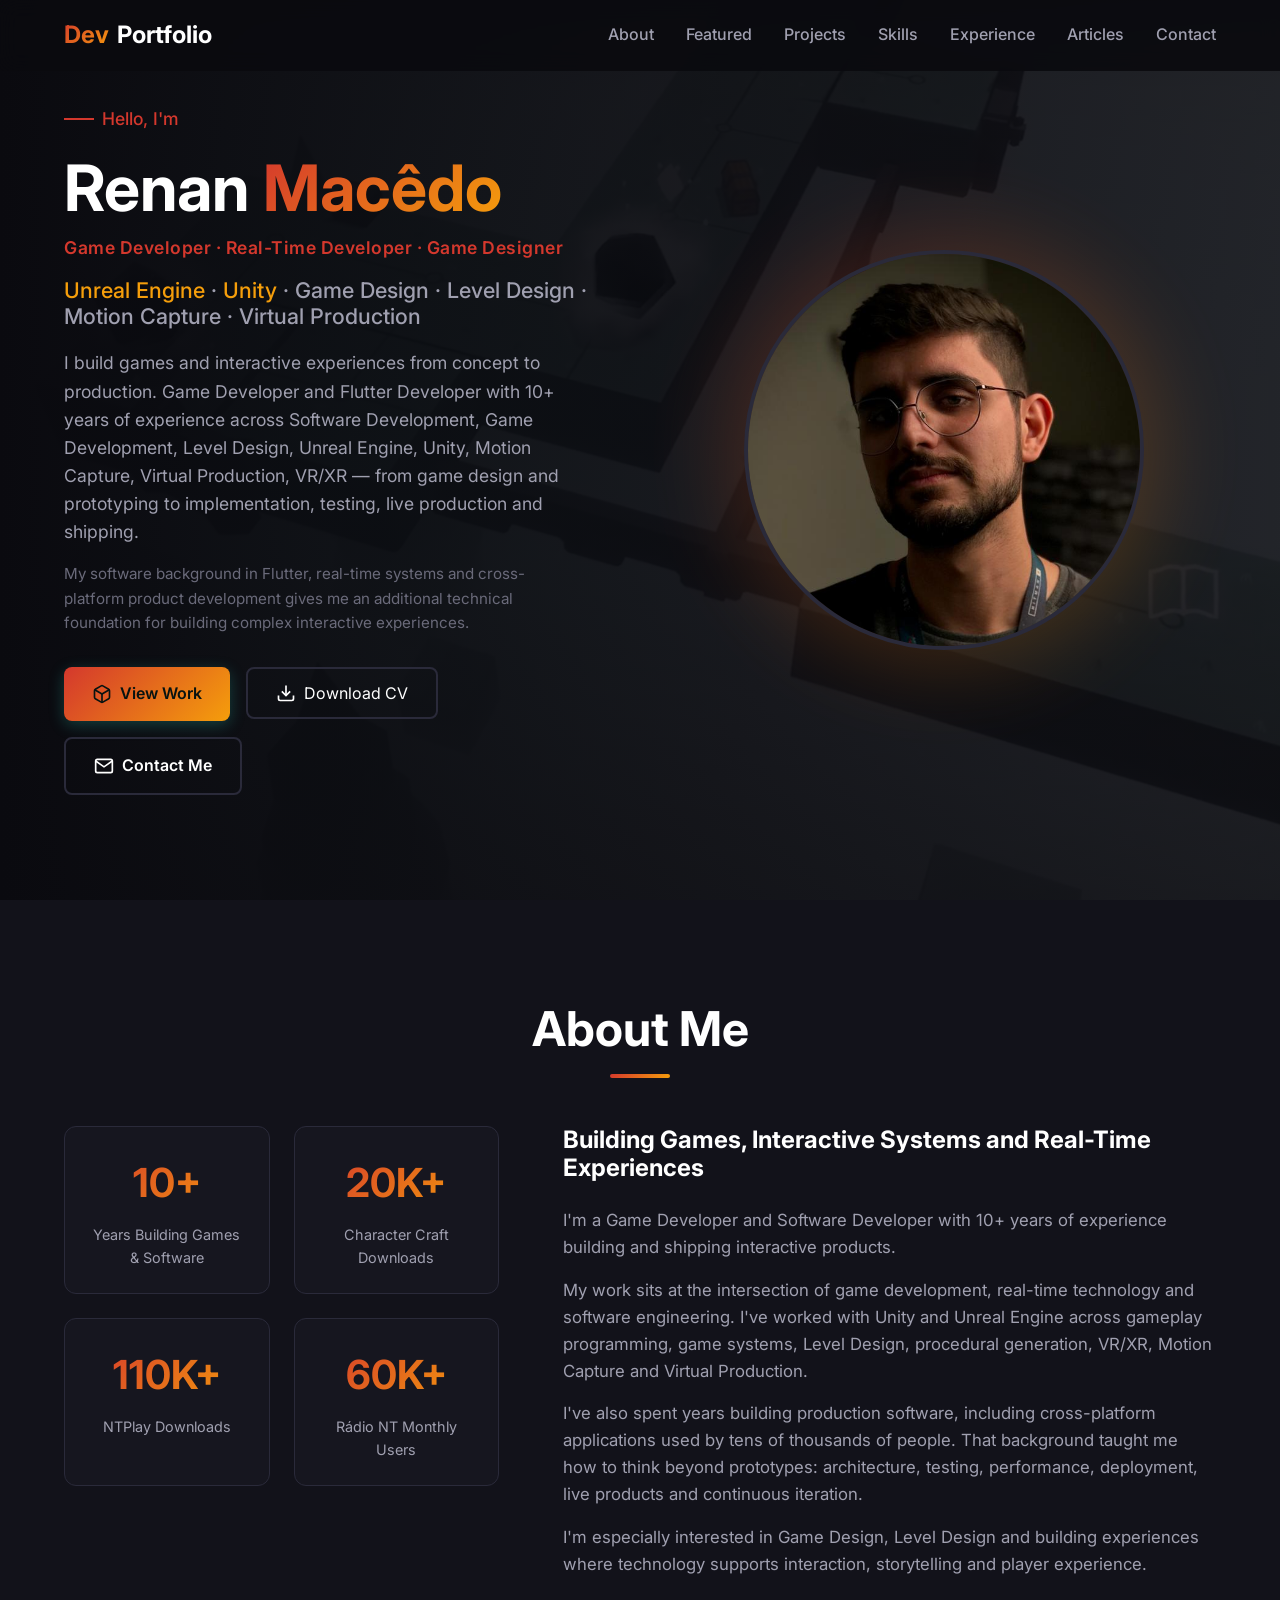
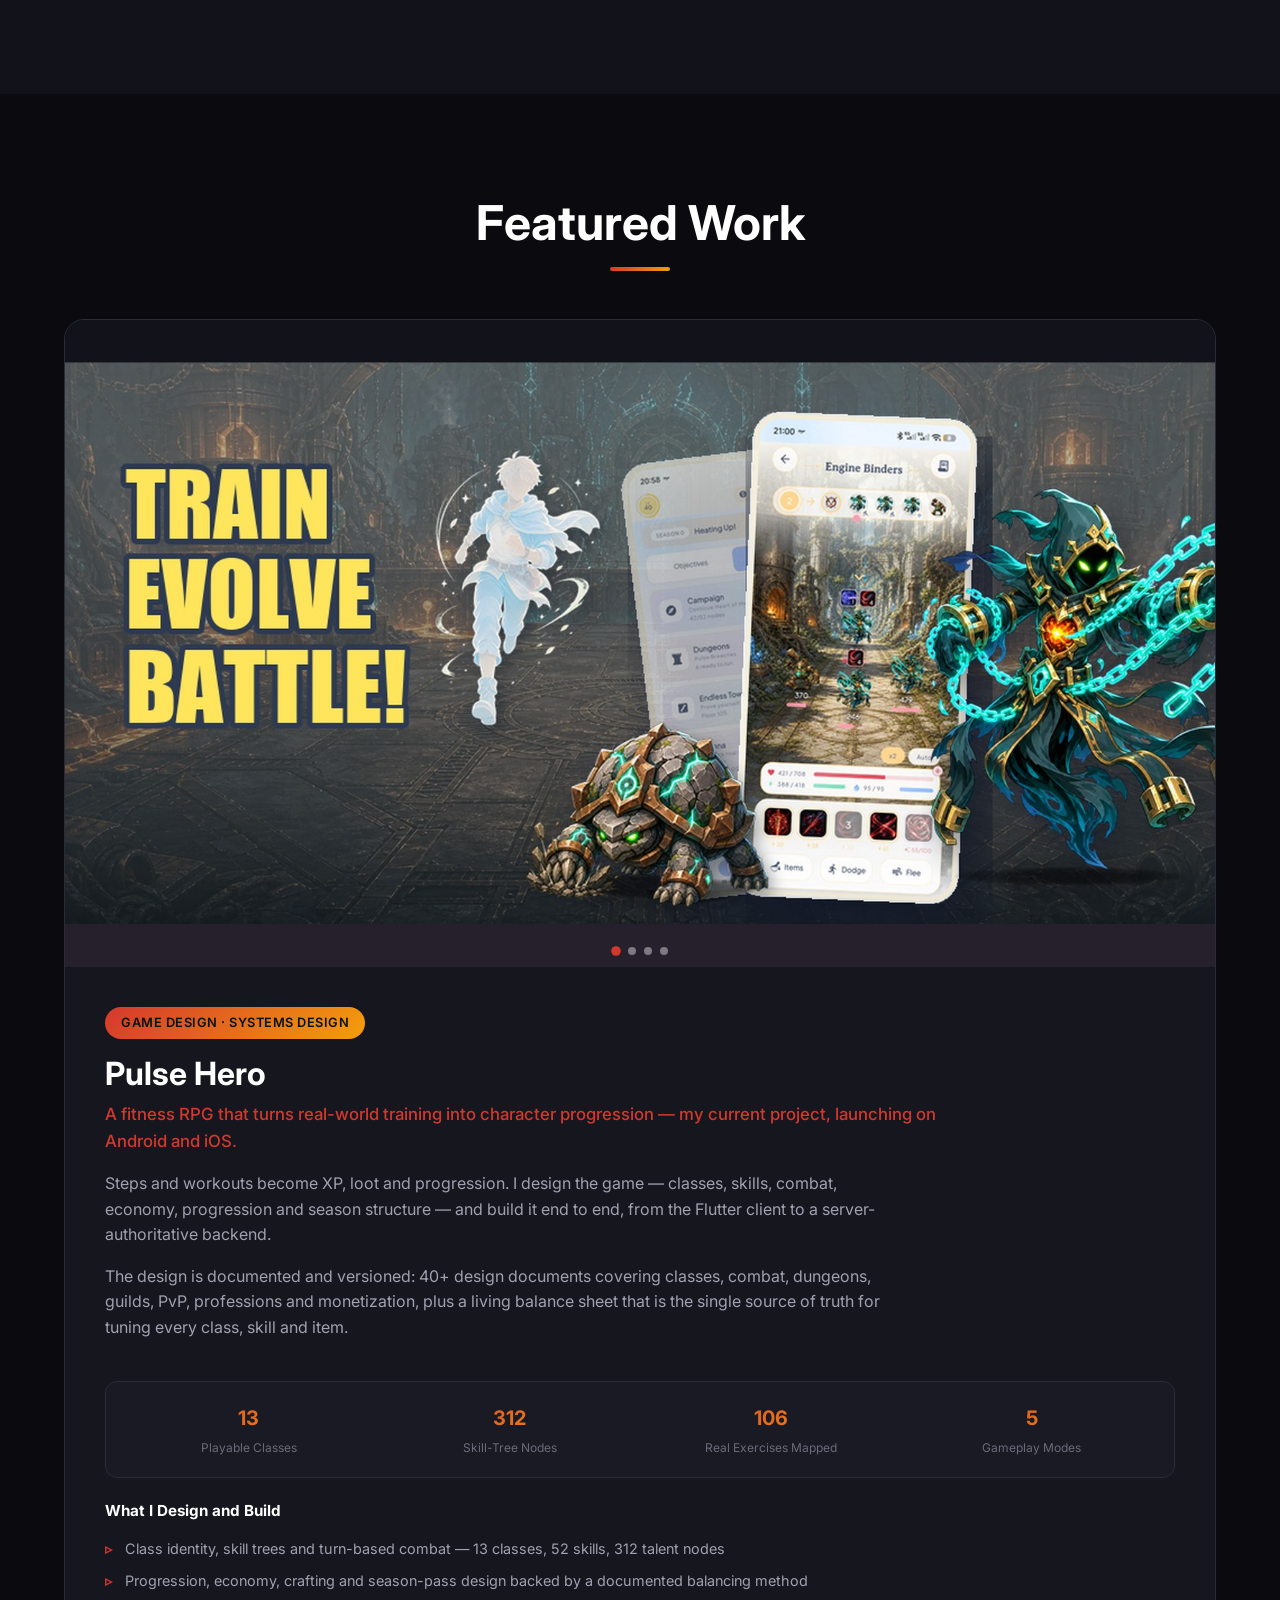
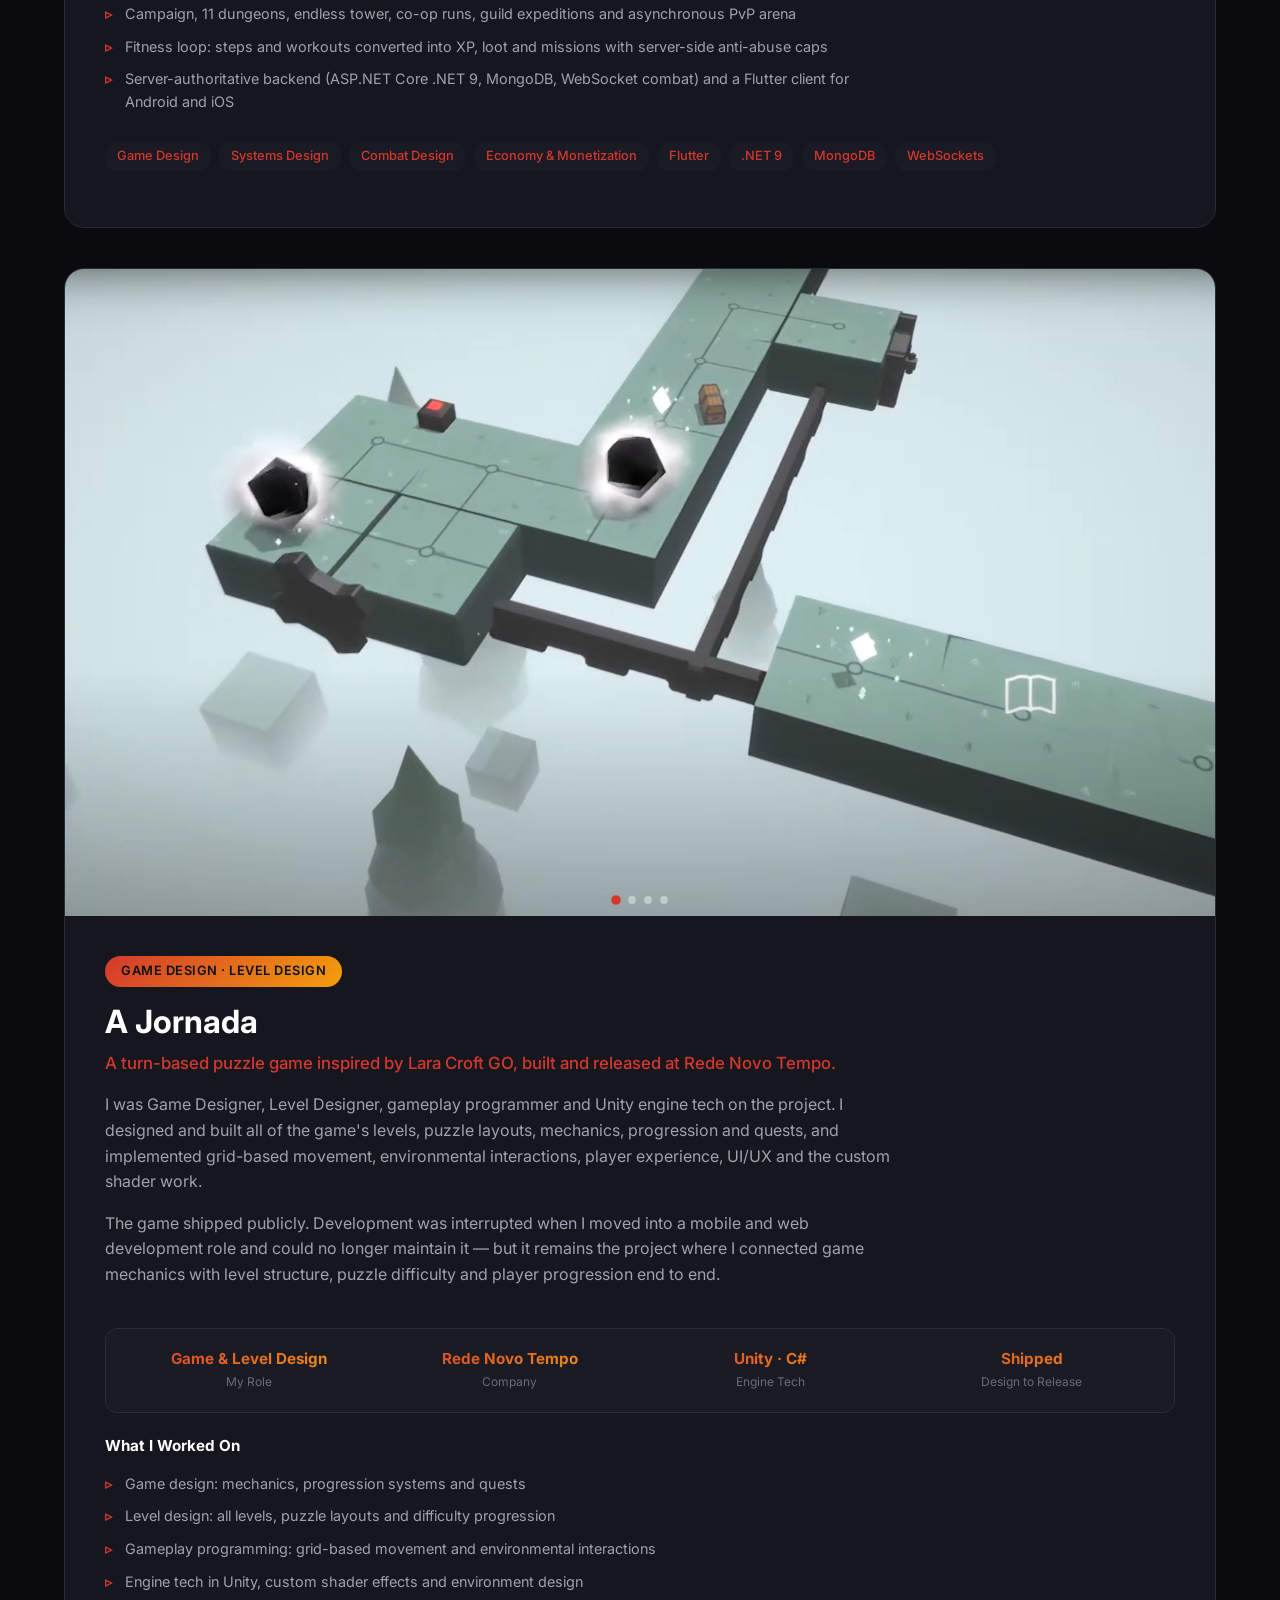
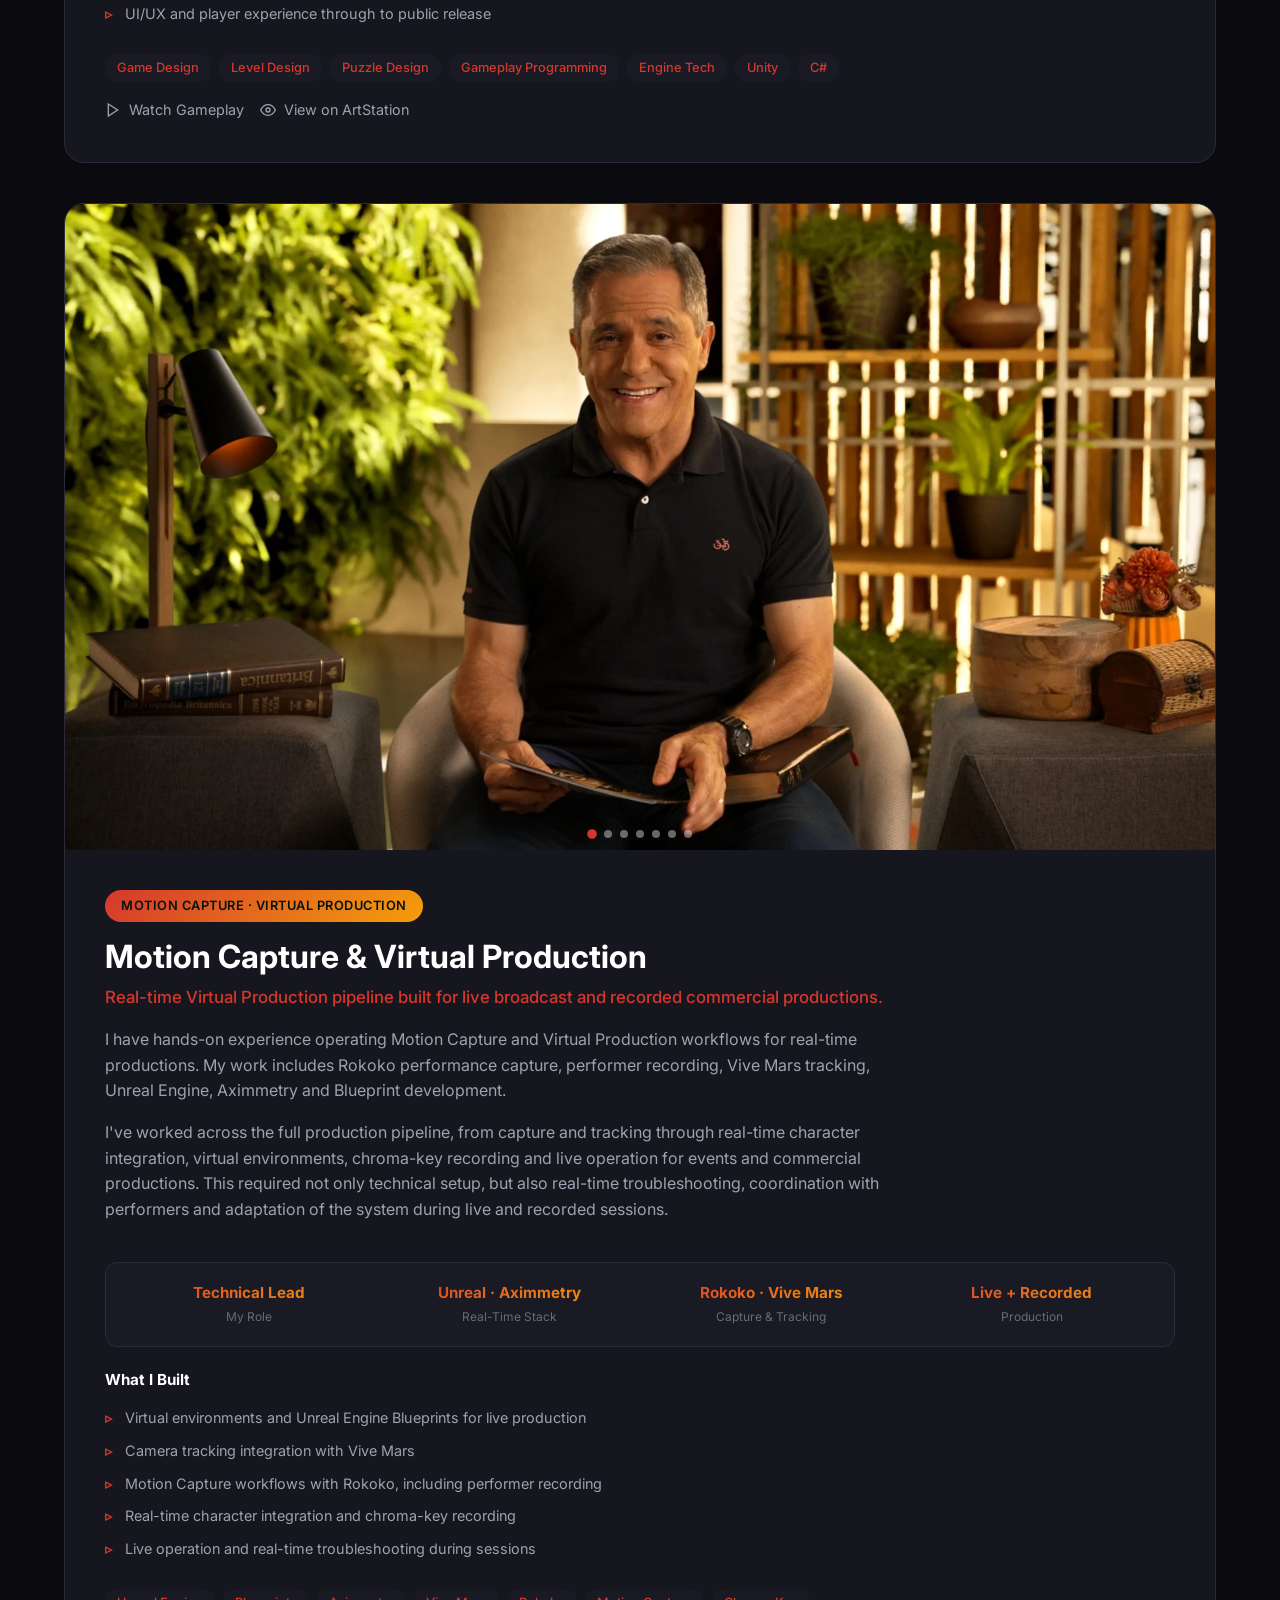
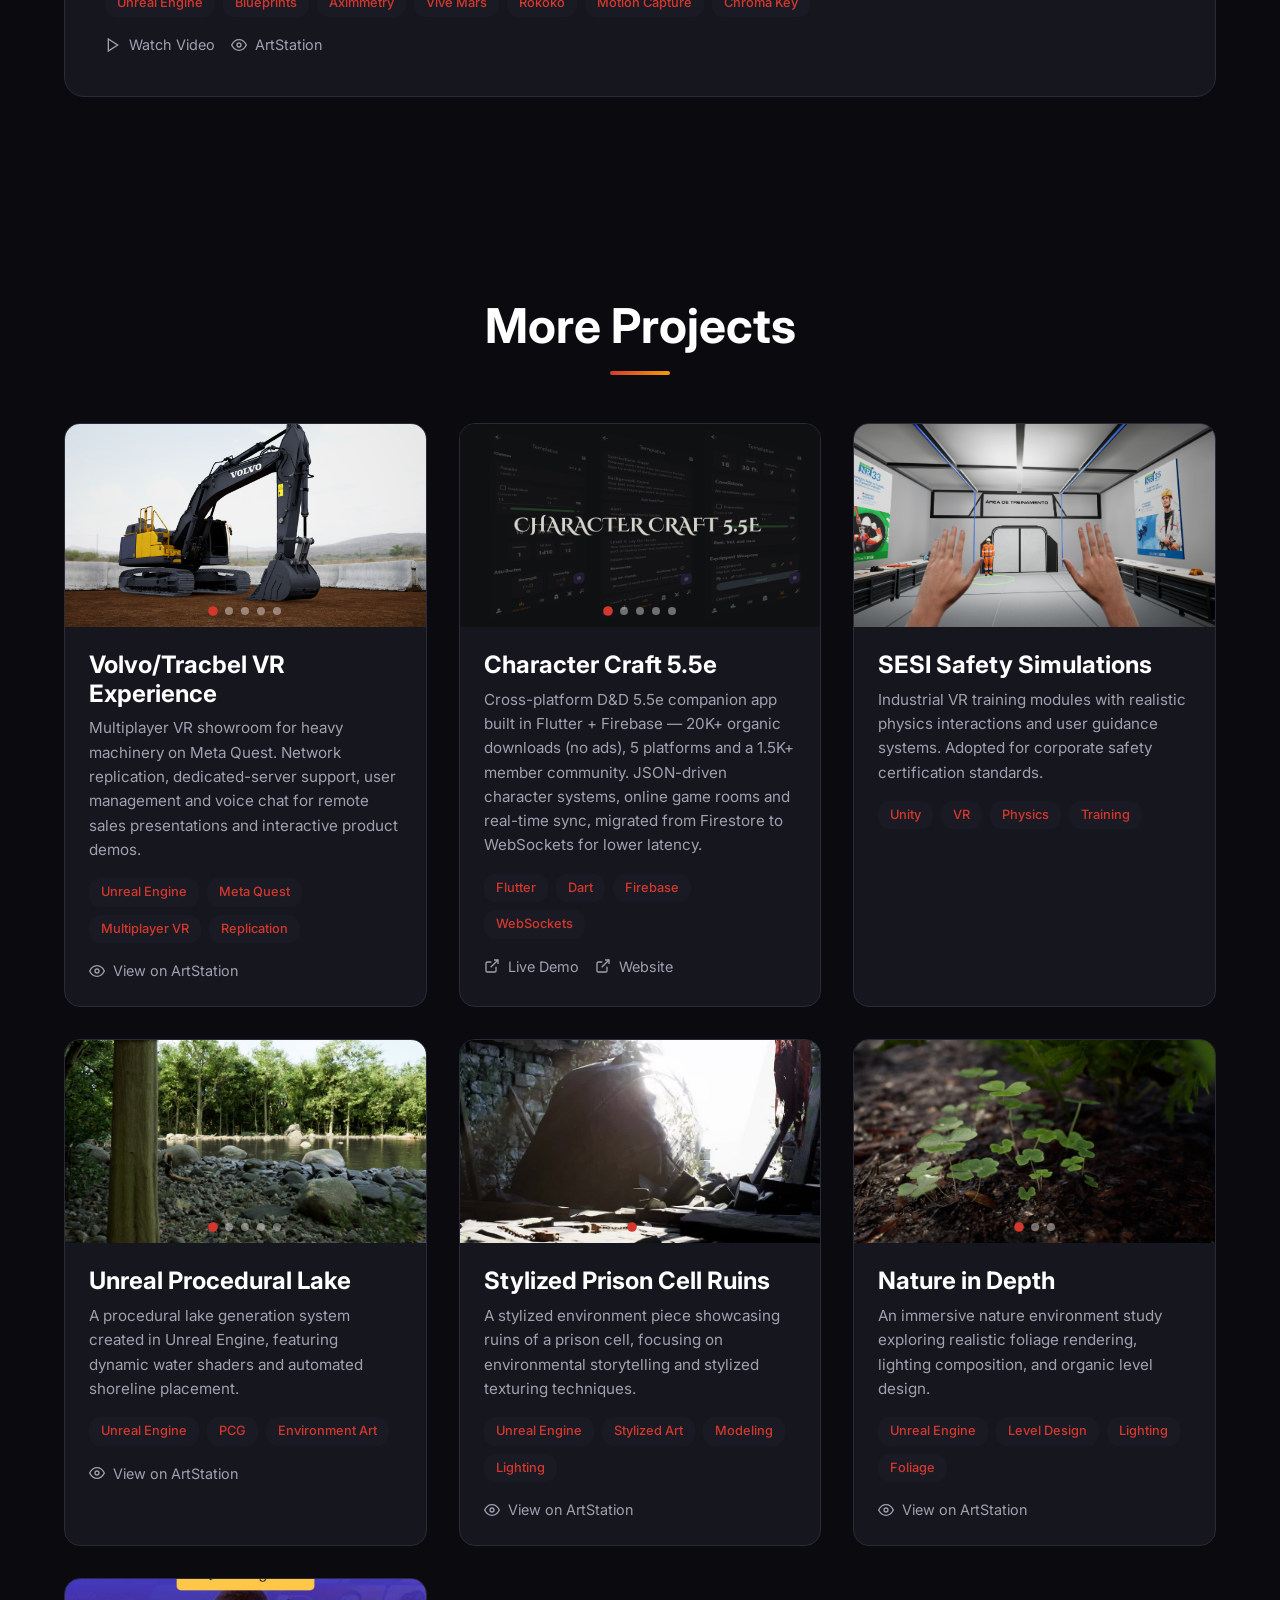
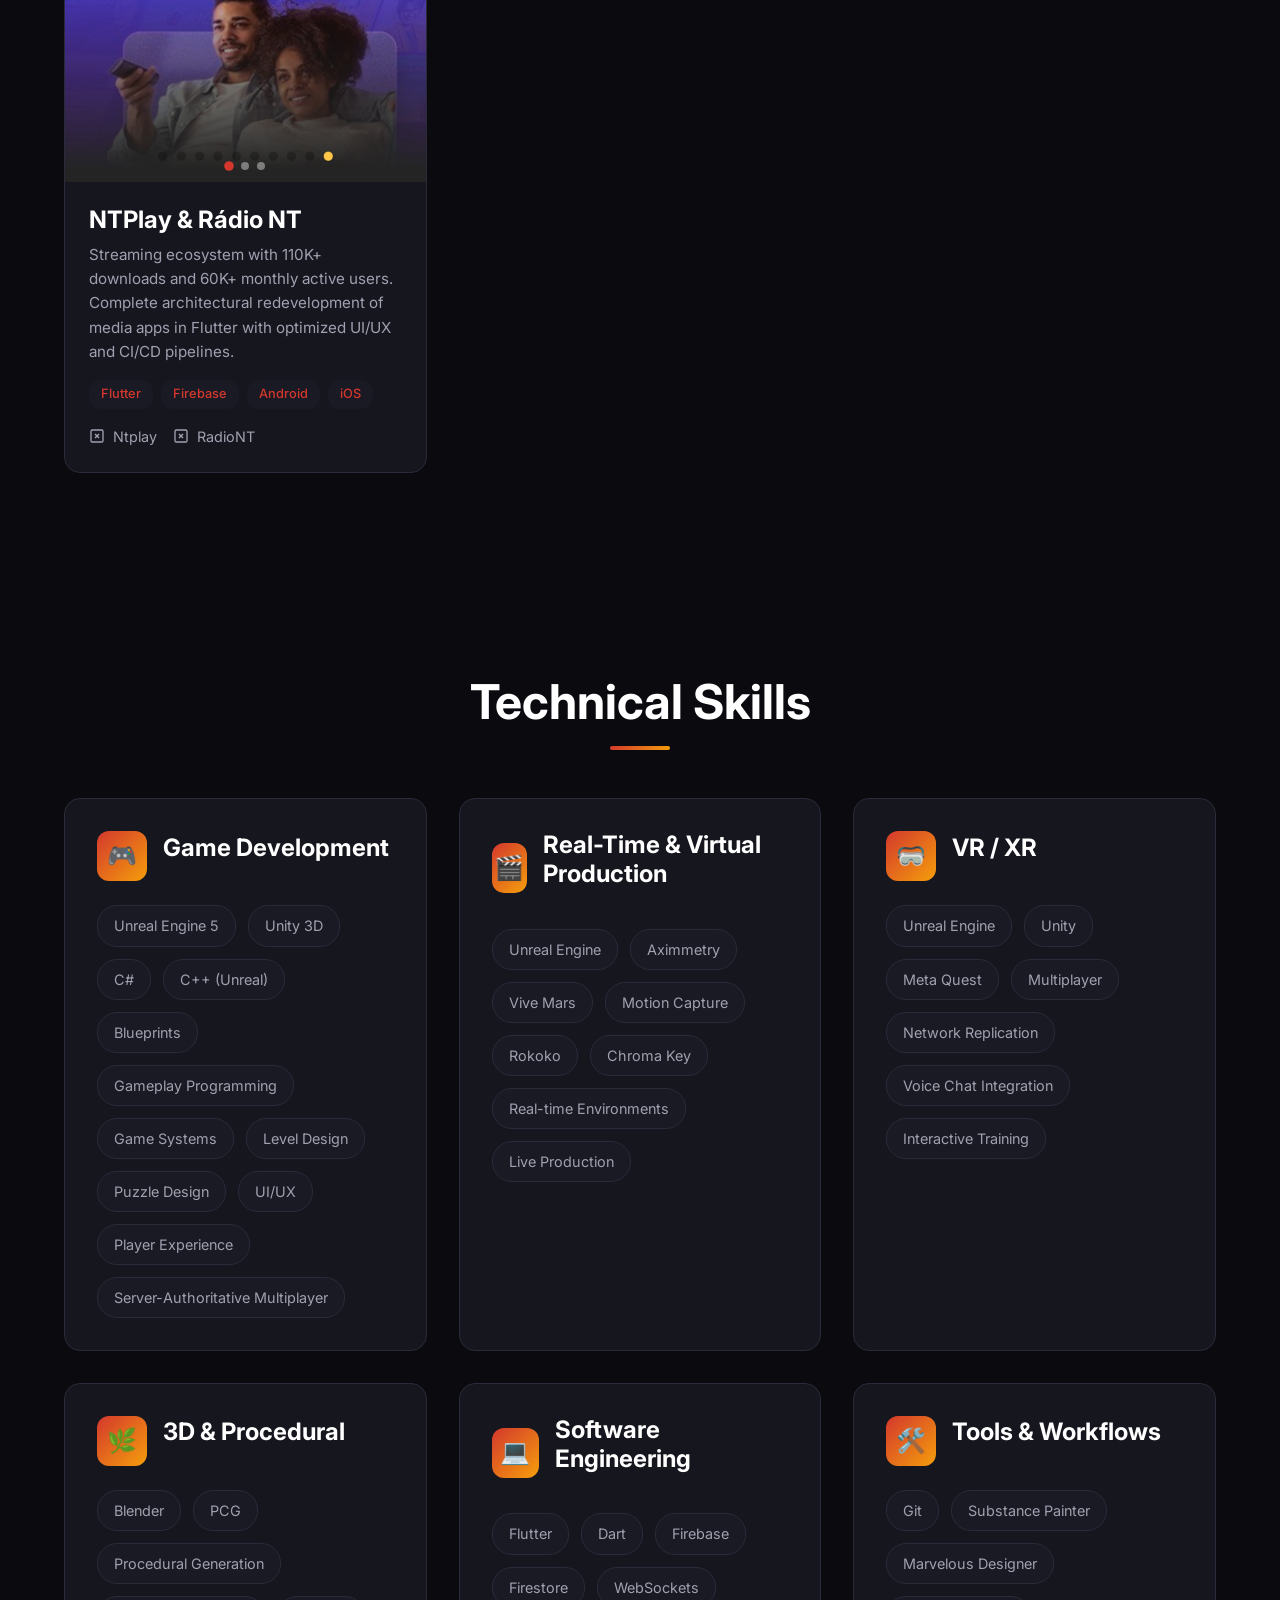
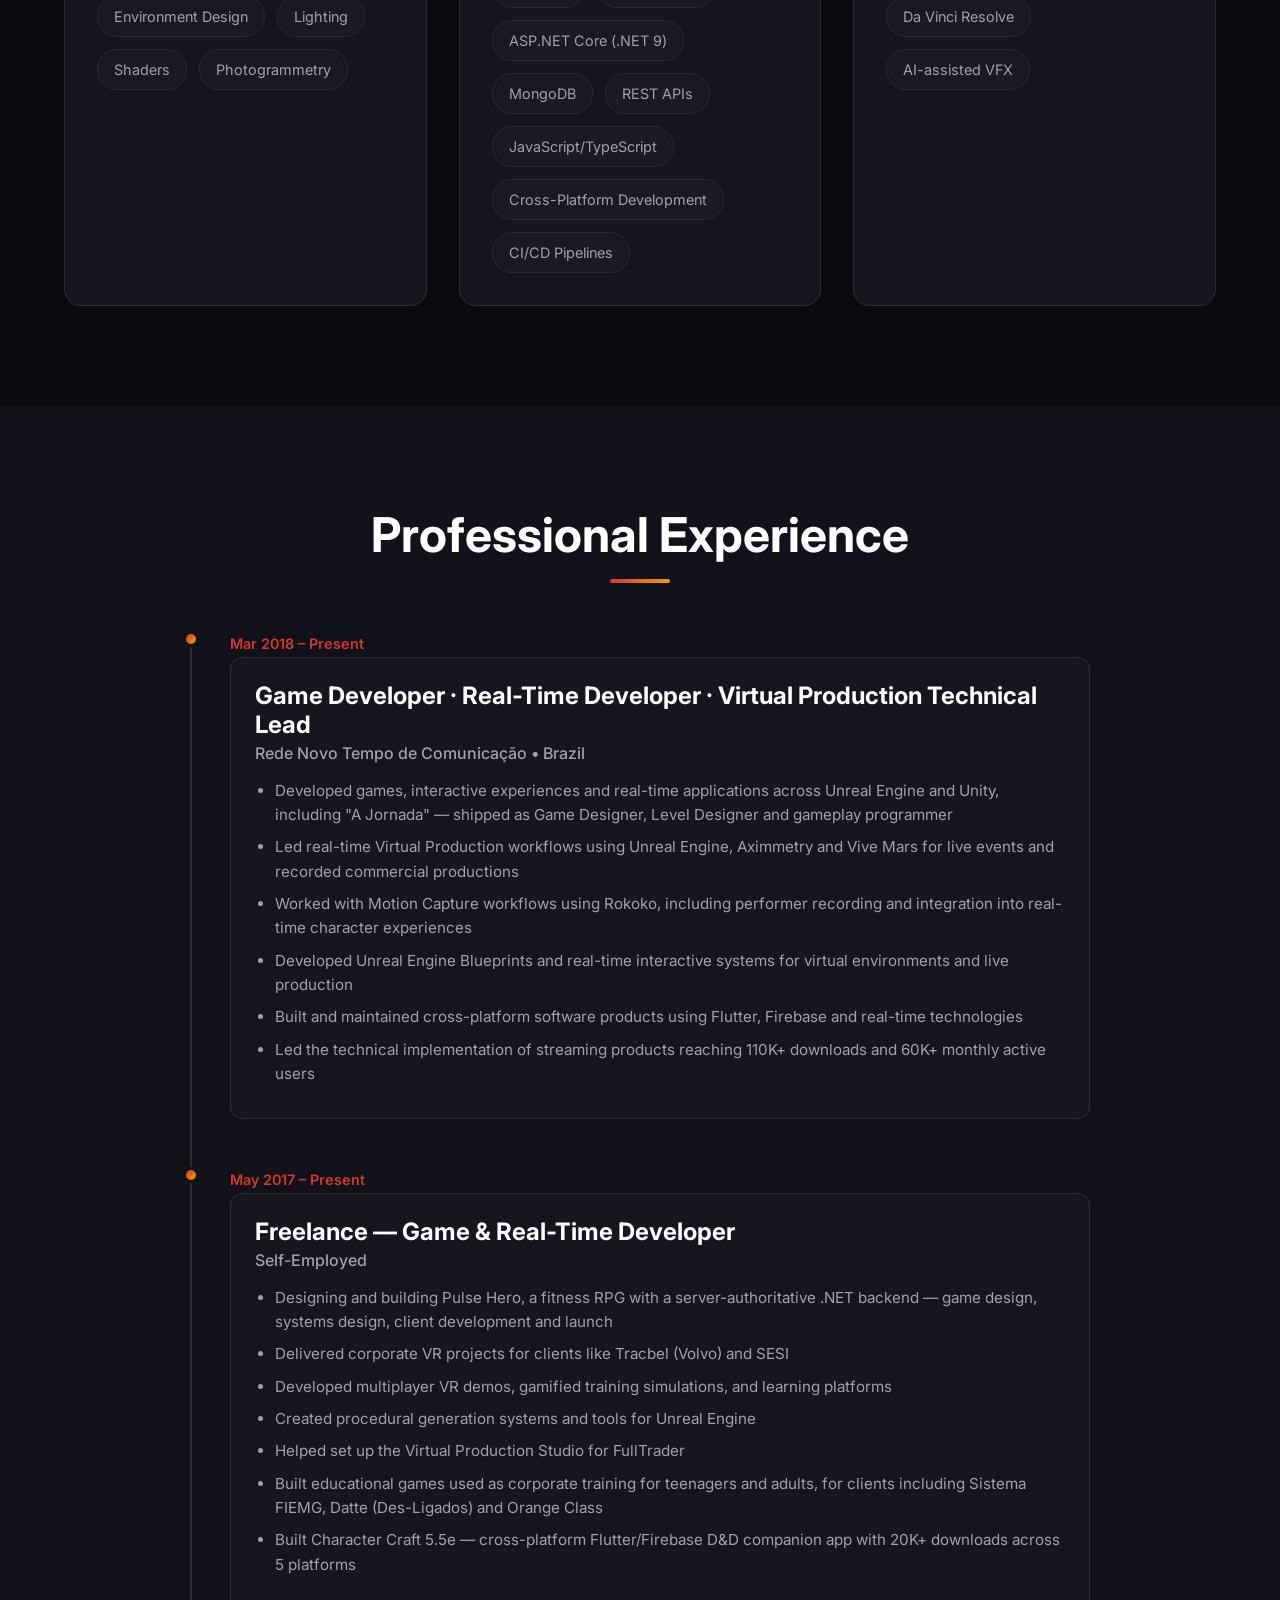
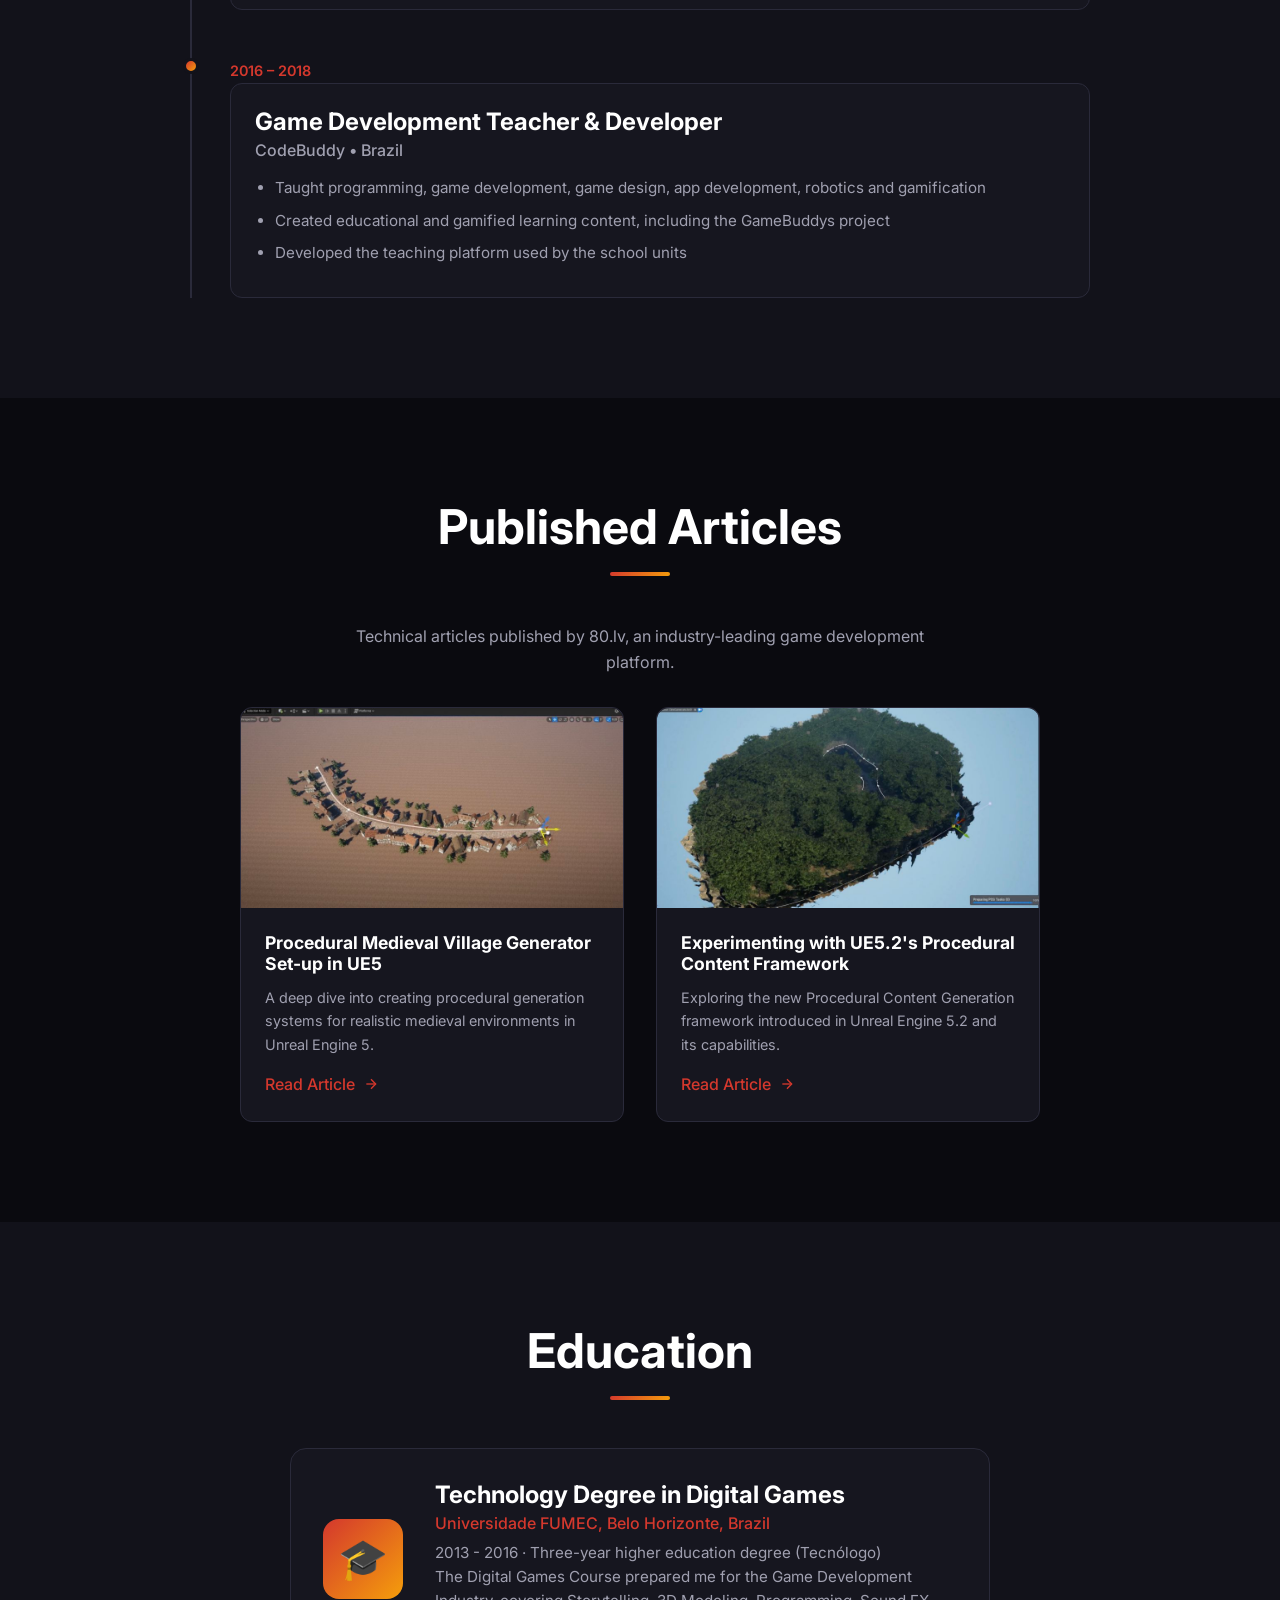
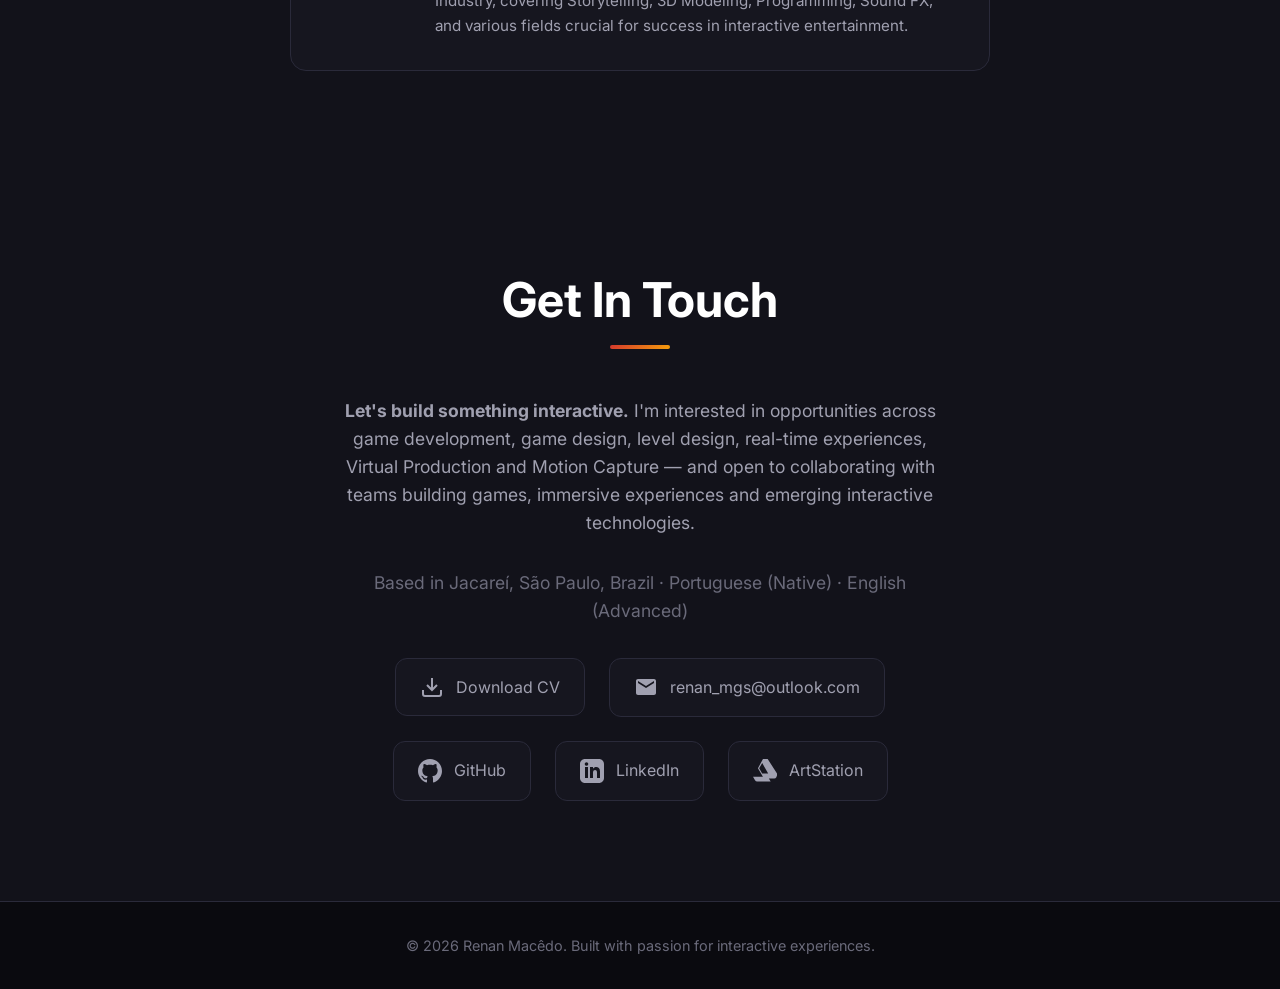
<file: index.html>
<!DOCTYPE html>
<html lang="en">

<head>
    <meta charset="UTF-8">
    <meta name="viewport" content="width=device-width, initial-scale=1.0">
    <meta name="description"
        content="Renan Macêdo - Game Developer, Game Designer & Real-Time Developer with 10+ years across Unreal Engine, Unity, gameplay, Level Design, VR/XR, Motion Capture and Virtual Production, backed by a strong software engineering background.">
    <meta name="keywords"
        content="Game Developer, Game Designer, Level Designer, Real-Time Developer, Unreal Engine, Unity, Gameplay Programming, VR Developer, XR Developer, Virtual Production, Motion Capture, Flutter Developer">
    <meta name="author" content="Renan Macêdo">
    <meta name="robots" content="index, follow">
    <link rel="canonical" href="https://renanmgs.github.io">

    <!-- Open Graph -->
    <meta property="og:title" content="Renan Macêdo - Game Developer, Game Designer & Real-Time Developer">
    <meta property="og:description"
        content="Game Developer and Real-Time Developer with 10+ years across gameplay, Level Design, Unreal Engine, Unity, Motion Capture, Virtual Production and VR/XR — plus a strong software engineering background.">
    <meta property="og:type" content="website">
    <meta property="og:url" content="https://renanmgs.github.io">
    <meta property="og:image" content="https://renanmgs.github.io/assets/images/profile.png">

    <title>Renan Macêdo | Game Developer, Game Designer &amp; Real-Time Developer</title>

    <!-- Structured Data for Search Engines & Recruiter Bots -->
    <script type="application/ld+json">
    {
        "@context": "https://schema.org",
        "@type": "Person",
        "name": "Renan Macêdo",
        "url": "https://renanmgs.github.io",
        "jobTitle": "Game Developer & Real-Time Developer",
        "description": "Game Developer, Game Designer and Real-Time Developer with 10+ years across gameplay, Level Design, Unreal Engine, Unity, Motion Capture, Virtual Production, VR/XR and software engineering.",
        "knowsAbout": ["Game Development", "Game Design", "Level Design", "Gameplay Programming", "Unreal Engine", "Unity", "Virtual Production", "Motion Capture", "VR Development", "XR", "Procedural Generation", "Real-Time Rendering", "Flutter", "Dart", "Firebase", "Cross-Platform Development"],
        "sameAs": [
            "https://github.com/renanmgs",
            "https://www.linkedin.com/in/renan-macedo-47a783192",
            "https://www.artstation.com/renan_mgs"
        ],
        "alumniOf": {
            "@type": "CollegeOrUniversity",
            "name": "Universidade FUMEC"
        },
        "email": "renan_mgs@outlook.com",
        "knowsLanguage": ["Portuguese", "English"],
        "address": {
            "@type": "PostalAddress",
            "addressLocality": "Jacareí",
            "addressRegion": "SP",
            "addressCountry": "BR"
        }
    }
    </script>

    <!-- Fonts -->
    <link rel="preconnect" href="https://fonts.googleapis.com">
    <link rel="preconnect" href="https://fonts.gstatic.com" crossorigin>
    <link href="https://fonts.googleapis.com/css2?family=Inter:wght@400;500;600;700&display=swap" rel="stylesheet">

    <!-- Styles -->
    <link rel="stylesheet" href="assets/css/style.css">

    <!-- Favicon -->
    <link rel="icon" type="image/svg+xml"
        href="data:image/svg+xml,<svg xmlns='http://www.w3.org/2000/svg' viewBox='0 0 100 100'><text y='.9em' font-size='90'>🎮</text></svg>">
</head>

<body>
    <!-- Navigation -->
    <nav class="navbar">
        <div class="container">
            <a href="#" class="nav-logo">
                <span>Dev</span> Portfolio
            </a>
            <ul class="nav-links">
                <li><a href="#about">About</a></li>
                <li><a href="#spotlight">Featured</a></li>
                <li><a href="#projects">Projects</a></li>
                <li><a href="#skills">Skills</a></li>
                <li><a href="#experience">Experience</a></li>
                <li><a href="#articles">Articles</a></li>
                <li><a href="#contact">Contact</a></li>
            </ul>
            <div class="nav-toggle">
                <span></span>
                <span></span>
                <span></span>
            </div>
        </div>
    </nav>

    <!-- Hero Section -->
    <section class="hero" id="hero">
        <div class="hero-background">
            <div class="hero-bg-slide active" style="background-image: url('assets/images/projects/ajornada-1.jpg')"></div>
            <div class="hero-bg-slide" style="background-image: url('assets/images/projects/vp-1.webp')"></div>
            <div class="hero-bg-slide" style="background-image: url('assets/images/projects/tracbel-1.jpg')"></div>
            <div class="hero-bg-slide" style="background-image: url('assets/images/projects/lake-1.jpg')"></div>
            <div class="hero-bg-slide" style="background-image: url('assets/images/projects/CC_Logo_Wide.png')"></div>
        </div>
        <div class="container">
            <div class="hero-content">
                <p class="hero-subtitle">Hello, I'm</p>
                <h1 class="hero-title">Renan <span class="highlight">Macêdo</span></h1>
                <p class="hero-jobtitle">Game Developer · Real-Time Developer · Game Designer</p>
                <h2 style="font-size: 1.35rem; color: var(--text-secondary); font-weight: 500; margin-bottom: 1.2rem;">
                    <span style="color: var(--accent-secondary);">Unreal Engine</span> · <span style="color: var(--accent-secondary);">Unity</span> · Game Design · Level Design  · Motion Capture · Virtual Production
                </h2>
                <p class="hero-description">
                    I build games and interactive experiences from concept to production. Game Developer and
                    Flutter Developer with 10+ years of experience across Software Development, Game Development, Level Design, Unreal Engine,
                    Unity, Motion Capture, Virtual Production, VR/XR — from game design and
                    prototyping to implementation, testing, live production and shipping.
                </p>
                <p class="hero-note">
                    My software background in Flutter, real-time systems and cross-platform product development gives
                    me an additional technical foundation for building complex interactive experiences.
                </p>
                <div class="hero-cta">
                    <a href="#spotlight" class="btn btn-primary">
                        <svg width="20" height="20" viewBox="0 0 24 24" fill="none" stroke="currentColor"
                            stroke-width="2">
                            <path
                                d="M21 16V8a2 2 0 0 0-1-1.73l-7-4a2 2 0 0 0-2 0l-7 4A2 2 0 0 0 3 8v8a2 2 0 0 0 1 1.73l7 4a2 2 0 0 0 2 0l7-4A2 2 0 0 0 21 16z">
                            </path>
                            <polyline points="3.27 6.96 12 12.01 20.73 6.96"></polyline>
                            <line x1="12" y1="22.08" x2="12" y2="12"></line>
                        </svg>
                        View Work
                    </a>
                    <div class="cv-dropdown">
                        <button class="btn btn-secondary dropdown-toggle" id="cvDropdownBtn">
                            <svg width="20" height="20" viewBox="0 0 24 24" fill="none" stroke="currentColor"
                                stroke-width="2">
                                <path d="M21 15v4a2 2 0 0 1-2 2H5a2 2 0 0 1-2-2v-4"></path>
                                <polyline points="7 10 12 15 17 10"></polyline>
                                <line x1="12" y1="15" x2="12" y2="3"></line>
                            </svg>
                            Download CV
                        </button>
                        <div class="cv-dropdown-menu" id="cvDropdownMenu">
                            <a href="assets/Renan_Macedo_CV_International.pdf" download class="cv-dropdown-item">International (EN)</a>
                            <a href="assets/Renan_Macedo_CV_PTBR.pdf" download class="cv-dropdown-item">Português (PT-BR)</a>
                            <div class="cv-dropdown-separator">Specialized</div>
                            <a href="assets/Renan_Macedo_GameDev_CV_EN.pdf" download class="cv-dropdown-item">Game Developer (EN)</a>
                            <a href="assets/Renan_Macedo_Flutter_CV_EN.pdf" download class="cv-dropdown-item">Flutter Developer (EN)</a>
                        </div>
                    </div>
                    <a href="#contact" class="btn btn-secondary">
                        <svg width="20" height="20" viewBox="0 0 24 24" fill="none" stroke="currentColor"
                            stroke-width="2">
                            <path d="M4 4h16c1.1 0 2 .9 2 2v12c0 1.1-.9 2-2 2H4c-1.1 0-2-.9-2-2V6c0-1.1.9-2 2-2z">
                            </path>
                            <polyline points="22,6 12,13 2,6"></polyline>
                        </svg>
                        Contact Me
                    </a>
                </div>
            </div>
            <div class="hero-image">
                <div class="hero-image-wrapper">
                    <div class="hero-image-placeholder">
                        <img src="assets/images/profile.png" alt="Renan Macêdo">
                    </div>
                </div>
            </div>
        </div>
    </section>

    <!-- About Section -->
    <section class="about" id="about">
        <div class="container">
            <h2 class="section-title fade-in">About Me</h2>
            <div class="about-content">
                <div class="about-stats fade-in">
                    <div class="stat-card">
                        <div class="stat-number">10+</div>
                        <div class="stat-label">Years Building Games &amp; Software</div>
                    </div>
                    <div class="stat-card">
                        <div class="stat-number">20K+</div>
                        <div class="stat-label">Character Craft Downloads</div>
                    </div>
                    <div class="stat-card">
                        <div class="stat-number">110K+</div>
                        <div class="stat-label">NTPlay Downloads</div>
                    </div>
                    <div class="stat-card">
                        <div class="stat-number">60K+</div>
                        <div class="stat-label">Rádio NT Monthly Users</div>
                    </div>
                </div>
                <div class="about-text fade-in">
                    <h3>Building Games, Interactive Systems and Real-Time Experiences</h3>
                    <p>
                        I'm a Game Developer and Software Developer with 10+ years of experience building and shipping
                        interactive products.
                    </p>
                    <p>
                        My work sits at the intersection of game development, real-time technology and software
                        engineering. I've worked with Unity and Unreal Engine across gameplay programming, game systems,
                        Level Design, procedural generation, VR/XR, Motion Capture and Virtual Production.
                    </p>
                    <p>
                        I've also spent years building production software, including cross-platform applications used by
                        tens of thousands of people. That background taught me how to think beyond prototypes:
                        architecture, testing, performance, deployment, live products and continuous iteration.
                    </p>
                    <p>
                        I'm especially interested in Game Design, Level Design and building experiences where technology
                        supports interaction, storytelling and player experience.
                    </p>
                </div>
            </div>
        </div>
    </section>

    <!-- Featured Work: Game Design & Virtual Production -->
    <section class="spotlight" id="spotlight">
        <div class="container">
            <h2 class="section-title fade-in">Featured Work</h2>
            <div class="spotlight-stack">

                <div class="spotlight-card fade-in">
                    <div class="spotlight-media">
                        <div class="project-carousel" data-interval="4500">
                            <div class="carousel-slides">
                                <img src="assets/images/projects/pulsehero-1.jpg"
                                    alt="Pulse Hero - Key art" class="carousel-slide active">
                                <img src="assets/images/projects/pulsehero-2.jpg"
                                    alt="Pulse Hero - Missions, training and workouts" class="carousel-slide">
                                <img src="assets/images/projects/pulsehero-3.jpg"
                                    alt="Pulse Hero - Classes, skill ladder and shop" class="carousel-slide">
                                <img src="assets/images/projects/pulsehero-4.jpg"
                                    alt="Pulse Hero - Challenges and turn-based combat" class="carousel-slide">
                            </div>
                            <div class="carousel-dots"></div>
                        </div>
                    </div>
                    <div class="spotlight-content">
                        <div class="spotlight-badge">Game Design · Systems Design</div>
                        <h3>Pulse Hero</h3>
                        <p class="spotlight-tagline">A fitness RPG that turns real-world training into character
                            progression — my current project, launching on Android and iOS.</p>
                        <p>
                            Steps and workouts become XP, loot and progression. I design the game — classes, skills,
                            combat, economy, progression and season structure — and build it end to end, from the
                            Flutter client to a server-authoritative backend.
                        </p>
                        <p>
                            The design is documented and versioned: 40+ design documents covering classes, combat,
                            dungeons, guilds, PvP, professions and monetization, plus a living balance sheet that is the
                            single source of truth for tuning every class, skill and item.
                        </p>
                        <div class="spotlight-metrics">
                            <div class="spotlight-metric">
                                <span class="spotlight-metric-number">13</span>
                                <span class="spotlight-metric-label">Playable Classes</span>
                            </div>
                            <div class="spotlight-metric">
                                <span class="spotlight-metric-number">312</span>
                                <span class="spotlight-metric-label">Skill-Tree Nodes</span>
                            </div>
                            <div class="spotlight-metric">
                                <span class="spotlight-metric-number">106</span>
                                <span class="spotlight-metric-label">Real Exercises Mapped</span>
                            </div>
                            <div class="spotlight-metric">
                                <span class="spotlight-metric-number">5</span>
                                <span class="spotlight-metric-label">Gameplay Modes</span>
                            </div>
                        </div>
                        <div class="spotlight-features">
                            <h4>What I Design and Build</h4>
                            <ul>
                                <li>Class identity, skill trees and turn-based combat — 13 classes, 52 skills, 312 talent nodes</li>
                                <li>Progression, economy, crafting and season-pass design backed by a documented balancing method</li>
                                <li>Campaign, 11 dungeons, endless tower, co-op runs, guild expeditions and asynchronous PvP arena</li>
                                <li>Fitness loop: steps and workouts converted into XP, loot and missions with server-side anti-abuse caps</li>
                                <li>Server-authoritative backend (ASP.NET Core .NET 9, MongoDB, WebSocket combat) and a Flutter client for Android and iOS</li>
                            </ul>
                        </div>
                        <div class="project-tech">
                            <span>Game Design</span>
                            <span>Systems Design</span>
                            <span>Combat Design</span>
                            <span>Economy &amp; Monetization</span>
                            <span>Flutter</span>
                            <span>.NET 9</span>
                            <span>MongoDB</span>
                            <span>WebSockets</span>
                        </div>
                    </div>
                </div>

                <div class="spotlight-card fade-in">
                    <div class="spotlight-media">
                        <div class="project-carousel" data-interval="4200">
                            <div class="carousel-slides">
                                <img src="assets/images/projects/ajornada-1.jpg"
                                    alt="A Jornada - Level Design" class="carousel-slide active">
                                <img src="assets/images/projects/ajornada-2.jpg"
                                    alt="A Jornada - Puzzle Layout" class="carousel-slide">
                                <img src="assets/images/projects/ajornada-3.jpg"
                                    alt="A Jornada - Grid-Based Movement" class="carousel-slide">
                                <img src="assets/images/projects/ajornada-4.jpg"
                                    alt="A Jornada - Environment" class="carousel-slide">
                            </div>
                            <div class="carousel-dots"></div>
                        </div>
                    </div>
                    <div class="spotlight-content">
                        <div class="spotlight-badge">Game Design · Level Design</div>
                        <h3>A Jornada</h3>
                        <p class="spotlight-tagline">A turn-based puzzle game inspired by Lara Croft GO, built and
                            released at Rede Novo Tempo.</p>
                        <p>
                            I was Game Designer, Level Designer, gameplay programmer and Unity engine tech on the
                            project. I designed and built all of the game's levels, puzzle layouts, mechanics,
                            progression and quests, and implemented grid-based movement, environmental interactions,
                            player experience, UI/UX and the custom shader work.
                        </p>
                        <p>
                            The game shipped publicly. Development was interrupted when I moved into a mobile and web
                            development role and could no longer maintain it — but it remains the project where I
                            connected game mechanics with level structure, puzzle difficulty and player progression
                            end to end.
                        </p>
                        <div class="spotlight-metrics">
                            <div class="spotlight-metric">
                                <span class="spotlight-metric-number spotlight-metric-text">Game &amp; Level Design</span>
                                <span class="spotlight-metric-label">My Role</span>
                            </div>
                            <div class="spotlight-metric">
                                <span class="spotlight-metric-number spotlight-metric-text">Rede Novo Tempo</span>
                                <span class="spotlight-metric-label">Company</span>
                            </div>
                            <div class="spotlight-metric">
                                <span class="spotlight-metric-number spotlight-metric-text">Unity · C#</span>
                                <span class="spotlight-metric-label">Engine Tech</span>
                            </div>
                            <div class="spotlight-metric">
                                <span class="spotlight-metric-number spotlight-metric-text">Shipped</span>
                                <span class="spotlight-metric-label">Design to Release</span>
                            </div>
                        </div>
                        <div class="spotlight-features">
                            <h4>What I Worked On</h4>
                            <ul>
                                <li>Game design: mechanics, progression systems and quests</li>
                                <li>Level design: all levels, puzzle layouts and difficulty progression</li>
                                <li>Gameplay programming: grid-based movement and environmental interactions</li>
                                <li>Engine tech in Unity, custom shader effects and environment design</li>
                                <li>UI/UX and player experience through to public release</li>
                            </ul>
                        </div>
                        <div class="project-tech">
                            <span>Game Design</span>
                            <span>Level Design</span>
                            <span>Puzzle Design</span>
                            <span>Gameplay Programming</span>
                            <span>Engine Tech</span>
                            <span>Unity</span>
                            <span>C#</span>
                        </div>
                        <div class="project-links">
                            <a href="https://www.youtube.com/watch?v=R7b2inrkZN0" target="_blank" rel="noopener">
                                <svg width="16" height="16" viewBox="0 0 24 24" fill="none" stroke="currentColor"
                                    stroke-width="2">
                                    <polygon points="5 3 19 12 5 21 5 3"></polygon>
                                </svg>
                                Watch Gameplay
                            </a>
                            <a href="https://renan_mgs.artstation.com/projects/rJDODL" target="_blank" rel="noopener">
                                <svg width="16" height="16" viewBox="0 0 24 24" fill="none" stroke="currentColor"
                                    stroke-width="2">
                                    <path d="M1 12s4-8 11-8 11 8 11 8-4 8-11 8-11-8-11-8z"></path>
                                    <circle cx="12" cy="12" r="3"></circle>
                                </svg>
                                View on ArtStation
                            </a>
                        </div>
                    </div>
                </div>

                <div class="spotlight-card fade-in">
                    <div class="spotlight-media">
                        <div class="project-carousel" data-interval="5000">
                            <div class="carousel-slides">
                                <img src="assets/images/projects/vp-1.webp"
                                    alt="Virtual Production - Real-time virtual environment" class="carousel-slide active">
                                <img src="assets/images/projects/vp-2.webp"
                                    alt="Virtual Production - Live studio setup" class="carousel-slide">
                                <img src="assets/images/projects/vp-3.webp"
                                    alt="Virtual Production - Camera tracking" class="carousel-slide">
                                <img src="assets/images/projects/vp-4.webp"
                                    alt="Virtual Production - Real-time rendering" class="carousel-slide">
                                <img src="assets/images/projects/vp-5.webp"
                                    alt="Motion Capture - Live performer driving a real-time virtual character on stage" class="carousel-slide">
                                <img src="assets/images/projects/vp-6.webp"
                                    alt="Motion Capture - Real-time facial and body performance close-up" class="carousel-slide">
                                <img src="assets/images/projects/vp-7.webp"
                                    alt="Motion Capture - Full pipeline from mocap suit to skeleton to final real-time character" class="carousel-slide">
                            </div>
                            <div class="carousel-dots"></div>
                        </div>
                    </div>
                    <div class="spotlight-content">
                        <div class="spotlight-badge">Motion Capture · Virtual Production</div>
                        <h3>Motion Capture &amp; Virtual Production</h3>
                        <p class="spotlight-tagline">Real-time Virtual Production pipeline built for live broadcast and
                            recorded commercial productions.</p>
                        <p>
                            I have hands-on experience operating Motion Capture and Virtual Production workflows for
                            real-time productions. My work includes Rokoko performance capture, performer recording,
                            Vive Mars tracking, Unreal Engine, Aximmetry and Blueprint development.
                        </p>
                        <p>
                            I've worked across the full production pipeline, from capture and tracking through real-time
                            character integration, virtual environments, chroma-key recording and live operation for
                            events and commercial productions. This required not only technical setup, but also
                            real-time troubleshooting, coordination with performers and adaptation of the system during
                            live and recorded sessions.
                        </p>
                        <div class="spotlight-metrics">
                            <div class="spotlight-metric">
                                <span class="spotlight-metric-number spotlight-metric-text">Technical Lead</span>
                                <span class="spotlight-metric-label">My Role</span>
                            </div>
                            <div class="spotlight-metric">
                                <span class="spotlight-metric-number spotlight-metric-text">Unreal · Aximmetry</span>
                                <span class="spotlight-metric-label">Real-Time Stack</span>
                            </div>
                            <div class="spotlight-metric">
                                <span class="spotlight-metric-number spotlight-metric-text">Rokoko · Vive Mars</span>
                                <span class="spotlight-metric-label">Capture &amp; Tracking</span>
                            </div>
                            <div class="spotlight-metric">
                                <span class="spotlight-metric-number spotlight-metric-text">Live + Recorded</span>
                                <span class="spotlight-metric-label">Production</span>
                            </div>
                        </div>
                        <div class="spotlight-features">
                            <h4>What I Built</h4>
                            <ul>
                                <li>Virtual environments and Unreal Engine Blueprints for live production</li>
                                <li>Camera tracking integration with Vive Mars</li>
                                <li>Motion Capture workflows with Rokoko, including performer recording</li>
                                <li>Real-time character integration and chroma-key recording</li>
                                <li>Live operation and real-time troubleshooting during sessions</li>
                            </ul>
                        </div>
                        <div class="project-tech">
                            <span>Unreal Engine</span>
                            <span>Blueprints</span>
                            <span>Aximmetry</span>
                            <span>Vive Mars</span>
                            <span>Rokoko</span>
                            <span>Motion Capture</span>
                            <span>Chroma Key</span>
                        </div>
                        <div class="project-links">
                            <a href="https://www.youtube.com/watch?v=JDKF9mtlYRU" target="_blank" rel="noopener">
                                <svg width="16" height="16" viewBox="0 0 24 24" fill="none" stroke="currentColor"
                                    stroke-width="2">
                                    <polygon points="5 3 19 12 5 21 5 3"></polygon>
                                </svg>
                                Watch Video
                            </a>
                            <a href="https://www.artstation.com/renan_mgs" target="_blank" rel="noopener">
                                <svg width="16" height="16" viewBox="0 0 24 24" fill="none" stroke="currentColor"
                                    stroke-width="2">
                                    <path d="M1 12s4-8 11-8 11 8 11 8-4 8-11 8-11-8-11-8z"></path>
                                    <circle cx="12" cy="12" r="3"></circle>
                                </svg>
                                ArtStation
                            </a>
                        </div>
                    </div>
                </div>

            </div>
        </div>
    </section>

    <!-- Projects Section -->
    <section class="projects" id="projects">
        <div class="container">
            <h2 class="section-title fade-in">More Projects</h2>
            <div class="projects-grid">

                <article class="project-card fade-in">
                    <div class="project-carousel" data-interval="4500">
                        <div class="carousel-slides">
                            <img src="assets/images/projects/tracbel-1.jpg" alt="Tracbel VR - Screenshot 1"
                                class="carousel-slide active">
                            <img src="assets/images/projects/tracbel-2.jpg" alt="Tracbel VR - Screenshot 2"
                                class="carousel-slide">
                            <img src="assets/images/projects/tracbel-3.jpg" alt="Tracbel VR - Screenshot 3"
                                class="carousel-slide">
                            <img src="assets/images/projects/tracbel-4.jpg" alt="Tracbel VR - Screenshot 4"
                                class="carousel-slide">
                            <img src="assets/images/projects/tracbel-5.jpg" alt="Tracbel VR - Screenshot 5"
                                class="carousel-slide">
                        </div>
                        <div class="carousel-dots"></div>
                    </div>
                    <div class="project-content">
                        <h3>Volvo/Tracbel VR Experience</h3>
                        <p>Multiplayer VR showroom for heavy machinery on Meta Quest. Network replication,
                            dedicated-server support, user management and voice chat for remote sales presentations and
                            interactive product demos.</p>
                        <div class="project-tech">
                            <span>Unreal Engine</span>
                            <span>Meta Quest</span>
                            <span>Multiplayer VR</span>
                            <span>Replication</span>
                        </div>
                        <div class="project-links">
                            <a href="https://www.artstation.com/renan_mgs" target="_blank" rel="noopener">
                                <svg width="16" height="16" viewBox="0 0 24 24" fill="none" stroke="currentColor"
                                    stroke-width="2">
                                    <path d="M1 12s4-8 11-8 11 8 11 8-4 8-11 8-11-8-11-8z"></path>
                                    <circle cx="12" cy="12" r="3"></circle>
                                </svg>
                                View on ArtStation
                            </a>
                        </div>
                    </div>
                </article>

                <article class="project-card fade-in">
                    <div class="project-carousel" data-interval="4000">
                        <div class="carousel-slides">
                            <img src="assets/images/projects/charactercraft-1.jpg"
                                alt="Character Craft 5.5e - Screenshot 1" class="carousel-slide active">
                            <img src="assets/images/projects/charactercraft-2.jpg"
                                alt="Character Craft 5.5e - Screenshot 2" class="carousel-slide">
                            <img src="assets/images/projects/charactercraft-3.jpg"
                                alt="Character Craft 5.5e - Screenshot 3" class="carousel-slide">
                            <img src="assets/images/projects/charactercraft-4.jpg"
                                alt="Character Craft 5.5e - Screenshot 4" class="carousel-slide">
                            <img src="assets/images/projects/charactercraft-5.jpg"
                                alt="Character Craft 5.5e - Screenshot 5" class="carousel-slide">
                        </div>
                        <div class="carousel-dots"></div>
                    </div>
                    <div class="project-content">
                        <h3>Character Craft 5.5e</h3>
                        <p>Cross-platform D&D 5.5e companion app built in Flutter + Firebase — 20K+ organic downloads
                            (no ads), 5 platforms and a 1.5K+ member community. JSON-driven character systems, online
                            game rooms and real-time sync, migrated from Firestore to WebSockets for lower latency.</p>
                        <div class="project-tech">
                            <span>Flutter</span>
                            <span>Dart</span>
                            <span>Firebase</span>
                            <span>WebSockets</span>
                        </div>
                        <div class="project-links">
                            <a href="https://renanmgs.github.io/CharacterCraft_5.5e_Public/" target="_blank"
                                rel="noopener">
                                <svg width="16" height="16" viewBox="0 0 24 24" fill="none" stroke="currentColor"
                                    stroke-width="2">
                                    <path d="M18 13v6a2 2 0 0 1-2 2H5a2 2 0 0 1-2-2V8a2 2 0 0 1 2-2h6"></path>
                                    <polyline points="15 3 21 3 21 9"></polyline>
                                    <line x1="10" y1="14" x2="21" y2="3"></line>
                                </svg>
                                Live Demo
                            </a>
                            <a href="https://charactercraftapp.com/" target="_blank" rel="noopener">
                                <svg width="16" height="16" viewBox="0 0 24 24" fill="none" stroke="currentColor"
                                    stroke-width="2">
                                    <path d="M18 13v6a2 2 0 0 1-2 2H5a2 2 0 0 1-2-2V8a2 2 0 0 1 2-2h6"></path>
                                    <polyline points="15 3 21 3 21 9"></polyline>
                                    <line x1="10" y1="14" x2="21" y2="3"></line>
                                </svg>
                                Website
                            </a>
                        </div>
                    </div>
                </article>

                <article class="project-card fade-in">
                    <div class="project-image">
                        <img src="assets/images/projects/sesi-1.jpg" alt="SESI VR Training">
                    </div>
                    <div class="project-content">
                        <h3>SESI Safety Simulations</h3>
                        <p>Industrial VR training modules with realistic physics interactions and user guidance systems.
                            Adopted for corporate safety certification standards.</p>
                        <div class="project-tech">
                            <span>Unity</span>
                            <span>VR</span>
                            <span>Physics</span>
                            <span>Training</span>
                        </div>

                    </div>
                </article>

                <article class="project-card fade-in">
                    <div class="project-carousel" data-interval="5500">
                        <div class="carousel-slides">
                            <img src="assets/images/projects/lake-1.jpg" alt="Virtual Production Lake- Screenshot 1"
                                class="carousel-slide active">
                            <img src="assets/images/projects/lake-2.jpg" alt="Virtual Production Lake- Screenshot 2"
                                class="carousel-slide">
                            <img src="assets/images/projects/lake-3.jpg" alt="Virtual Production Lake- Screenshot 3"
                                class="carousel-slide">
                            <img src="assets/images/projects/lake-4.jpg" alt="Virtual Production Lake- Screenshot 4"
                                class="carousel-slide">
                            <img src="assets/images/projects/lake-5.jpg" alt="Virtual Production Lake- Screenshot 4"
                                class="carousel-slide">
                        </div>
                        <div class="carousel-dots"></div>
                    </div>

                    <div class="project-content">
                        <h3>Unreal Procedural Lake</h3>
                        <p>A procedural lake generation system created in Unreal Engine, featuring dynamic water shaders
                            and automated shoreline placement.</p>
                        <div class="project-tech">
                            <span>Unreal Engine</span>
                            <span>PCG</span>
                            <span>Environment Art</span>
                        </div>
                        <div class="project-links">
                            <a href="https://renan_mgs.artstation.com/projects/oby9ZJ" target="_blank" rel="noopener">
                                <svg width="16" height="16" viewBox="0 0 24 24" fill="none" stroke="currentColor"
                                    stroke-width="2">
                                    <path d="M1 12s4-8 11-8 11 8 11 8-4 8-11 8-11-8-11-8z"></path>
                                    <circle cx="12" cy="12" r="3"></circle>
                                </svg>
                                View on ArtStation
                            </a>
                        </div>
                    </div>
                </article>

                <article class="project-card fade-in">
                    <div class="project-carousel" data-interval="5500">
                        <div class="carousel-slides">
                            <img src="assets/images/projects/prison-1.jpg" alt="Virtual Production Prison- Screenshot 1"
                                class="carousel-slide active">
                            <img src="assets/images/projects/prison-2.jpg" alt="Virtual Production Prison- Screenshot 2"
                                class="carousel-slide">

                        </div>
                        <div class="carousel-dots"></div>
                    </div>
                    <div class="project-content">
                        <h3>Stylized Prison Cell Ruins</h3>
                        <p>A stylized environment piece showcasing ruins of a prison cell, focusing on environmental
                            storytelling and stylized texturing techniques.</p>
                        <div class="project-tech">
                            <span>Unreal Engine</span>
                            <span>Stylized Art</span>
                            <span>Modeling</span>
                            <span>Lighting</span>
                        </div>
                        <div class="project-links">
                            <a href="https://renan_mgs.artstation.com/projects/KeBRYo" target="_blank" rel="noopener">
                                <svg width="16" height="16" viewBox="0 0 24 24" fill="none" stroke="currentColor"
                                    stroke-width="2">
                                    <path d="M1 12s4-8 11-8 11 8 11 8-4 8-11 8-11-8-11-8z"></path>
                                    <circle cx="12" cy="12" r="3"></circle>
                                </svg>
                                View on ArtStation
                            </a>
                        </div>
                    </div>
                </article>

                <article class="project-card fade-in">
                    <div class="project-carousel" data-interval="5500">
                        <div class="carousel-slides">
                            <img src="assets/images/projects/nature-1.jpeg"
                                alt="Virtual Production Nature- Screenshot 1" class="carousel-slide active">
                            <img src="assets/images/projects/nature-2.jpg" alt="Virtual Production Nature- Screenshot 2"
                                class="carousel-slide">
                            <img src="assets/images/projects/nature-3.jpeg"
                                alt="Virtual Production Nature- Screenshot 2" class="carousel-slide">
                        </div>
                        <div class="carousel-dots"></div>
                    </div>
                    <div class="project-content">
                        <h3>Nature in Depth</h3>
                        <p>An immersive nature environment study exploring realistic foliage rendering, lighting
                            composition, and organic level design.</p>
                        <div class="project-tech">
                            <span>Unreal Engine</span>
                            <span>Level Design</span>
                            <span>Lighting</span>
                            <span>Foliage</span>
                        </div>
                        <div class="project-links">
                            <a href="https://renan_mgs.artstation.com/projects/yD6EE3" target="_blank" rel="noopener">
                                <svg width="16" height="16" viewBox="0 0 24 24" fill="none" stroke="currentColor"
                                    stroke-width="2">
                                    <path d="M1 12s4-8 11-8 11 8 11 8-4 8-11 8-11-8-11-8z"></path>
                                    <circle cx="12" cy="12" r="3"></circle>
                                </svg>
                                View on ArtStation
                            </a>
                        </div>
                    </div>
                </article>

                <article class="project-card fade-in">
                    <div class="project-carousel" data-interval="5000">
                        <div class="carousel-slides">
                            <img src="assets/images/projects/ntplay-1.jpg" alt="NTPlay - Screenshot 1"
                                class="carousel-slide active">
                            <img src="assets/images/projects/ntplay-2.jpg" alt="NTPlay - Screenshot 2"
                                class="carousel-slide">
                            <img src="assets/images/projects/ntplay-3.jpg" alt="NTPlay - Screenshot 3"
                                class="carousel-slide">
                        </div>
                        <div class="carousel-dots"></div>
                    </div>
                    <div class="project-content">
                        <h3>NTPlay & Rádio NT</h3>
                        <p>Streaming ecosystem with 110K+ downloads and 60K+ monthly active users. Complete
                            architectural redevelopment of media apps in Flutter with optimized UI/UX and CI/CD
                            pipelines.</p>
                        <div class="project-tech">
                            <span>Flutter</span>
                            <span>Firebase</span>
                            <span>Android</span>
                            <span>iOS</span>
                        </div>
                        <div class="project-links">
                            <a href="https://web.archive.org/web/20250321144718/https://play.google.com/store/apps/details?id=com.ntplay.app"
                                target="_blank" rel="noopener">
                                <svg width="16" height="16" viewBox="0 0 24 24" fill="none" stroke="currentColor"
                                    stroke-width="2">
                                    <rect x="3" y="3" width="18" height="18" rx="2" ry="2"></rect>
                                    <line x1="9" y1="9" x2="15" y2="15"></line>
                                    <line x1="15" y1="9" x2="9" y2="15"></line>
                                </svg>
                                Ntplay
                            </a>
                            <a href="https://play.google.com/store/apps/details?id=com.novotempo.radio" target="_blank"
                                rel="noopener">
                                <svg width="16" height="16" viewBox="0 0 24 24" fill="none" stroke="currentColor"
                                    stroke-width="2">
                                    <rect x="3" y="3" width="18" height="18" rx="2" ry="2"></rect>
                                    <line x1="9" y1="9" x2="15" y2="15"></line>
                                    <line x1="15" y1="9" x2="9" y2="15"></line>
                                </svg>
                                RadioNT
                            </a>
                        </div>
                    </div>
                </article>

            </div>
        </div>
    </section>

    <!-- Skills Section -->
    <section class="skills" id="skills">
        <div class="container">
            <h2 class="section-title fade-in">Technical Skills</h2>
            <div class="skills-grid">
                <div class="skill-category fade-in">
                    <div class="skill-category-header">
                        <div class="skill-icon">🎮</div>
                        <h3>Game Development</h3>
                    </div>
                    <div class="skill-tags">
                        <span class="skill-tag">Unreal Engine 5</span>
                        <span class="skill-tag">Unity 3D</span>
                        <span class="skill-tag">C#</span>
                        <span class="skill-tag">C++ (Unreal)</span>
                        <span class="skill-tag">Blueprints</span>
                        <span class="skill-tag">Gameplay Programming</span>
                        <span class="skill-tag">Game Systems</span>
                        <span class="skill-tag">Level Design</span>
                        <span class="skill-tag">Puzzle Design</span>
                        <span class="skill-tag">UI/UX</span>
                        <span class="skill-tag">Player Experience</span>
                        <span class="skill-tag">Server-Authoritative Multiplayer</span>
                    </div>
                </div>

                <div class="skill-category fade-in">
                    <div class="skill-category-header">
                        <div class="skill-icon">🎬</div>
                        <h3>Real-Time &amp; Virtual Production</h3>
                    </div>
                    <div class="skill-tags">
                        <span class="skill-tag">Unreal Engine</span>
                        <span class="skill-tag">Aximmetry</span>
                        <span class="skill-tag">Vive Mars</span>
                        <span class="skill-tag">Motion Capture</span>
                        <span class="skill-tag">Rokoko</span>
                        <span class="skill-tag">Chroma Key</span>
                        <span class="skill-tag">Real-time Environments</span>
                        <span class="skill-tag">Live Production</span>
                    </div>
                </div>

                <div class="skill-category fade-in">
                    <div class="skill-category-header">
                        <div class="skill-icon">🥽</div>
                        <h3>VR / XR</h3>
                    </div>
                    <div class="skill-tags">
                        <span class="skill-tag">Unreal Engine</span>
                        <span class="skill-tag">Unity</span>
                        <span class="skill-tag">Meta Quest</span>
                        <span class="skill-tag">Multiplayer</span>
                        <span class="skill-tag">Network Replication</span>
                        <span class="skill-tag">Voice Chat Integration</span>
                        <span class="skill-tag">Interactive Training</span>
                    </div>
                </div>

                <div class="skill-category fade-in">
                    <div class="skill-category-header">
                        <div class="skill-icon">🌿</div>
                        <h3>3D &amp; Procedural</h3>
                    </div>
                    <div class="skill-tags">
                        <span class="skill-tag">Blender</span>
                        <span class="skill-tag">PCG</span>
                        <span class="skill-tag">Procedural Generation</span>
                        <span class="skill-tag">Environment Design</span>
                        <span class="skill-tag">Lighting</span>
                        <span class="skill-tag">Shaders</span>
                        <span class="skill-tag">Photogrammetry</span>
                    </div>
                </div>

                <div class="skill-category fade-in">
                    <div class="skill-category-header">
                        <div class="skill-icon">💻</div>
                        <h3>Software Engineering</h3>
                    </div>
                    <div class="skill-tags">
                        <span class="skill-tag">Flutter</span>
                        <span class="skill-tag">Dart</span>
                        <span class="skill-tag">Firebase</span>
                        <span class="skill-tag">Firestore</span>
                        <span class="skill-tag">WebSockets</span>
                        <span class="skill-tag">ASP.NET Core (.NET 9)</span>
                        <span class="skill-tag">MongoDB</span>
                        <span class="skill-tag">REST APIs</span>
                        <span class="skill-tag">JavaScript/TypeScript</span>
                        <span class="skill-tag">Cross-Platform Development</span>
                        <span class="skill-tag">CI/CD Pipelines</span>
                    </div>
                </div>

                <div class="skill-category fade-in">
                    <div class="skill-category-header">
                        <div class="skill-icon">🛠️</div>
                        <h3>Tools &amp; Workflows</h3>
                    </div>
                    <div class="skill-tags">
                        <span class="skill-tag">Git</span>
                        <span class="skill-tag">Substance Painter</span>
                        <span class="skill-tag">Marvelous Designer</span>
                        <span class="skill-tag">Da Vinci Resolve</span>
                        <span class="skill-tag">AI-assisted VFX</span>
                    </div>
                </div>
            </div>
        </div>
    </section>

    <!-- Experience Section -->
    <section class="experience" id="experience">
        <div class="container">
            <h2 class="section-title fade-in">Professional Experience</h2>
            <div class="timeline">
                <div class="timeline-item fade-in">
                    <div class="timeline-dot"></div>
                    <span class="timeline-date">Mar 2018 – Present</span>
                    <div class="timeline-content">
                        <h3>Game Developer · Real-Time Developer · Virtual Production Technical Lead</h3>
                        <h4>Rede Novo Tempo de Comunicação • Brazil</h4>
                        <ul>
                            <li>Developed games, interactive experiences and real-time applications across Unreal Engine and Unity, including "A Jornada" — shipped as Game Designer, Level Designer and gameplay programmer</li>
                            <li>Led real-time Virtual Production workflows using Unreal Engine, Aximmetry and Vive Mars for live events and recorded commercial productions</li>
                            <li>Worked with Motion Capture workflows using Rokoko, including performer recording and integration into real-time character experiences</li>
                            <li>Developed Unreal Engine Blueprints and real-time interactive systems for virtual environments and live production</li>
                            <li>Built and maintained cross-platform software products using Flutter, Firebase and real-time technologies</li>
                            <li>Led the technical implementation of streaming products reaching 110K+ downloads and 60K+ monthly active users</li>
                        </ul>
                    </div>
                </div>

                <div class="timeline-item fade-in">
                    <div class="timeline-dot"></div>
                    <span class="timeline-date">May 2017 – Present</span>
                    <div class="timeline-content">
                        <h3>Freelance — Game &amp; Real-Time Developer</h3>
                        <h4>Self-Employed</h4>
                        <ul>
                            <li>Designing and building Pulse Hero, a fitness RPG with a server-authoritative .NET backend — game design, systems design, client development and launch</li>
                            <li>Delivered corporate VR projects for clients like Tracbel (Volvo) and SESI</li>
                            <li>Developed multiplayer VR demos, gamified training simulations, and learning platforms</li>
                            <li>Created procedural generation systems and tools for Unreal Engine</li>
                            <li>Helped set up the Virtual Production Studio for FullTrader</li>
                            <li>Built educational games used as corporate training for teenagers and adults, for clients including Sistema FIEMG, Datte (Des-Ligados) and Orange Class</li>
                            <li>Built Character Craft 5.5e — cross-platform Flutter/Firebase D&amp;D companion app with 20K+ downloads across 5 platforms</li>
                        </ul>
                    </div>
                </div>

                <div class="timeline-item fade-in">
                    <div class="timeline-dot"></div>
                    <span class="timeline-date">2016 – 2018</span>
                    <div class="timeline-content">
                        <h3>Game Development Teacher &amp; Developer</h3>
                        <h4>CodeBuddy • Brazil</h4>
                        <ul>
                            <li>Taught programming, game development, game design, app development, robotics and gamification</li>
                            <li>Created educational and gamified learning content, including the GameBuddys project</li>
                            <li>Developed the teaching platform used by the school units</li>
                        </ul>
                    </div>
                </div>
            </div>
        </div>
    </section>

    <!-- Articles Section -->
    <section class="articles" id="articles">
        <div class="container">
            <h2 class="section-title fade-in">Published Articles</h2>
            <p class="fade-in" style="text-align: center; max-width: 600px; margin: 0 auto 2rem;">
                Technical articles published by 80.lv, an industry-leading game development platform.
            </p>
            <div class="articles-grid">
                <article class="article-card fade-in">
                    <div class="article-image">
                        <img src="assets/images/articles/article-1.jpg"
                            alt="Procedural Medieval Village Generator Set-up in UE5">
                    </div>
                    <h3>Procedural Medieval Village Generator Set-up in UE5</h3>
                    <p>A deep dive into creating procedural generation systems for realistic medieval environments in
                        Unreal Engine 5.</p>
                    <a href="https://80.lv/articles/procedural-medieval-village-generator-set-up-in-unreal-engine-5"
                        target="_blank" rel="noopener">
                        Read Article
                        <svg width="16" height="16" viewBox="0 0 24 24" fill="none" stroke="currentColor"
                            stroke-width="2">
                            <line x1="5" y1="12" x2="19" y2="12"></line>
                            <polyline points="12 5 19 12 12 19"></polyline>
                        </svg>
                    </a>
                </article>

                <article class="article-card fade-in">
                    <div class="article-image">
                        <img src="assets/images/articles/article-2.jpg"
                            alt="Experimenting with UE5.2's Procedural Content Framework">
                    </div>
                    <h3>Experimenting with UE5.2's Procedural Content Framework</h3>
                    <p>Exploring the new Procedural Content Generation framework introduced in Unreal Engine 5.2 and its
                        capabilities.</p>
                    <a href="https://80.lv/articles/experimenting-with-ue5-2-s-procedural-content-generation-framework/"
                        target="_blank" rel="noopener">
                        Read Article
                        <svg width="16" height="16" viewBox="0 0 24 24" fill="none" stroke="currentColor"
                            stroke-width="2">
                            <line x1="5" y1="12" x2="19" y2="12"></line>
                            <polyline points="12 5 19 12 12 19"></polyline>
                        </svg>
                    </a>
                </article>
            </div>
        </div>
    </section>

    <!-- Education Section -->
    <section class="education" id="education">
        <div class="container">
            <h2 class="section-title fade-in">Education</h2>
            <div class="education-card fade-in">
                <div class="education-icon">🎓</div>
                <div class="education-info">
                    <h3>Technology Degree in Digital Games</h3>
                    <h4>Universidade FUMEC, Belo Horizonte, Brazil</h4>
                    <p>2013 - 2016 · Three-year higher education degree (Tecnólogo)</p>
                    <p>
                        The Digital Games Course prepared me for the Game Development Industry, covering
                        Storytelling, 3D Modeling, Programming, Sound FX, and various fields crucial
                        for success in interactive entertainment.
                    </p>
                </div>
            </div>
        </div>
    </section>

    <!-- Contact Section -->
    <section class="contact" id="contact">
        <div class="container">
            <h2 class="section-title fade-in">Get In Touch</h2>
            <div class="contact-content fade-in">
                <p>
                    <strong>Let's build something interactive.</strong> I'm interested in opportunities across game
                    development, game design, level design, real-time experiences, Virtual Production and Motion Capture
                    — and open to collaborating with teams building games, immersive experiences and emerging
                    interactive technologies.
                </p>
                <p class="contact-meta">
                    Based in Jacareí, São Paulo, Brazil · Portuguese (Native) · English (Advanced)
                </p>
                <div class="contact-links">
                    <div class="cv-dropdown">
                        <button class="contact-link dropdown-toggle" id="contactCvDropdownBtn">
                            <svg viewBox="0 0 24 24" fill="none" stroke="currentColor" stroke-width="2">
                                <path d="M21 15v4a2 2 0 0 1-2 2H5a2 2 0 0 1-2-2v-4"></path>
                                <polyline points="7 10 12 15 17 10"></polyline>
                                <line x1="12" y1="15" x2="12" y2="3"></line>
                            </svg>
                            Download CV
                        </button>
                        <div class="cv-dropdown-menu" id="contactCvDropdownMenu">
                            <a href="assets/Renan_Macedo_CV_International.pdf" download class="cv-dropdown-item">International (EN)</a>
                            <a href="assets/Renan_Macedo_CV_PTBR.pdf" download class="cv-dropdown-item">Português (PT-BR)</a>
                            <div class="cv-dropdown-separator">Specialized</div>
                            <a href="assets/Renan_Macedo_GameDev_CV_EN.pdf" download class="cv-dropdown-item">Game Developer (EN)</a>
                            <a href="assets/Renan_Macedo_Flutter_CV_EN.pdf" download class="cv-dropdown-item">Flutter Developer (EN)</a>
                        </div>
                    </div>
                    <a href="mailto:renan_mgs@outlook.com" class="contact-link">
                        <svg viewBox="0 0 24 24" fill="currentColor">
                            <path
                                d="M20 4H4c-1.1 0-2 .9-2 2v12c0 1.1.9 2 2 2h16c1.1 0 2-.9 2-2V6c0-1.1-.9-2-2-2zm0 4-8 5L4 8V6l8 5 8-5v2z" />
                        </svg>
                        renan_mgs@outlook.com
                    </a>
                    <a href="https://github.com/renanmgs" target="_blank" rel="noopener" class="contact-link">
                        <svg viewBox="0 0 24 24" fill="currentColor">
                            <path
                                d="M12 0c-6.626 0-12 5.373-12 12 0 5.302 3.438 9.8 8.207 11.387.599.111.793-.261.793-.577v-2.234c-3.338.726-4.033-1.416-4.033-1.416-.546-1.387-1.333-1.756-1.333-1.756-1.089-.745.083-.729.083-.729 1.205.084 1.839 1.237 1.839 1.237 1.07 1.834 2.807 1.304 3.492.997.107-.775.418-1.305.762-1.604-2.665-.305-5.467-1.334-5.467-5.931 0-1.311.469-2.381 1.236-3.221-.124-.303-.535-1.524.117-3.176 0 0 1.008-.322 3.301 1.23.957-.266 1.983-.399 3.003-.404 1.02.005 2.047.138 3.006.404 2.291-1.552 3.297-1.23 3.297-1.23.653 1.653.242 2.874.118 3.176.77.84 1.235 1.911 1.235 3.221 0 4.609-2.807 5.624-5.479 5.921.43.372.823 1.102.823 2.222v3.293c0 .319.192.694.801.576 4.765-1.589 8.199-6.086 8.199-11.386 0-6.627-5.373-12-12-12z" />
                        </svg>
                        GitHub
                    </a>
                    <a href="https://www.linkedin.com/in/renan-macedo-47a783192" target="_blank" rel="noopener" class="contact-link">
                        <svg viewBox="0 0 24 24" fill="currentColor">
                            <path
                                d="M19 0h-14c-2.761 0-5 2.239-5 5v14c0 2.761 2.239 5 5 5h14c2.762 0 5-2.239 5-5v-14c0-2.761-2.238-5-5-5zm-11 19h-3v-11h3v11zm-1.5-12.268c-.966 0-1.75-.79-1.75-1.764s.784-1.764 1.75-1.764 1.75.79 1.75 1.764-.783 1.764-1.75 1.764zm13.5 12.268h-3v-5.604c0-3.368-4-3.113-4 0v5.604h-3v-11h3v1.765c1.396-2.586 7-2.777 7 2.476v6.759z" />
                        </svg>
                        LinkedIn
                    </a>
                    <a href="https://renan_mgs.artstation.com/" target="_blank" rel="noopener" class="contact-link">
                        <svg viewBox="0 0 24 24" fill="currentColor">
                            <path
                                d="M0 17.723l2.027 3.505h.001a2.424 2.424 0 0 0 2.164 1.333h13.457l-2.792-4.838H0zm24-3.313L14.689 0H9.976L4.93 9.156l6.027 10.418h10.251a2.424 2.424 0 0 0 2.134-1.283l.658-1.881zM9.191 14.41L6.193 9.156l2.998-5.255 5.996 10.509H9.191z" />
                        </svg>
                        ArtStation
                    </a>
                </div>
            </div>
        </div>
    </section>

    <!-- Footer -->
    <footer class="footer">
        <div class="container">
            <p>© 2026 Renan Macêdo. Built with passion for interactive experiences.</p>
        </div>
    </footer>

    <!-- Scripts -->
    <script src="assets/js/main.js"></script>
</body>

</html>
</file>
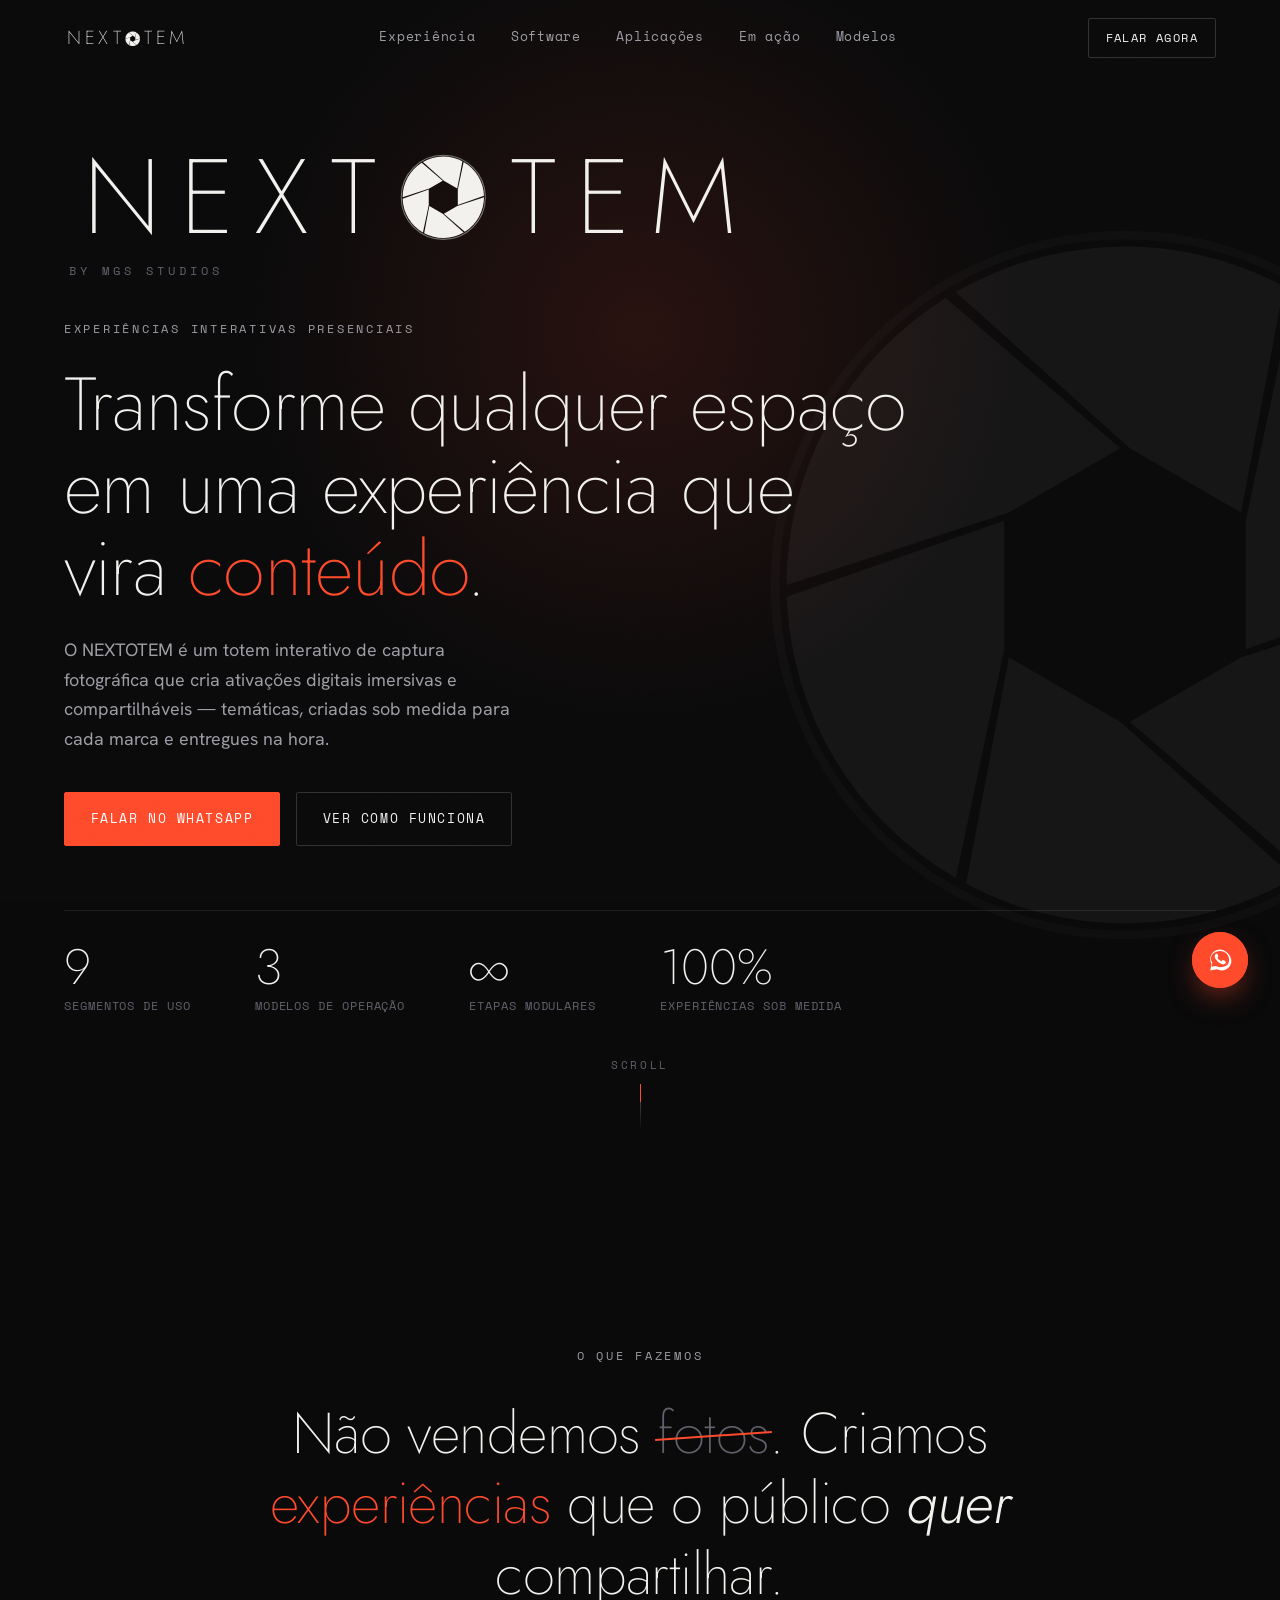
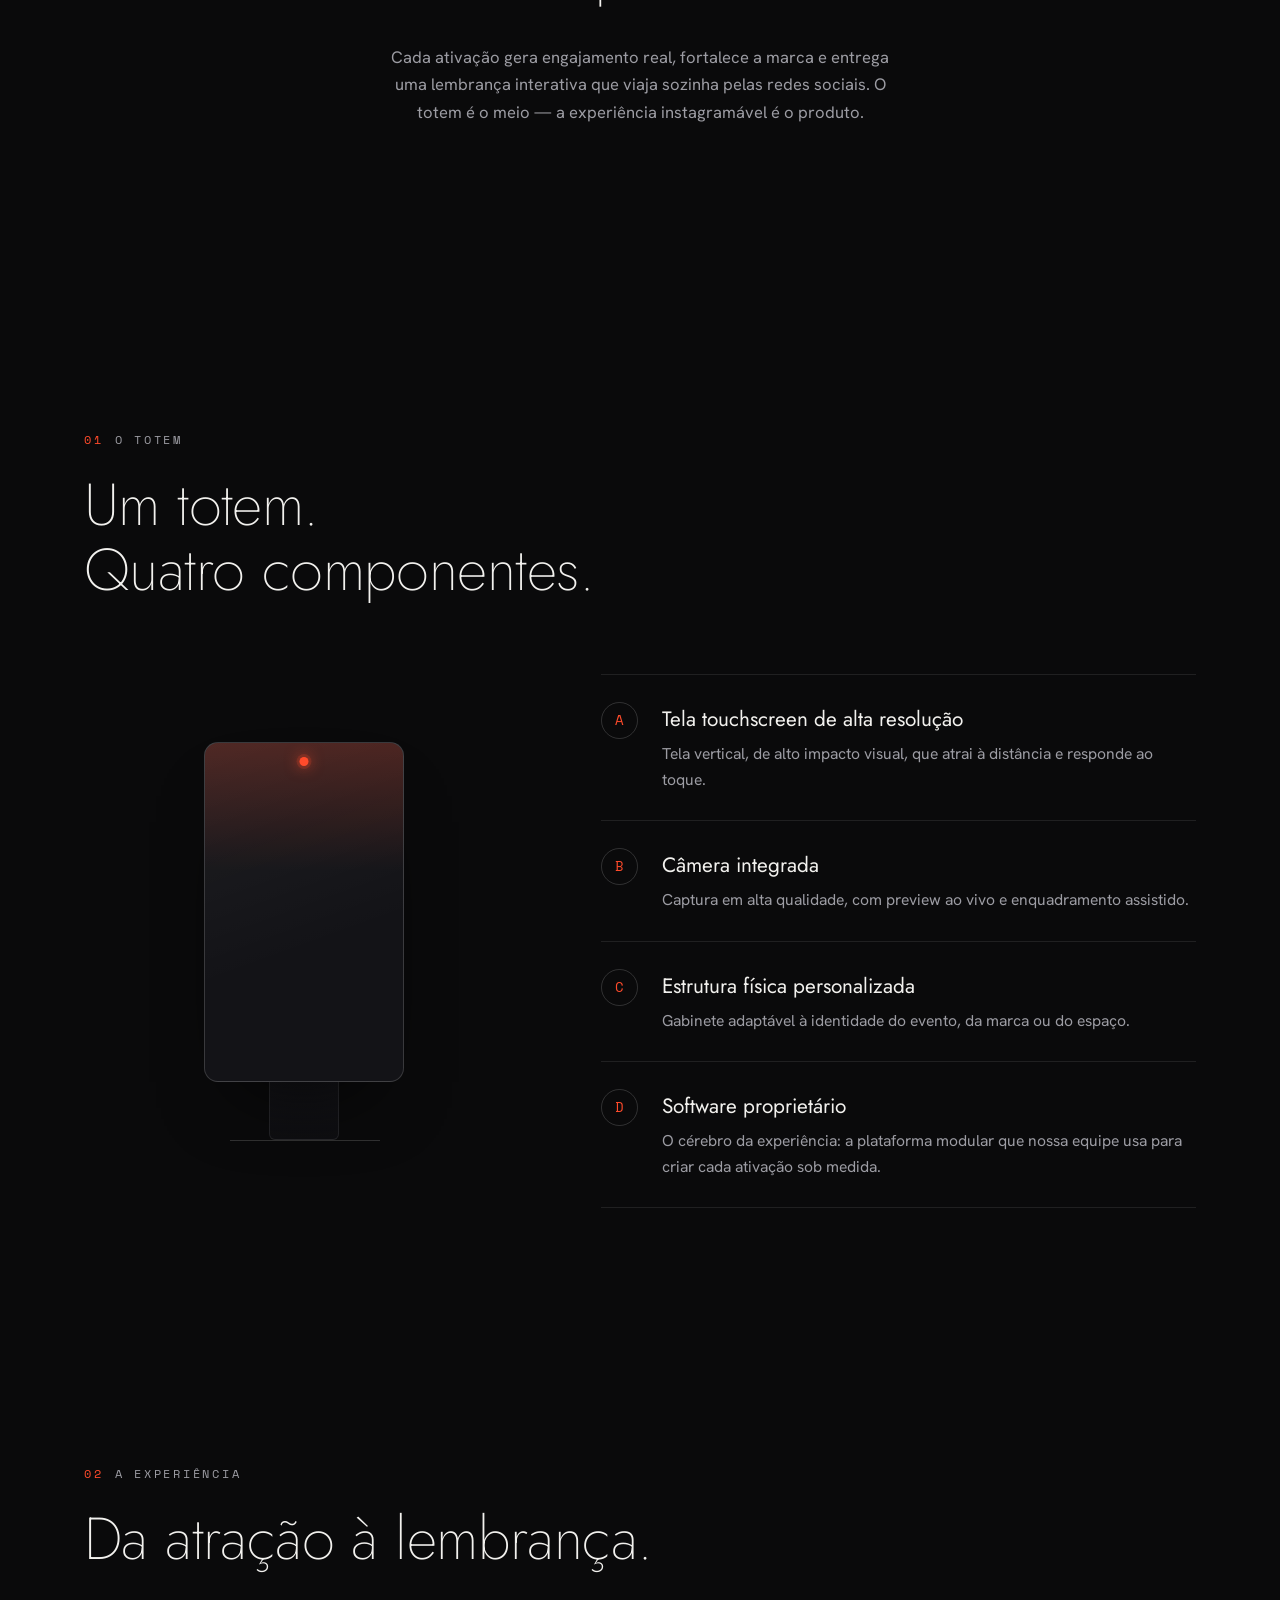
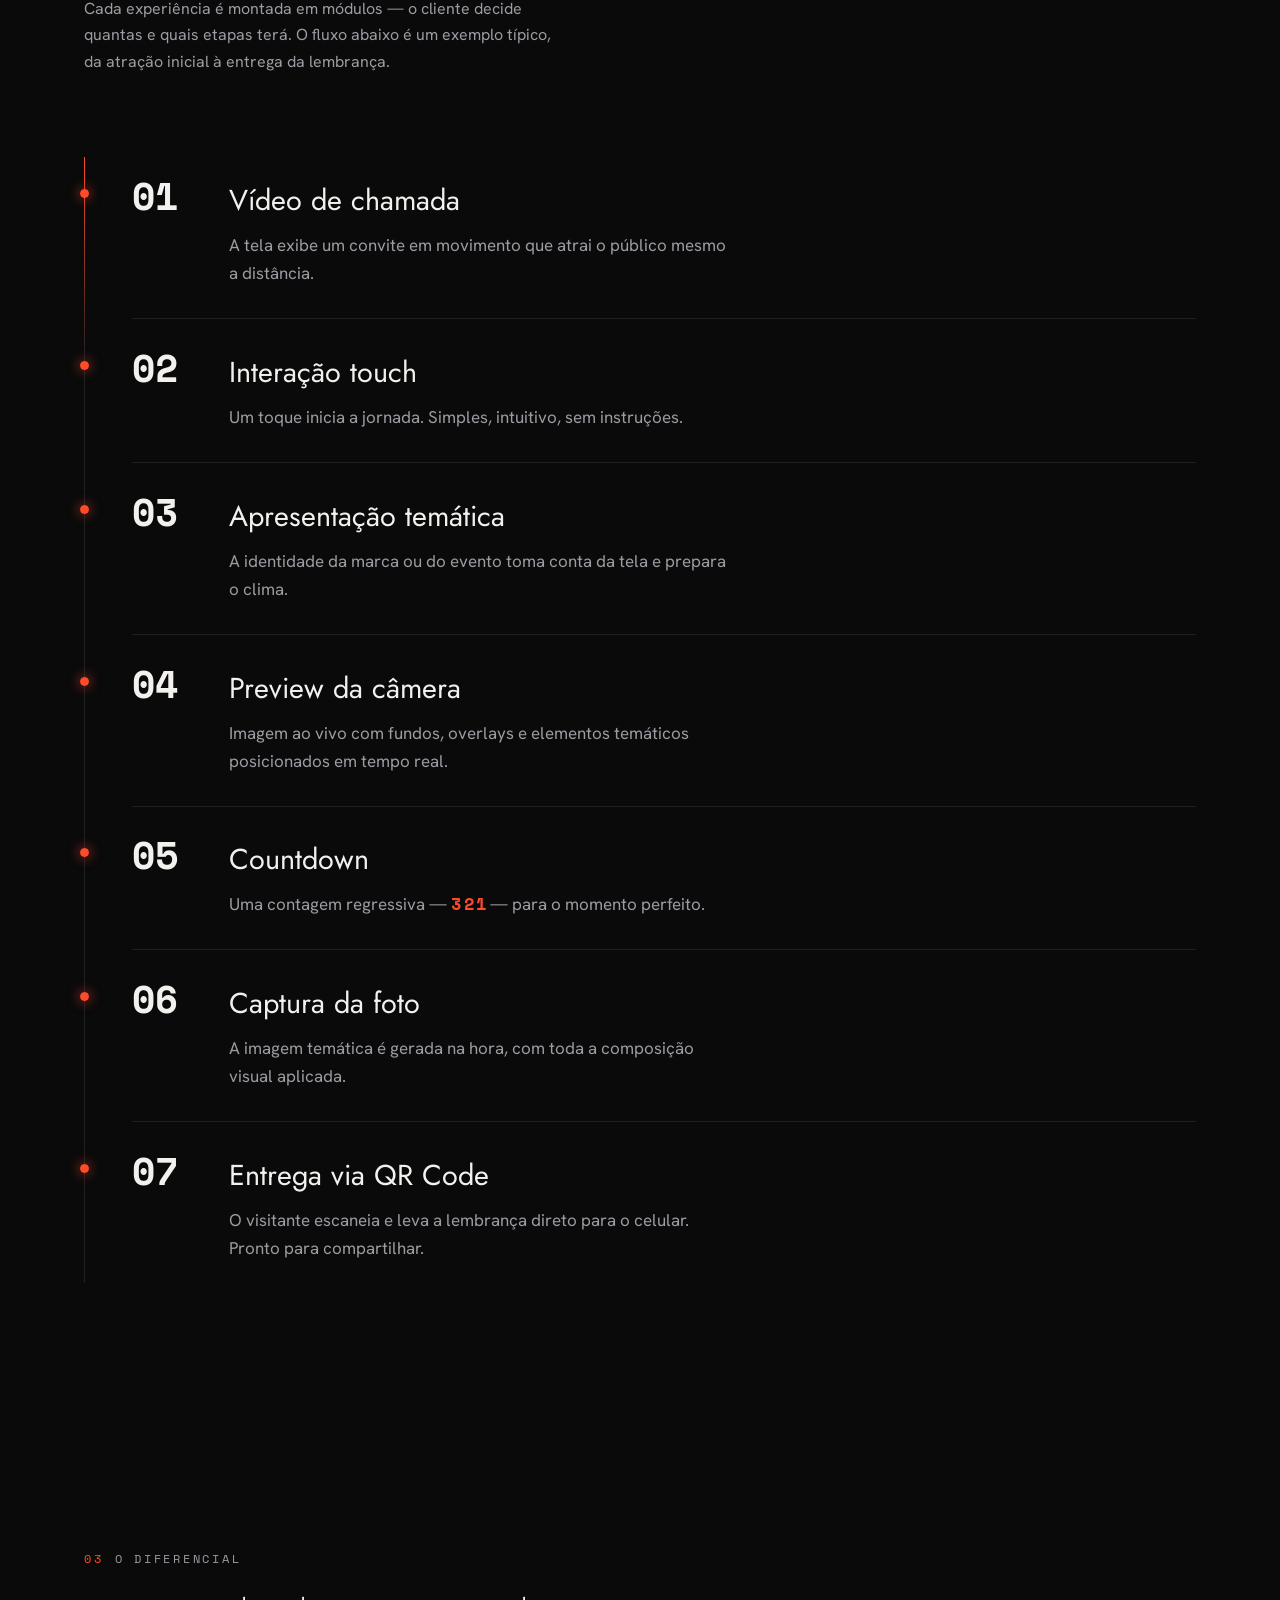
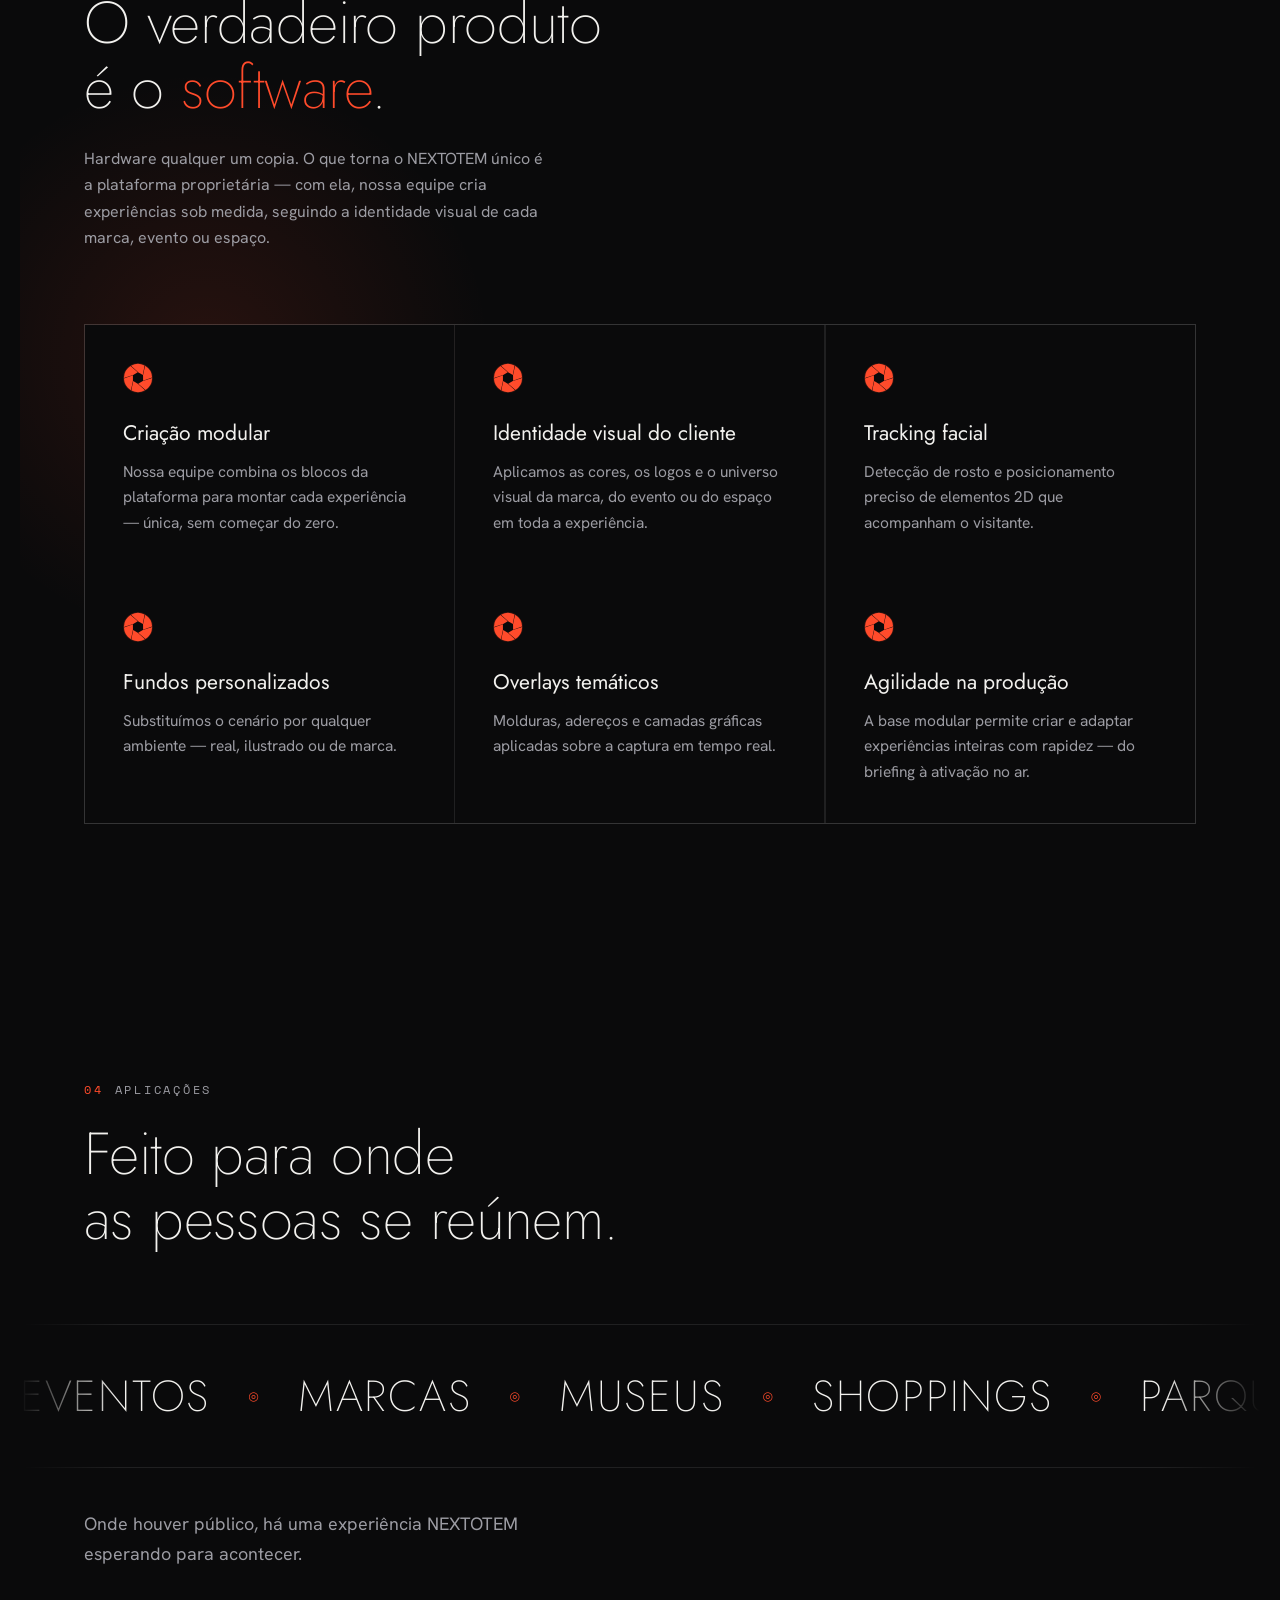
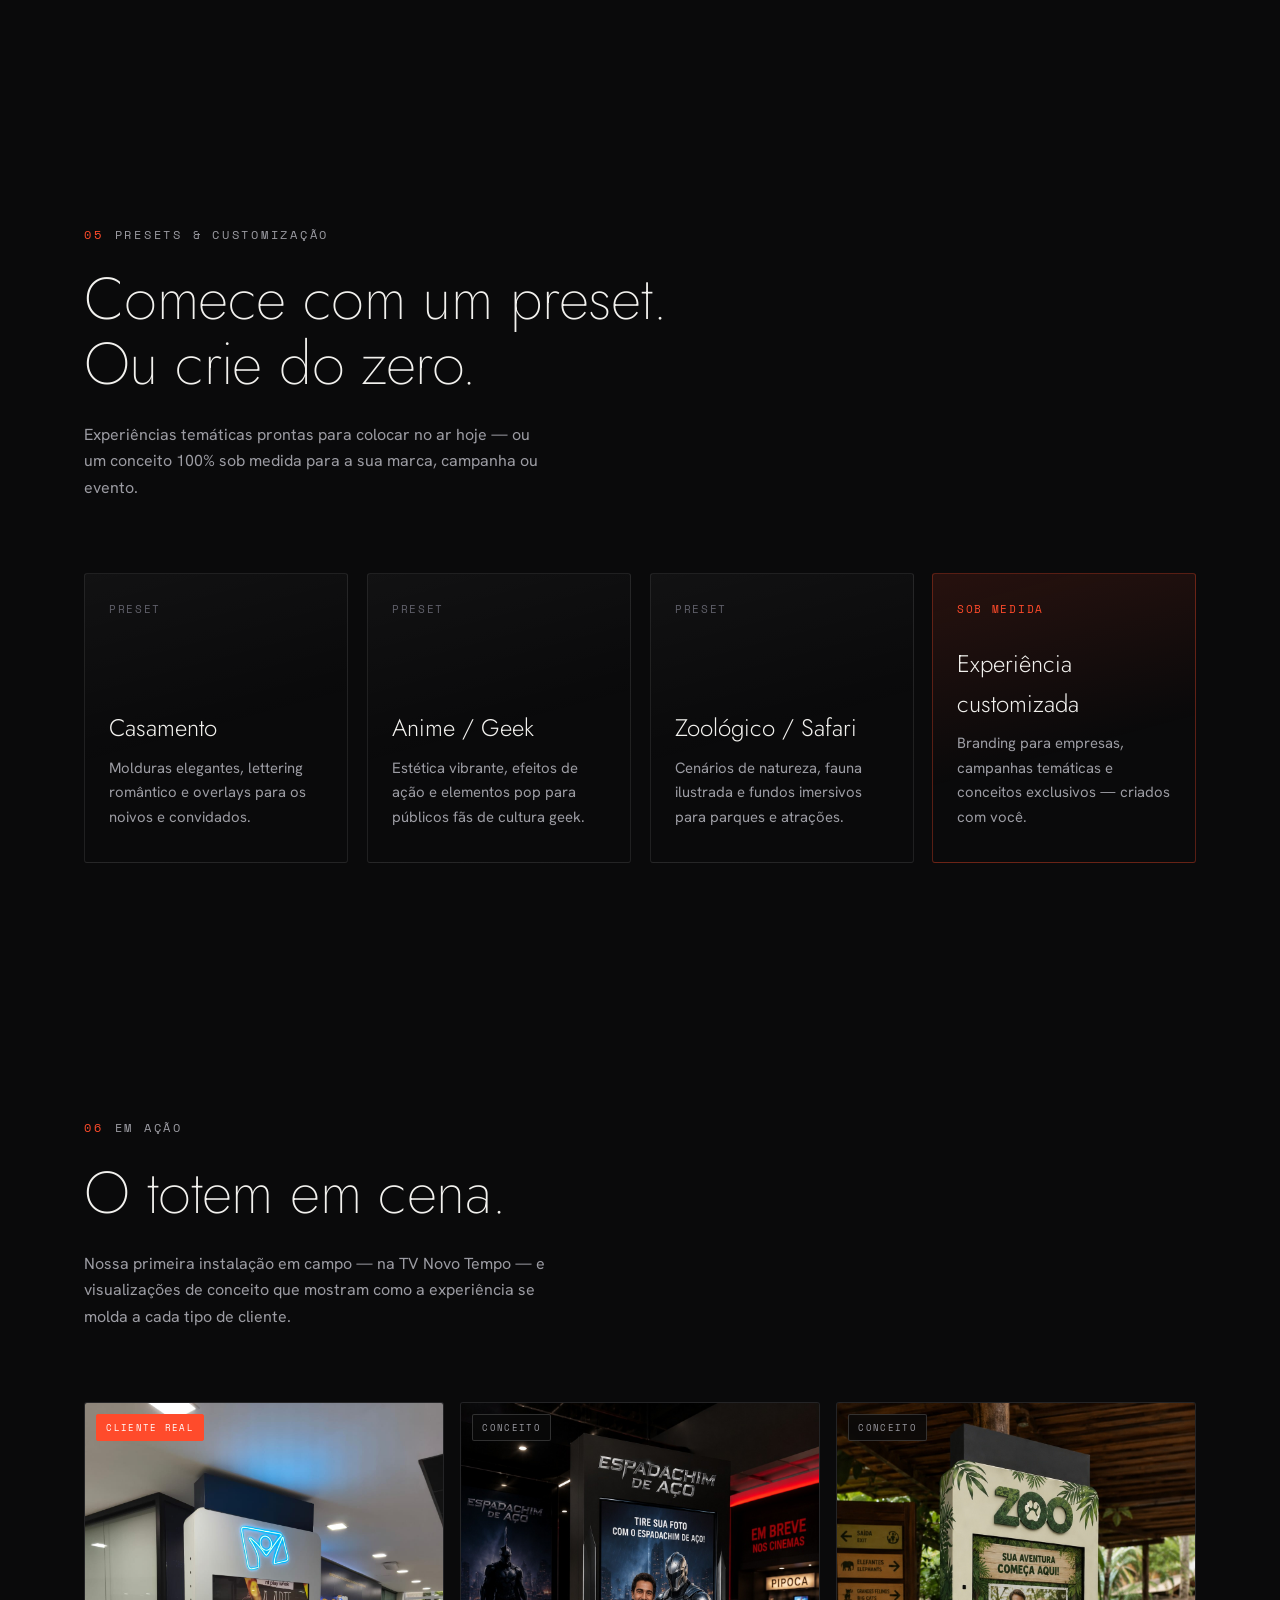
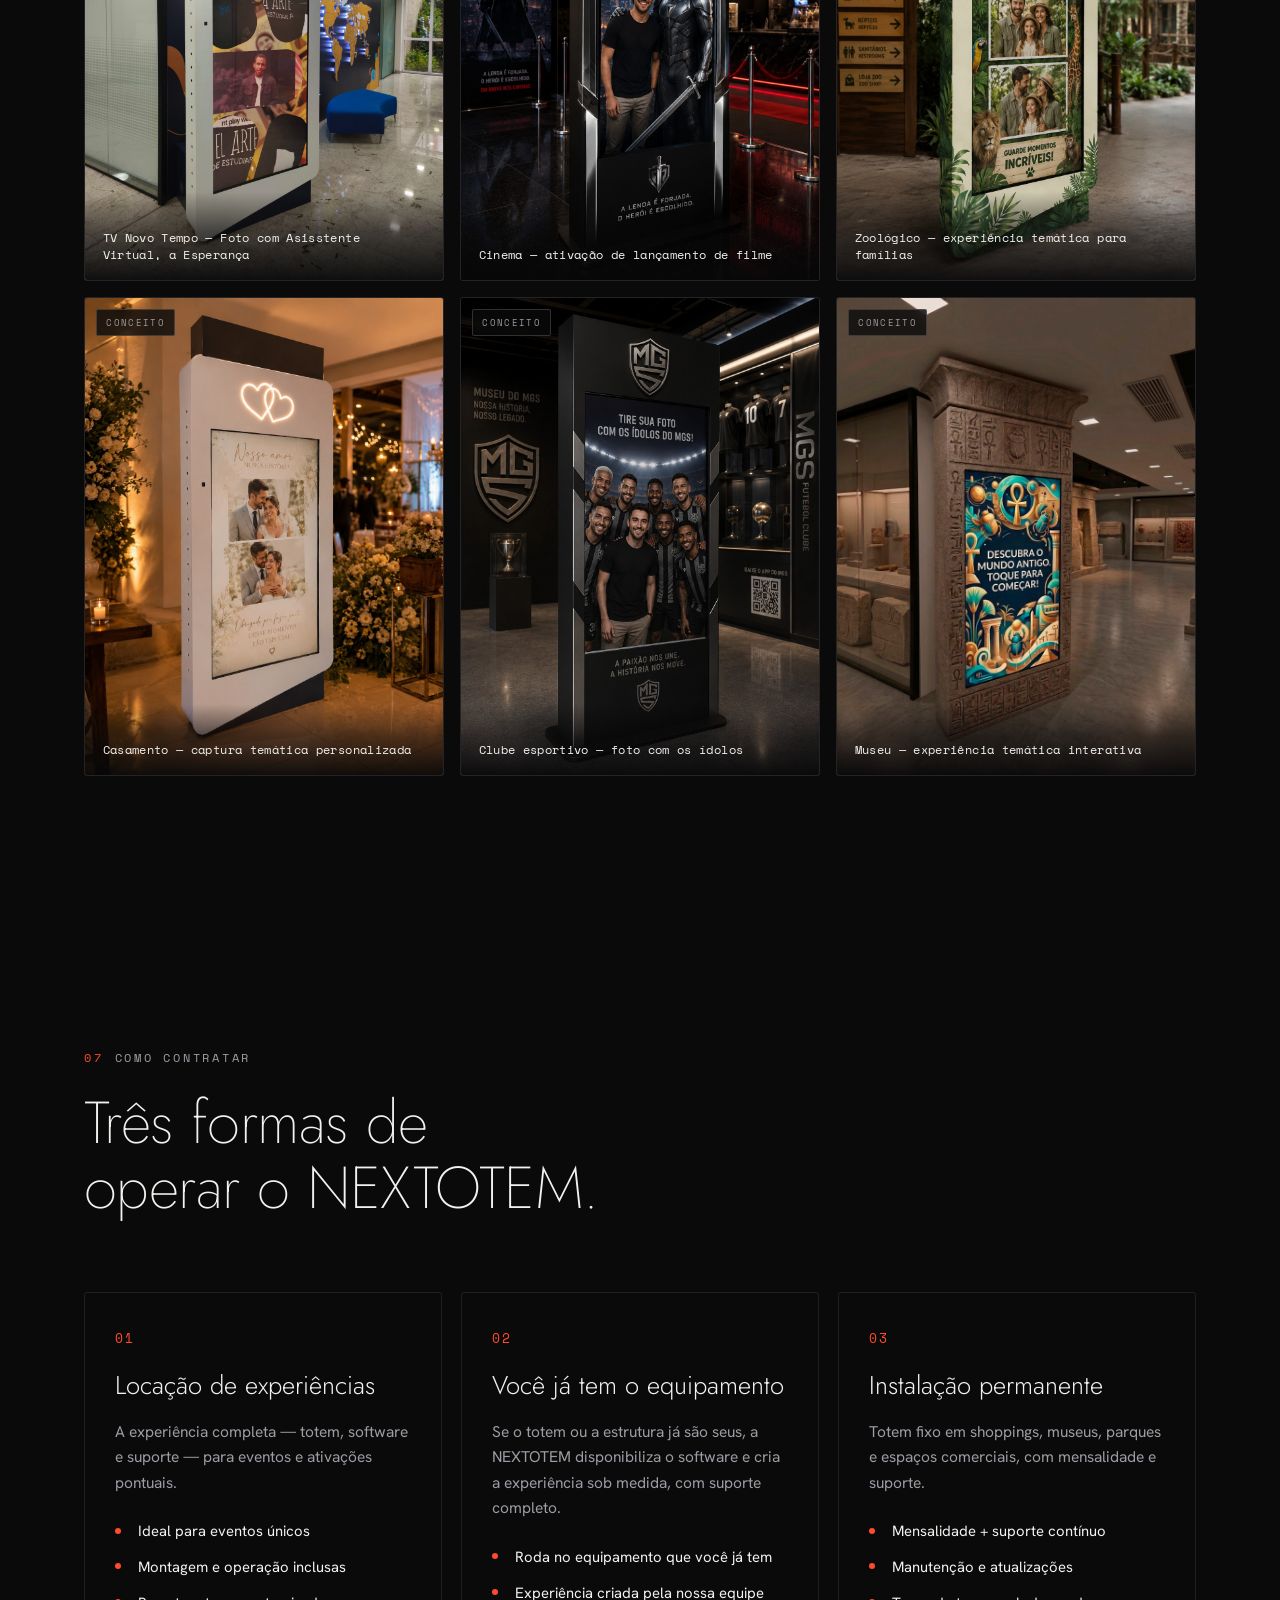
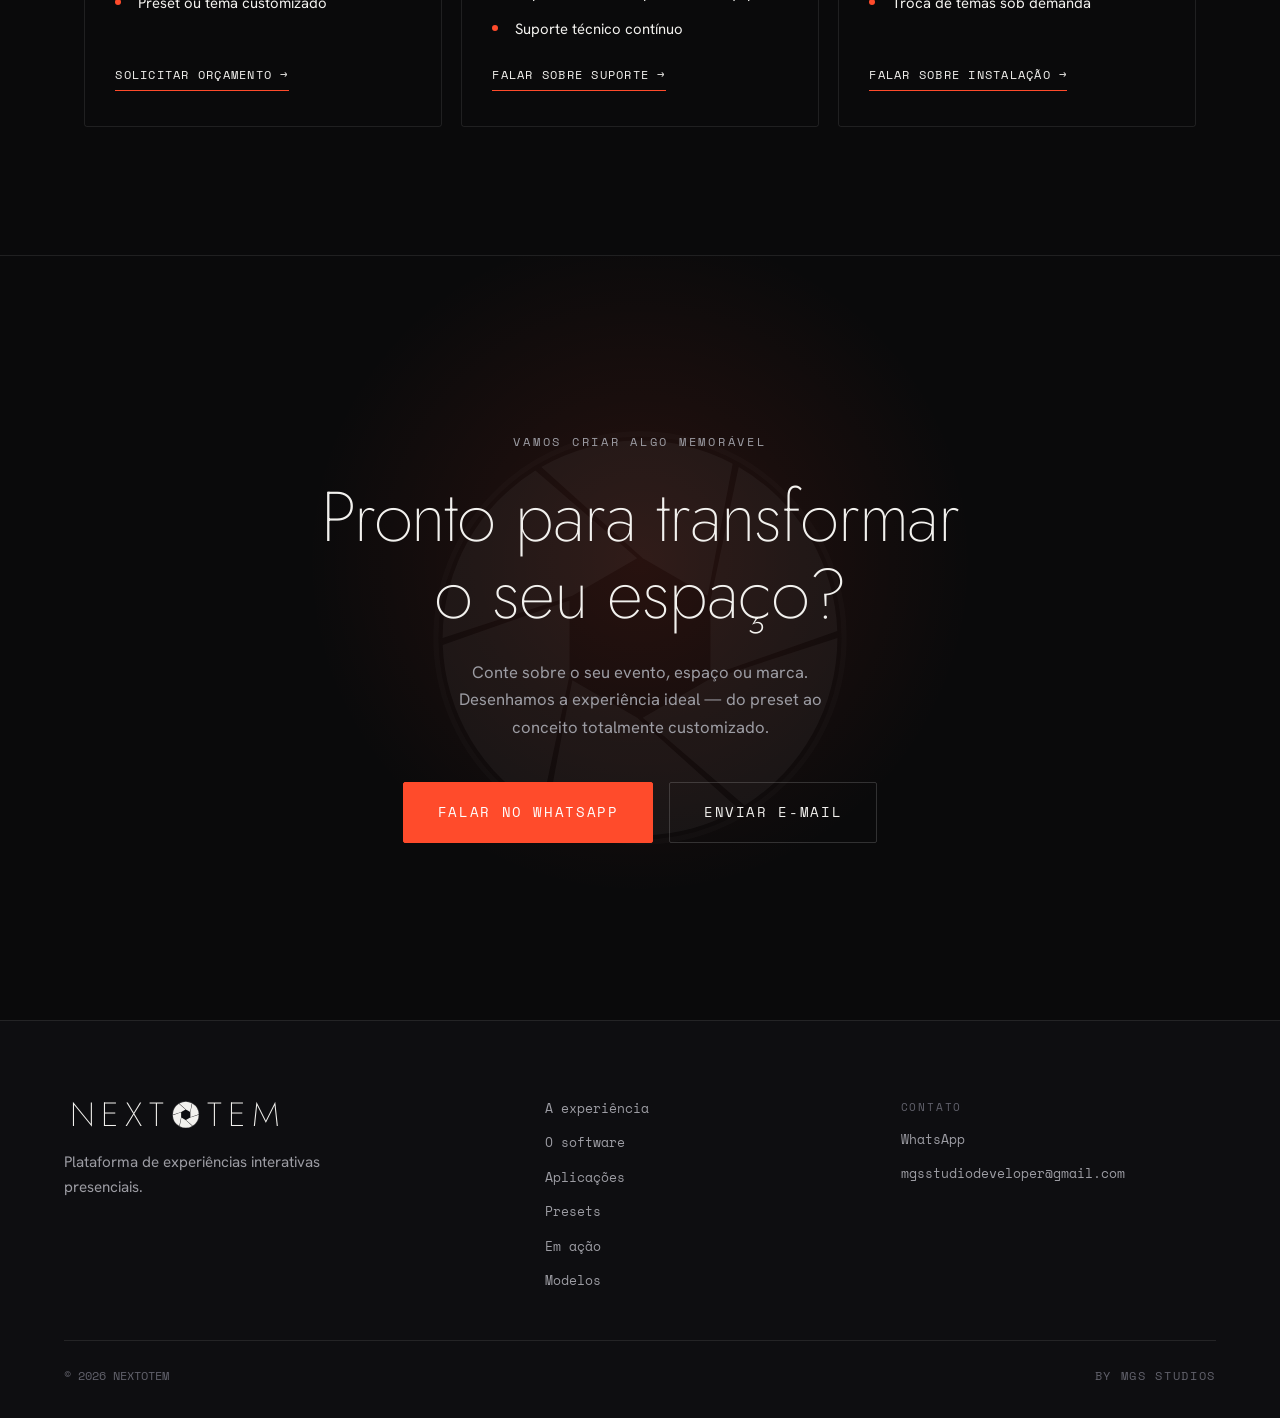
<file: nextotem/index.html>
<!DOCTYPE html>
<html lang="pt-BR">
<head>
  <meta charset="UTF-8" />
  <meta name="viewport" content="width=device-width, initial-scale=1.0" />
  <title>NEXTOTEM — Experiências interativas presenciais</title>
  <meta name="description" content="O NEXTOTEM transforma espaços físicos em ativações digitais imersivas e compartilháveis. Totem interativo de captura fotográfica com software modular para eventos, marcas e instalações permanentes." />
  <meta name="theme-color" content="#0A0A0B" />

  <!-- Social / compartilhamento -->
  <meta property="og:type" content="website" />
  <meta property="og:title" content="NEXTOTEM — Experiências interativas presenciais" />
  <meta property="og:description" content="Transforme qualquer espaço em uma experiência que vira conteúdo. Totem interativo + software modular de captura fotográfica." />
  <meta property="og:image" content="assets/og-image.png" />
  <meta name="twitter:card" content="summary_large_image" />

  <link rel="icon" type="image/svg+xml" href="favicon.svg" />

  <!-- Tipografia -->
  <link rel="preconnect" href="https://fonts.googleapis.com" />
  <link rel="preconnect" href="https://fonts.gstatic.com" crossorigin />
  <link href="https://fonts.googleapis.com/css2?family=Jost:wght@100;200;300;400;500&family=Hanken+Grotesk:wght@300;400;500;600&family=Space+Mono:wght@400;700&display=swap" rel="stylesheet" />

  <link rel="stylesheet" href="styles.css" />
</head>
<body>

<!-- ============================================================
     SVG reutilizável — íris de câmera (motivo da marca)
     ============================================================ -->
<svg width="0" height="0" aria-hidden="true" style="position:absolute">
  <defs>
    <symbol id="aperture" viewBox="0 0 100 100">
      <g class="aperture-blades">
        <path class="blade" d="M97 50 A47 47 0 0 1 74.91 89.86 L50.66 68.99 L66.11 60.07 Z" />
        <path class="blade" d="M97 50 A47 47 0 0 1 74.91 89.86 L50.66 68.99 L66.11 60.07 Z" transform="rotate(60 50 50)" />
        <path class="blade" d="M97 50 A47 47 0 0 1 74.91 89.86 L50.66 68.99 L66.11 60.07 Z" transform="rotate(120 50 50)" />
        <path class="blade" d="M97 50 A47 47 0 0 1 74.91 89.86 L50.66 68.99 L66.11 60.07 Z" transform="rotate(180 50 50)" />
        <path class="blade" d="M97 50 A47 47 0 0 1 74.91 89.86 L50.66 68.99 L66.11 60.07 Z" transform="rotate(240 50 50)" />
        <path class="blade" d="M97 50 A47 47 0 0 1 74.91 89.86 L50.66 68.99 L66.11 60.07 Z" transform="rotate(300 50 50)" />
      </g>
      <circle cx="50" cy="50" r="48.6" fill="none" stroke="currentColor" stroke-width="1.2" opacity="0.45" />
    </symbol>
  </defs>
</svg>

<!-- Texturas de fundo -->
<div class="grain" aria-hidden="true"></div>

<!-- ============================================================
     NAVEGAÇÃO
     ============================================================ -->
<header class="nav" id="nav">
  <a href="#topo" class="nav__brand" aria-label="NEXTOTEM — início">
    <span class="wordmark wordmark--sm">
      <span>NEXT</span>
      <svg class="wordmark__o" aria-hidden="true"><use href="#aperture" /></svg>
      <span>TEM</span>
    </span>
  </a>

  <nav class="nav__links" aria-label="Seções">
    <a href="#experiencia">Experiência</a>
    <a href="#software">Software</a>
    <a href="#aplicacoes">Aplicações</a>
    <a href="#em-acao">Em ação</a>
    <a href="#modelos">Modelos</a>
  </nav>

  <div class="nav__actions">
    <a href="#contato" class="btn btn--ghost btn--sm" data-whatsapp>Falar agora</a>
  </div>

  <button class="nav__toggle" id="navToggle" aria-label="Abrir menu" aria-expanded="false">
    <span></span><span></span>
  </button>
</header>

<!-- Menu mobile -->
<div class="mobile-menu" id="mobileMenu" aria-hidden="true">
  <a href="#experiencia">Experiência</a>
  <a href="#software">Software</a>
  <a href="#aplicacoes">Aplicações</a>
  <a href="#presets">Presets</a>
  <a href="#em-acao">Em ação</a>
  <a href="#modelos">Modelos</a>
  <a href="#contato" class="btn btn--solid" data-whatsapp>Falar no WhatsApp</a>
</div>

<main id="topo">

  <!-- ==========================================================
       HERO
       ========================================================== -->
  <section class="hero">
    <div class="hero__glow" aria-hidden="true"></div>
    <svg class="hero__aperture" aria-hidden="true"><use href="#aperture" /></svg>

    <div class="hero__inner">
      <div class="hero__wordmark reveal">
        <span class="wordmark wordmark--xl">
          <span>NEXT</span>
          <svg class="wordmark__o" aria-hidden="true"><use href="#aperture" /></svg>
          <span>TEM</span>
        </span>
        <span class="hero__bymgs">by MGS Studios</span>
      </div>

      <p class="eyebrow reveal" data-delay="1">Experiências interativas presenciais</p>

      <h1 class="hero__title reveal" data-delay="2">
        Transforme qualquer espaço<br />
        em uma experiência que<br />
        vira <span class="accent">conteúdo</span>.
      </h1>

      <p class="hero__lead reveal" data-delay="3">
        O NEXTOTEM é um totem interativo de captura fotográfica que cria
        ativações digitais imersivas e compartilháveis — temáticas,
        criadas sob medida para cada marca e entregues na hora.
      </p>

      <div class="hero__cta reveal" data-delay="4">
        <a href="#contato" class="btn btn--solid" data-whatsapp>Falar no WhatsApp</a>
        <a href="#experiencia" class="btn btn--ghost">Ver como funciona</a>
      </div>

      <ul class="hero__stats reveal" data-delay="5">
        <li><strong>9</strong><span>segmentos de uso</span></li>
        <li><strong>3</strong><span>modelos de operação</span></li>
        <li><strong>&#8734;</strong><span>etapas modulares</span></li>
        <li><strong>100%</strong><span>experiências sob medida</span></li>
      </ul>
    </div>

    <a href="#manifesto" class="hero__scroll" aria-label="Rolar para baixo">
      <span>scroll</span>
      <span class="hero__scroll-line" aria-hidden="true"></span>
    </a>
  </section>

  <!-- ==========================================================
       MANIFESTO
       ========================================================== -->
  <section class="manifesto" id="manifesto">
    <p class="eyebrow reveal">O que fazemos</p>
    <h2 class="manifesto__text reveal">
      Não vendemos <span class="strike">fotos</span>.
      Criamos <span class="accent">experiências</span> que o público
      <em>quer</em> compartilhar.
    </h2>
    <p class="manifesto__sub reveal">
      Cada ativação gera engajamento real, fortalece a marca e entrega uma
      lembrança interativa que viaja sozinha pelas redes sociais. O totem é
      o meio — a experiência instagramável é o produto.
    </p>
  </section>

  <!-- ==========================================================
       ANATOMIA DO TOTEM
       ========================================================== -->
  <section class="section anatomy" id="totem">
    <div class="section__head">
      <p class="eyebrow reveal"><span class="num">01</span> O totem</p>
      <h2 class="section__title reveal">Um totem.<br />Quatro componentes.</h2>
    </div>

    <div class="anatomy__grid">
      <div class="anatomy__viz reveal" aria-hidden="true">
        <div class="totem-shape">
          <div class="totem-shape__screen">
            <span class="totem-shape__cam"></span>
            <div class="totem-shape__scan"></div>
          </div>
          <div class="totem-shape__base"></div>
        </div>
      </div>

      <ol class="anatomy__list">
        <li class="anatomy__item reveal">
          <span class="anatomy__idx">A</span>
          <div>
            <h3>Tela touchscreen de alta resolução</h3>
            <p>Tela vertical, de alto impacto visual, que atrai à distância e responde ao toque.</p>
          </div>
        </li>
        <li class="anatomy__item reveal">
          <span class="anatomy__idx">B</span>
          <div>
            <h3>Câmera integrada</h3>
            <p>Captura em alta qualidade, com preview ao vivo e enquadramento assistido.</p>
          </div>
        </li>
        <li class="anatomy__item reveal">
          <span class="anatomy__idx">C</span>
          <div>
            <h3>Estrutura física personalizada</h3>
            <p>Gabinete adaptável à identidade do evento, da marca ou do espaço.</p>
          </div>
        </li>
        <li class="anatomy__item reveal">
          <span class="anatomy__idx">D</span>
          <div>
            <h3>Software proprietário</h3>
            <p>O cérebro da experiência: a plataforma modular que nossa equipe usa para criar cada ativação sob medida.</p>
          </div>
        </li>
      </ol>
    </div>
  </section>

  <!-- ==========================================================
       A EXPERIÊNCIA — FLUXO MODULAR
       ========================================================== -->
  <section class="section flow" id="experiencia">
    <div class="section__head">
      <p class="eyebrow reveal"><span class="num">02</span> A experiência</p>
      <h2 class="section__title reveal">Da atração à lembrança.</h2>
      <p class="section__intro reveal">
        Cada experiência é montada em módulos — o cliente decide quantas e quais
        etapas terá. O fluxo abaixo é um exemplo típico, da atração inicial à
        entrega da lembrança.
      </p>
    </div>

    <ol class="flow__steps">
      <li class="flow__step reveal">
        <span class="flow__num">01</span>
        <div class="flow__body">
          <h3>Vídeo de chamada</h3>
          <p>A tela exibe um convite em movimento que atrai o público mesmo a distância.</p>
        </div>
      </li>
      <li class="flow__step reveal">
        <span class="flow__num">02</span>
        <div class="flow__body">
          <h3>Interação touch</h3>
          <p>Um toque inicia a jornada. Simples, intuitivo, sem instruções.</p>
        </div>
      </li>
      <li class="flow__step reveal">
        <span class="flow__num">03</span>
        <div class="flow__body">
          <h3>Apresentação temática</h3>
          <p>A identidade da marca ou do evento toma conta da tela e prepara o clima.</p>
        </div>
      </li>
      <li class="flow__step reveal">
        <span class="flow__num">04</span>
        <div class="flow__body">
          <h3>Preview da câmera</h3>
          <p>Imagem ao vivo com fundos, overlays e elementos temáticos posicionados em tempo real.</p>
        </div>
      </li>
      <li class="flow__step flow__step--count reveal">
        <span class="flow__num">05</span>
        <div class="flow__body">
          <h3>Countdown</h3>
          <p>Uma contagem regressiva — <span class="countdown" aria-hidden="true"><b>3</b><b>2</b><b>1</b></span> — para o momento perfeito.</p>
        </div>
      </li>
      <li class="flow__step reveal">
        <span class="flow__num">06</span>
        <div class="flow__body">
          <h3>Captura da foto</h3>
          <p>A imagem temática é gerada na hora, com toda a composição visual aplicada.</p>
        </div>
      </li>
      <li class="flow__step flow__step--last reveal">
        <span class="flow__num">07</span>
        <div class="flow__body">
          <h3>Entrega via QR Code</h3>
          <p>O visitante escaneia e leva a lembrança direto para o celular. Pronto para compartilhar.</p>
        </div>
      </li>
    </ol>
  </section>

  <!-- ==========================================================
       O SOFTWARE — DIFERENCIAL
       ========================================================== -->
  <section class="section software" id="software">
    <div class="software__glow" aria-hidden="true"></div>
    <div class="section__head">
      <p class="eyebrow reveal"><span class="num">03</span> O diferencial</p>
      <h2 class="section__title reveal">O verdadeiro produto<br />é o <span class="accent">software</span>.</h2>
      <p class="section__intro reveal">
        Hardware qualquer um copia. O que torna o NEXTOTEM único é a plataforma
        proprietária — com ela, nossa equipe cria experiências sob medida,
        seguindo a identidade visual de cada marca, evento ou espaço.
      </p>
    </div>

    <div class="feature-grid">
      <article class="feature reveal">
        <svg class="feature__icon" aria-hidden="true"><use href="#aperture" /></svg>
        <h3>Criação modular</h3>
        <p>Nossa equipe combina os blocos da plataforma para montar cada experiência — única, sem começar do zero.</p>
      </article>
      <article class="feature reveal">
        <svg class="feature__icon" aria-hidden="true"><use href="#aperture" /></svg>
        <h3>Identidade visual do cliente</h3>
        <p>Aplicamos as cores, os logos e o universo visual da marca, do evento ou do espaço em toda a experiência.</p>
      </article>
      <article class="feature reveal">
        <svg class="feature__icon" aria-hidden="true"><use href="#aperture" /></svg>
        <h3>Tracking facial</h3>
        <p>Detecção de rosto e posicionamento preciso de elementos 2D que acompanham o visitante.</p>
      </article>
      <article class="feature reveal">
        <svg class="feature__icon" aria-hidden="true"><use href="#aperture" /></svg>
        <h3>Fundos personalizados</h3>
        <p>Substituímos o cenário por qualquer ambiente — real, ilustrado ou de marca.</p>
      </article>
      <article class="feature reveal">
        <svg class="feature__icon" aria-hidden="true"><use href="#aperture" /></svg>
        <h3>Overlays temáticos</h3>
        <p>Molduras, adereços e camadas gráficas aplicadas sobre a captura em tempo real.</p>
      </article>
      <article class="feature reveal">
        <svg class="feature__icon" aria-hidden="true"><use href="#aperture" /></svg>
        <h3>Agilidade na produção</h3>
        <p>A base modular permite criar e adaptar experiências inteiras com rapidez — do briefing à ativação no ar.</p>
      </article>
    </div>
  </section>

  <!-- ==========================================================
       APLICAÇÕES — MARQUEE
       ========================================================== -->
  <section class="section applications" id="aplicacoes">
    <div class="section__head">
      <p class="eyebrow reveal"><span class="num">04</span> Aplicações</p>
      <h2 class="section__title reveal">Feito para onde<br />as pessoas se reúnem.</h2>
    </div>

    <div class="marquee" aria-label="Segmentos de aplicação">
      <div class="marquee__track">
        <span>Eventos</span><span class="dot">&#9678;</span>
        <span>Marcas</span><span class="dot">&#9678;</span>
        <span>Museus</span><span class="dot">&#9678;</span>
        <span>Shoppings</span><span class="dot">&#9678;</span>
        <span>Parques</span><span class="dot">&#9678;</span>
        <span>Estádios</span><span class="dot">&#9678;</span>
        <span>Cinemas</span><span class="dot">&#9678;</span>
        <span>Igrejas</span><span class="dot">&#9678;</span>
        <span>Ativações promocionais</span><span class="dot">&#9678;</span>
        <!-- duplicado para loop contínuo -->
        <span aria-hidden="true">Eventos</span><span class="dot" aria-hidden="true">&#9678;</span>
        <span aria-hidden="true">Marcas</span><span class="dot" aria-hidden="true">&#9678;</span>
        <span aria-hidden="true">Museus</span><span class="dot" aria-hidden="true">&#9678;</span>
        <span aria-hidden="true">Shoppings</span><span class="dot" aria-hidden="true">&#9678;</span>
        <span aria-hidden="true">Parques</span><span class="dot" aria-hidden="true">&#9678;</span>
        <span aria-hidden="true">Estádios</span><span class="dot" aria-hidden="true">&#9678;</span>
        <span aria-hidden="true">Cinemas</span><span class="dot" aria-hidden="true">&#9678;</span>
        <span aria-hidden="true">Igrejas</span><span class="dot" aria-hidden="true">&#9678;</span>
        <span aria-hidden="true">Ativações promocionais</span><span class="dot" aria-hidden="true">&#9678;</span>
      </div>
    </div>

    <p class="applications__note reveal">
      Onde houver público, há uma experiência NEXTOTEM esperando para acontecer.
    </p>
  </section>

  <!-- ==========================================================
       PRESETS
       ========================================================== -->
  <section class="section presets" id="presets">
    <div class="section__head">
      <p class="eyebrow reveal"><span class="num">05</span> Presets &amp; customização</p>
      <h2 class="section__title reveal">Comece com um preset.<br />Ou crie do zero.</h2>
      <p class="section__intro reveal">
        Experiências temáticas prontas para colocar no ar hoje — ou um conceito
        100% sob medida para a sua marca, campanha ou evento.
      </p>
    </div>

    <div class="presets__grid">
      <article class="preset-card reveal">
        <span class="preset-card__tag">Preset</span>
        <h3>Casamento</h3>
        <p>Molduras elegantes, lettering romântico e overlays para os noivos e convidados.</p>
      </article>
      <article class="preset-card reveal">
        <span class="preset-card__tag">Preset</span>
        <h3>Anime / Geek</h3>
        <p>Estética vibrante, efeitos de ação e elementos pop para públicos fãs de cultura geek.</p>
      </article>
      <article class="preset-card reveal">
        <span class="preset-card__tag">Preset</span>
        <h3>Zoológico / Safari</h3>
        <p>Cenários de natureza, fauna ilustrada e fundos imersivos para parques e atrações.</p>
      </article>
      <article class="preset-card preset-card--custom reveal">
        <span class="preset-card__tag preset-card__tag--accent">Sob medida</span>
        <h3>Experiência customizada</h3>
        <p>Branding para empresas, campanhas temáticas e conceitos exclusivos — criados com você.</p>
      </article>
    </div>
  </section>

  <!-- ==========================================================
       EM AÇÃO — O TOTEM EM CENA
       ==========================================================
       Galeria masonry: cada mídia mantém sua proporção original,
       sem corte. As imagens ficam em  assets/showcase/

       Cada <figure class="shot"> tem:
         - <span class="shot__tag">                  -> selo "Conceito"
           <span class="shot__tag shot__tag--real">  -> selo "Cliente real"
         - <img class="shot__img">                   -> a imagem
         - <figcaption class="shot__cap">            -> a legenda

       Para usar VÍDEO no lugar da imagem, troque o <img> por:
         <video class="shot__img" autoplay muted loop playsinline
                preload="metadata" poster="assets/showcase/capa.jpg">
           <source src="assets/showcase/arquivo.webm" type="video/webm">
         </video>
       ========================================================== -->
  <section class="section showcase" id="em-acao">
    <div class="section__head">
      <p class="eyebrow reveal"><span class="num">06</span> Em ação</p>
      <h2 class="section__title reveal">O totem em cena.</h2>
      <p class="section__intro reveal">
        Nossa primeira instalação em campo — na TV Novo Tempo — e visualizações
        de conceito que mostram como a experiência se molda a cada tipo de cliente.
      </p>
    </div>

    <div class="shot-grid">
      <figure class="shot reveal">
        <span class="shot__tag shot__tag--real">Cliente real</span>
        <div class="shot__media">
          <img class="shot__img" src="assets/showcase/totem_NT.jpeg"
               alt="Totem NEXTOTEM instalado no hall da TV Novo Tempo" loading="lazy">
        </div>
        <figcaption class="shot__cap">TV Novo Tempo — Foto com Asisstente Virtual, a Esperança</figcaption>
      </figure>

      <figure class="shot reveal">
        <span class="shot__tag">Conceito</span>
        <div class="shot__media">
          <img class="shot__img" src="assets/showcase/casamento.jpg"
               alt="Totem NEXTOTEM com tema de casamento em uma recepção" loading="lazy">
        </div>
        <figcaption class="shot__cap">Casamento — captura temática personalizada</figcaption>
      </figure>

      <figure class="shot reveal">
        <span class="shot__tag">Conceito</span>
        <div class="shot__media">
          <img class="shot__img" src="assets/showcase/cinema.jpg"
               alt="Totem NEXTOTEM em ação de lançamento de filme em um cinema" loading="lazy">
        </div>
        <figcaption class="shot__cap">Cinema — ativação de lançamento de filme</figcaption>
      </figure>

      <figure class="shot reveal">
        <span class="shot__tag">Conceito</span>
        <div class="shot__media">
          <img class="shot__img" src="assets/showcase/time.jpg"
               alt="Totem NEXTOTEM com tema de clube de futebol" loading="lazy">
        </div>
        <figcaption class="shot__cap">Clube esportivo — foto com os ídolos</figcaption>
      </figure>

      <figure class="shot reveal">
        <span class="shot__tag">Conceito</span>
        <div class="shot__media">
          <img class="shot__img" src="assets/showcase/zoo.jpg"
               alt="Totem NEXTOTEM com tema de zoológico" loading="lazy">
        </div>
        <figcaption class="shot__cap">Zoológico — experiência temática para famílias</figcaption>
      </figure>

      <figure class="shot reveal">
        <span class="shot__tag">Conceito</span>
        <div class="shot__media">
          <img class="shot__img" src="assets/showcase/museu.jpg"
               alt="Totem NEXTOTEM com tema de museu e mundo antigo" loading="lazy">
        </div>
        <figcaption class="shot__cap">Museu — experiência temática interativa</figcaption>
      </figure>
    </div>
  </section>

  <!-- ==========================================================
       MODELOS DE CONTRATAÇÃO
       ========================================================== -->
  <section class="section models" id="modelos">
    <div class="section__head">
      <p class="eyebrow reveal"><span class="num">07</span> Como contratar</p>
      <h2 class="section__title reveal">Três formas de<br />operar o NEXTOTEM.</h2>
    </div>

    <div class="models__grid">
      <article class="model-card reveal">
        <span class="model-card__num">01</span>
        <h3>Locação de experiências</h3>
        <p>A experiência completa — totem, software e suporte — para eventos e ativações pontuais.</p>
        <ul>
          <li>Ideal para eventos únicos</li>
          <li>Montagem e operação inclusas</li>
          <li>Preset ou tema customizado</li>
        </ul>
        <a href="#contato" class="model-card__link" data-whatsapp>Solicitar orçamento</a>
      </article>

      <article class="model-card reveal">
        <span class="model-card__num">02</span>
        <h3>Você já tem o equipamento</h3>
        <p>Se o totem ou a estrutura já são seus, a NEXTOTEM disponibiliza o software e cria a experiência sob medida, com suporte completo.</p>
        <ul>
          <li>Roda no equipamento que você já tem</li>
          <li>Experiência criada pela nossa equipe</li>
          <li>Suporte técnico contínuo</li>
        </ul>
        <a href="#contato" class="model-card__link" data-whatsapp>Falar sobre suporte</a>
      </article>

      <article class="model-card reveal">
        <span class="model-card__num">03</span>
        <h3>Instalação permanente</h3>
        <p>Totem fixo em shoppings, museus, parques e espaços comerciais, com mensalidade e suporte.</p>
        <ul>
          <li>Mensalidade + suporte contínuo</li>
          <li>Manutenção e atualizações</li>
          <li>Troca de temas sob demanda</li>
        </ul>
        <a href="#contato" class="model-card__link" data-whatsapp>Falar sobre instalação</a>
      </article>
    </div>
  </section>

  <!-- ==========================================================
       CTA FINAL
       ========================================================== -->
  <section class="cta" id="contato">
    <div class="cta__glow" aria-hidden="true"></div>
    <svg class="cta__aperture" aria-hidden="true"><use href="#aperture" /></svg>

    <div class="cta__inner">
      <p class="eyebrow reveal">Vamos criar algo memorável</p>
      <h2 class="cta__title reveal">
        Pronto para transformar<br />o seu espaço?
      </h2>
      <p class="cta__lead reveal">
        Conte sobre o seu evento, espaço ou marca. Desenhamos a experiência
        ideal — do preset ao conceito totalmente customizado.
      </p>
      <div class="cta__buttons reveal">
        <a href="#" class="btn btn--solid btn--lg" data-whatsapp>Falar no WhatsApp</a>
        <a href="#" class="btn btn--ghost btn--lg" data-email>Enviar e-mail</a>
      </div>
    </div>
  </section>

</main>

<!-- ============================================================
     FOOTER
     ============================================================ -->
<footer class="footer">
  <div class="footer__top">
    <div class="footer__brand">
      <span class="wordmark wordmark--md">
        <span>NEXT</span>
        <svg class="wordmark__o" aria-hidden="true"><use href="#aperture" /></svg>
        <span>TEM</span>
      </span>
      <p class="footer__tagline">
        Plataforma de experiências interativas presenciais.
      </p>
    </div>

    <nav class="footer__nav" aria-label="Rodapé">
      <a href="#experiencia">A experiência</a>
      <a href="#software">O software</a>
      <a href="#aplicacoes">Aplicações</a>
      <a href="#presets">Presets</a>
      <a href="#em-acao">Em ação</a>
      <a href="#modelos">Modelos</a>
    </nav>

    <div class="footer__contact">
      <span class="footer__label">Contato</span>
      <a href="#" data-whatsapp>WhatsApp</a>
      <a href="#" data-email data-email-text>E-mail</a>
    </div>
  </div>

  <div class="footer__bottom">
    <span>&copy; <span id="year">2026</span> NEXTOTEM</span>
    <span class="footer__mgs">by MGS Studios</span>
  </div>
</footer>

<!-- Botão flutuante de WhatsApp -->
<a href="#" class="fab" data-whatsapp aria-label="Falar no WhatsApp">
  <svg viewBox="0 0 32 32" aria-hidden="true" width="26" height="26">
    <path fill="currentColor" d="M16 3C9.4 3 4 8.4 4 15c0 2.1.6 4.2 1.6 6L4 29l8.2-1.6c1.8.9 3.8 1.4 5.8 1.4 6.6 0 12-5.4 12-12S22.6 3 16 3zm0 21.8c-1.8 0-3.5-.5-5-1.3l-.4-.2-4.9.9.9-4.8-.3-.4c-1-1.6-1.5-3.4-1.5-5.2C4.8 9.5 9.5 4.8 16 4.8S27.2 9.5 27.2 16 22.5 24.8 16 24.8zm6.1-7.9c-.3-.2-1.9-.9-2.2-1-.3-.1-.5-.2-.8.2-.2.3-.8 1-1 1.2-.2.2-.4.2-.7.1-.3-.2-1.4-.5-2.6-1.6-1-.9-1.6-2-1.8-2.3-.2-.3 0-.5.1-.7l.5-.6c.2-.2.2-.3.3-.5.1-.2 0-.4 0-.6l-1-2.3c-.2-.6-.5-.5-.7-.5h-.6c-.2 0-.6.1-.9.4-.3.3-1.2 1.2-1.2 2.9s1.2 3.4 1.4 3.6c.2.2 2.4 3.7 5.8 5.1 2.9 1.2 3.5 1 4.1.9.6-.1 1.9-.8 2.2-1.5.3-.8.3-1.4.2-1.5-.1-.2-.3-.2-.6-.4z"/>
  </svg>
</a>

<script src="script.js"></script>
</body>
</html>
</file>
<file: assets/css/style.css>
/* ===================================
   Renan Macêdo - Portfolio Styles
   Dark Theme
   =================================== */

/* --- CSS Variables --- */
:root {
  --bg-primary: #0a0a0f;
  --bg-secondary: #12121a;
  --bg-tertiary: #1a1a24;
  --bg-card: #16161f;
  
  --text-primary: #ffffff;
  --text-secondary: #a0a0b0;
  --text-muted: #6a6a7a;
  
  --accent-primary: #d4382d;
  --accent-secondary: #f59e0b;
  --accent-gradient: linear-gradient(135deg, #d4382d, #f59e0b);
  --accent-on: #071311;
  
  --border-color: #2a2a3a;
  --shadow-color: rgba(0, 0, 0, 0.5);
  
  --font-main: 'Inter', -apple-system, BlinkMacSystemFont, 'Segoe UI', Roboto, sans-serif;
  --font-mono: 'JetBrains Mono', 'Fira Code', monospace;
  
  --transition-fast: 0.2s ease;
  --transition-normal: 0.3s ease;
  --transition-slow: 0.5s ease;
  
  --container-max: 1200px;
  --section-padding: 100px 0;
}

/* --- Reset & Base --- */
*, *::before, *::after {
  box-sizing: border-box;
  margin: 0;
  padding: 0;
}

html {
  scroll-behavior: smooth;
  font-size: 16px;
}

body {
  font-family: var(--font-main);
  background-color: var(--bg-primary);
  color: var(--text-primary);
  line-height: 1.6;
  overflow-x: hidden;
}

a {
  color: var(--accent-primary);
  text-decoration: none;
  transition: color var(--transition-fast);
}

a:hover {
  color: var(--accent-secondary);
}

img {
  max-width: 100%;
  height: auto;
}

ul {
  list-style: none;
}

/* --- Typography --- */
h1, h2, h3, h4, h5, h6 {
  font-weight: 700;
  line-height: 1.2;
  margin-bottom: 1rem;
}

h1 { font-size: clamp(2.5rem, 5vw, 4rem); }
h2 { font-size: clamp(2rem, 4vw, 3rem); }
h3 { font-size: clamp(1.25rem, 2vw, 1.5rem); }

p {
  margin-bottom: 1rem;
  color: var(--text-secondary);
}

.section-title {
  text-align: center;
  margin-bottom: 3rem;
  position: relative;
}

.section-title::after {
  content: '';
  display: block;
  width: 60px;
  height: 4px;
  background: var(--accent-gradient);
  margin: 1rem auto 0;
  border-radius: 2px;
}

/* --- Container & Layout --- */
.container {
  max-width: var(--container-max);
  margin: 0 auto;
  padding: 0 24px;
}

section {
  padding: var(--section-padding);
}

/* --- Navigation --- */
.navbar {
  position: fixed;
  top: 0;
  left: 0;
  right: 0;
  z-index: 1000;
  padding: 1rem 0;
  background: rgba(10, 10, 15, 0.9);
  backdrop-filter: blur(10px);
  border-bottom: 1px solid transparent;
  transition: all var(--transition-normal);
}

.navbar.scrolled {
  border-bottom-color: var(--border-color);
  padding: 0.75rem 0;
}

.navbar .container {
  display: flex;
  justify-content: space-between;
  align-items: center;
}

.nav-logo {
  font-size: 1.5rem;
  font-weight: 700;
  color: var(--text-primary);
  display: flex;
  align-items: center;
  gap: 0.5rem;
}

.nav-logo span {
  background: var(--accent-gradient);
  -webkit-background-clip: text;
  -webkit-text-fill-color: transparent;
  background-clip: text;
}

.nav-links {
  display: flex;
  gap: 2rem;
}

.nav-links a {
  color: var(--text-secondary);
  font-weight: 500;
  position: relative;
  padding: 0.5rem 0;
}

.nav-links a::after {
  content: '';
  position: absolute;
  bottom: 0;
  left: 0;
  width: 0;
  height: 2px;
  background: var(--accent-gradient);
  transition: width var(--transition-normal);
}

.nav-links a:hover,
.nav-links a.active {
  color: var(--text-primary);
}

.nav-links a:hover::after,
.nav-links a.active::after {
  width: 100%;
}

.nav-toggle {
  display: none;
  flex-direction: column;
  gap: 5px;
  cursor: pointer;
  padding: 0.5rem;
}

.nav-toggle span {
  width: 25px;
  height: 2px;
  background: var(--text-primary);
  transition: all var(--transition-fast);
}

/* --- Hero Section --- */
.hero {
  min-height: 100vh;
  display: flex;
  align-items: center;
  position: relative;
}

.hero::before {
  content: '';
  position: absolute;
  top: 0;
  left: 0;
  right: 0;
  bottom: 0;
    /* Make gradient stronger to ensure text readability over images */
    background:
      linear-gradient(to right, var(--bg-primary) 0%, rgba(10, 10, 15, 0.85) 50%, rgba(10, 10, 15, 0.7) 100%),
      radial-gradient(circle at 20% 50%, rgba(45, 212, 191, 0.18) 0%, transparent 50%);
    z-index: 1;
    pointer-events: none;
  }

  .hero-background {
    position: absolute;
    top: 0;
    left: 0;
    width: 100%;
    height: 100%;
    z-index: 0;
    overflow: hidden;
  }

  .hero-bg-slide {
    position: absolute;
    top: 0;
    left: 0;
    width: 100%;
    height: 100%;
    background-size: cover;
    background-position: center;
    opacity: 0;
    transition: opacity 1.5s ease-in-out;
  }

  .hero-bg-slide.active {
    opacity: 0.4; /* Low opacity so it fades into the dark background */
  }

  .hero .container {
    display: grid;
    grid-template-columns: 1fr 1fr;
    gap: 4rem;
    align-items: center;
    position: relative;
    z-index: 2;
  }

.hero-subtitle {
  color: var(--accent-primary);
  font-size: 1.1rem;
  font-weight: 500;
  margin-bottom: 1rem;
  display: flex;
  align-items: center;
  gap: 0.5rem;
}

.hero-subtitle::before {
  content: '';
  width: 30px;
  height: 2px;
  background: var(--accent-primary);
}

.hero-title {
  margin-bottom: 0.5rem;
}

.hero-title .highlight {
  background: var(--accent-gradient);
  -webkit-background-clip: text;
  -webkit-text-fill-color: transparent;
  background-clip: text;
}

.hero-jobtitle {
  font-size: 1.1rem;
  font-weight: 600;
  color: var(--accent-primary);
  margin-bottom: 1rem;
  letter-spacing: 0.5px;
}

.hero-description {
  font-size: 1.1rem;
  margin-bottom: 1rem;
  max-width: 520px;
}

.hero-note {
  font-size: 0.95rem;
  color: var(--text-muted);
  margin-bottom: 2rem;
  max-width: 520px;
}

.hero-cta {
  display: flex;
  gap: 1rem;
  flex-wrap: wrap;
}

.hero-image {
  position: relative;
  z-index: 1;
}

.hero-image-wrapper {
  position: relative;
  width: 100%;
  max-width: 400px;
  margin: 0 auto;
}

.hero-image-wrapper::before {
  content: '';
  position: absolute;
  inset: -20px;
  background: var(--accent-gradient);
  border-radius: 50%;
  opacity: 0.2;
  filter: blur(40px);
  animation: pulse 4s ease-in-out infinite;
}

.hero-image-placeholder {
  width: 100%;
  aspect-ratio: 1;
  border-radius: 50%;
  background: var(--bg-tertiary);
  border: 4px solid var(--border-color);
  display: flex;
  align-items: center;
  justify-content: center;
  font-size: 6rem;
  color: var(--text-muted);
  position: relative;
  overflow: hidden;
}

.hero-image-placeholder img {
  width: 100%;
  height: 100%;
  object-fit: cover;
}

@keyframes pulse {
  0%, 100% { opacity: 0.2; transform: scale(1); }
  50% { opacity: 0.3; transform: scale(1.05); }
}

/* --- Buttons --- */
.btn {
  display: inline-flex;
  align-items: center;
  gap: 0.5rem;
  padding: 0.875rem 1.75rem;
  border-radius: 8px;
  font-weight: 600;
  font-size: 1rem;
  cursor: pointer;
  border: none;
  transition: all var(--transition-normal);
}

.btn-primary {
  background: var(--accent-gradient);
  color: var(--accent-on);
  box-shadow: 0 4px 15px rgba(45, 212, 191, 0.25);
}

.btn-primary:hover {
  transform: translateY(-2px);
  box-shadow: 0 6px 20px rgba(45, 212, 191, 0.35);
  color: var(--accent-on);
}

.btn-secondary {
  background: transparent;
  color: var(--text-primary);
  border: 2px solid var(--border-color);
}

.btn-secondary:hover {
  border-color: var(--accent-primary);
  color: var(--accent-primary);
}

/* --- About Section --- */
.about {
  background: var(--bg-secondary);
}

.about-content {
  display: grid;
  grid-template-columns: 1fr 1.5fr;
  gap: 4rem;
  align-items: start;
}

.about-stats {
  display: grid;
  grid-template-columns: repeat(2, 1fr);
  gap: 1.5rem;
}

.stat-card {
  background: var(--bg-card);
  padding: 1.5rem;
  border-radius: 12px;
  border: 1px solid var(--border-color);
  text-align: center;
  transition: all var(--transition-normal);
}

.stat-card:hover {
  border-color: var(--accent-primary);
  transform: translateY(-5px);
}

.stat-number {
  font-size: 2.5rem;
  font-weight: 700;
  background: var(--accent-gradient);
  -webkit-background-clip: text;
  -webkit-text-fill-color: transparent;
  background-clip: text;
}

.stat-label {
  color: var(--text-secondary);
  font-size: 0.9rem;
  margin-top: 0.5rem;
}

.about-text h3 {
  margin-bottom: 1.5rem;
}

.about-text p {
  font-size: 1.05rem;
}

/* --- Spotlight Section --- */
.spotlight {
  background: var(--bg-primary);
}

.spotlight-stack {
  display: flex;
  flex-direction: column;
  gap: 2.5rem;
}

.spotlight-card {
  display: grid;
  grid-template-columns: 1fr;
  background: var(--bg-card);
  border-radius: 20px;
  border: 1px solid var(--border-color);
  overflow: hidden;
  transition: all var(--transition-normal);
}

.spotlight-card:hover {
  border-color: var(--accent-primary);
  box-shadow: 0 20px 60px rgba(45, 212, 191, 0.12);
}

.spotlight-media .project-carousel {
  aspect-ratio: 16 / 9;
}

.spotlight-content {
  padding: 2.5rem;
  display: flex;
  flex-direction: column;
}

.spotlight-content > p,
.spotlight-features {
  max-width: 80ch;
}

.spotlight-badge {
  display: inline-block;
  background: var(--accent-gradient);
  color: var(--accent-on);
  padding: 0.35rem 1rem;
  border-radius: 20px;
  font-size: 0.8rem;
  font-weight: 600;
  letter-spacing: 0.5px;
  text-transform: uppercase;
  margin-bottom: 1rem;
  width: fit-content;
}

.spotlight-content h3 {
  font-size: clamp(1.5rem, 3vw, 2rem);
  margin-bottom: 0.5rem;
}

.spotlight-tagline {
  color: var(--accent-primary) !important;
  font-weight: 500;
  font-size: 1.05rem !important;
  margin-bottom: 1rem !important;
}

.spotlight-metrics {
  display: grid;
  grid-template-columns: repeat(4, 1fr);
  gap: 1rem;
  margin: 1.5rem 0;
  padding: 1.25rem;
  background: var(--bg-tertiary);
  border-radius: 12px;
  border: 1px solid var(--border-color);
}

.spotlight-metric {
  text-align: center;
}

.spotlight-metric-number {
  display: block;
  font-size: 1.25rem;
  font-weight: 700;
  background: var(--accent-gradient);
  -webkit-background-clip: text;
  -webkit-text-fill-color: transparent;
  background-clip: text;
}

.spotlight-metric-text {
  font-size: 0.95rem;
  line-height: 1.3;
}

.spotlight-metric-label {
  display: block;
  font-size: 0.75rem;
  color: var(--text-muted);
  margin-top: 0.25rem;
}

.spotlight-features {
  margin-bottom: 1.5rem;
}

.spotlight-features h4 {
  font-size: 0.95rem;
  color: var(--text-primary);
  margin-bottom: 0.75rem;
}

.spotlight-features ul {
  list-style: none;
  padding: 0;
}

.spotlight-features li {
  color: var(--text-secondary);
  font-size: 0.9rem;
  padding: 0.3rem 0;
  padding-left: 1.25rem;
  position: relative;
}

.spotlight-features li::before {
  content: '▹';
  position: absolute;
  left: 0;
  color: var(--accent-primary);
  font-weight: bold;
}

@media (max-width: 992px) {
  .spotlight-content {
    padding: 2rem;
  }
}

@media (max-width: 480px) {
  .spotlight-metrics {
    grid-template-columns: repeat(2, 1fr);
  }
}

/* --- Skills Section --- */
.skills-grid {
  display: grid;
  grid-template-columns: repeat(auto-fit, minmax(300px, 1fr));
  gap: 2rem;
}

.skill-category {
  background: var(--bg-card);
  padding: 2rem;
  border-radius: 16px;
  border: 1px solid var(--border-color);
  transition: all var(--transition-normal);
}

.skill-category:hover {
  border-color: var(--accent-primary);
  transform: translateY(-5px);
}

.skill-category-header {
  display: flex;
  align-items: center;
  gap: 1rem;
  margin-bottom: 1.5rem;
}

.skill-icon {
  width: 50px;
  height: 50px;
  border-radius: 12px;
  background: var(--accent-gradient);
  display: flex;
  align-items: center;
  justify-content: center;
  font-size: 1.5rem;
}

.skill-tags {
  display: flex;
  flex-wrap: wrap;
  gap: 0.75rem;
}

.skill-tag {
  background: var(--bg-tertiary);
  color: var(--text-secondary);
  padding: 0.5rem 1rem;
  border-radius: 20px;
  font-size: 0.9rem;
  border: 1px solid var(--border-color);
  transition: all var(--transition-fast);
}

.skill-tag:hover {
  border-color: var(--accent-primary);
  color: var(--text-primary);
}

/* --- Experience Section --- */
.experience {
  background: var(--bg-secondary);
}

.timeline {
  position: relative;
  max-width: 900px;
  margin: 0 auto;
}

.timeline::before {
  content: '';
  position: absolute;
  left: 0;
  top: 0;
  bottom: 0;
  width: 2px;
  background: var(--border-color);
}

.timeline-item {
  position: relative;
  padding-left: 40px;
  padding-bottom: 3rem;
}

.timeline-item:last-child {
  padding-bottom: 0;
}

.timeline-dot {
  position: absolute;
  left: -7px;
  top: 0;
  width: 16px;
  height: 16px;
  border-radius: 50%;
  background: var(--accent-gradient);
  border: 3px solid var(--bg-secondary);
}

.timeline-date {
  color: var(--accent-primary);
  font-weight: 600;
  font-size: 0.9rem;
  margin-bottom: 0.5rem;
}

.timeline-content {
  background: var(--bg-card);
  padding: 1.5rem;
  border-radius: 12px;
  border: 1px solid var(--border-color);
}

.timeline-content h3 {
  margin-bottom: 0.25rem;
}

.timeline-content h4 {
  color: var(--text-secondary);
  font-weight: 500;
  font-size: 1rem;
  margin-bottom: 1rem;
}

.timeline-content ul {
  list-style: disc;
  padding-left: 1.25rem;
}

.timeline-content li {
  color: var(--text-secondary);
  margin-bottom: 0.5rem;
  font-size: 0.95rem;
}

/* --- Projects Section --- */
.projects-grid {
  display: grid;
  grid-template-columns: repeat(auto-fit, minmax(350px, 1fr));
  gap: 2rem;
  justify-content: center; /* Center items horizontally */
}

.project-card {
  background: var(--bg-card);
  border-radius: 16px;
  border: 1px solid var(--border-color);
  overflow: hidden;
  transition: all var(--transition-normal);
}

.project-card:hover {
  border-color: var(--accent-primary);
  transform: translateY(-10px);
  box-shadow: 0 20px 40px rgba(0, 0, 0, 0.3);
}

.project-image {
  aspect-ratio: 16/9;
  background: var(--bg-tertiary);
  display: flex;
  align-items: center;
  justify-content: center;
  font-size: 3rem;
  color: var(--text-muted);
  overflow: hidden;
  position: relative;
}

.project-image img {
  width: 100%;
  height: 100%;
  object-fit: cover;
  transition: transform var(--transition-slow);
}

.project-card:hover .project-image img {
  transform: scale(1.05);
}

.project-content {
  padding: 1.5rem;
}

.project-content h3 {
  margin-bottom: 0.5rem;
}

.project-content p {
  font-size: 0.95rem;
  margin-bottom: 1rem;
}

.project-tech {
  display: flex;
  flex-wrap: wrap;
  gap: 0.5rem;
  margin-bottom: 1rem;
}

.project-tech span {
  background: var(--bg-tertiary);
  color: var(--accent-primary);
  padding: 0.25rem 0.75rem;
  border-radius: 12px;
  font-size: 0.8rem;
  font-weight: 500;
}

.project-links {
  display: flex;
  gap: 1rem;
}

.project-links a {
  color: var(--text-secondary);
  display: flex;
  align-items: center;
  gap: 0.5rem;
  font-size: 0.9rem;
}

.project-links a:hover {
  color: var(--accent-primary);
}

/* --- Project Carousel --- */
.project-carousel {
  aspect-ratio: 16/9;
  background: var(--bg-tertiary);
  position: relative;
  overflow: hidden;
}

.carousel-slides {
  position: relative;
  width: 100%;
  height: 100%;
}

.carousel-slide {
  position: absolute;
  top: 0;
  left: 0;
  width: 100%;
  height: 100%;
  object-fit: cover;
  opacity: 0;
  transition: opacity 0.8s ease-in-out;
  z-index: 1;
}

.carousel-slide.active {
  opacity: 1;
  z-index: 2;
}

.carousel-video {
  display: flex;
  align-items: center;
  justify-content: center;
  background: #000;
}

.carousel-video iframe {
  width: 100%;
  height: 100%;
  border: none;
}

.carousel-dots {
  position: absolute;
  bottom: 12px;
  left: 50%;
  transform: translateX(-50%);
  display: flex;
  gap: 8px;
  z-index: 10;
}

.carousel-dot {
  width: 8px;
  height: 8px;
  border-radius: 50%;
  background: rgba(255, 255, 255, 0.4);
  cursor: pointer;
  transition: all var(--transition-fast);
  border: none;
  padding: 0;
}

.carousel-dot:hover {
  background: rgba(255, 255, 255, 0.7);
}

.carousel-dot.active {
  background: var(--accent-primary);
  transform: scale(1.2);
}

/* Featured project card (larger) */
.project-card-featured {
  grid-column: 1 / -1; /* Span full width */
  max-width: 900px; /* Limit width */
  margin: 0 auto; /* Center horizontally */
  width: 100%;
}

@media (min-width: 768px) {
  .project-card-featured .project-carousel {
    aspect-ratio: 21/9;
  }
}

.project-card:hover .carousel-slide.active {
  transform: scale(1.02);
}

/* Pause carousel on hover */
.project-carousel:hover .carousel-slide {
  animation-play-state: paused;
}

/* --- Education Section --- */
.education {
  background: var(--bg-secondary);
}

.education-card {
  background: var(--bg-card);
  padding: 2rem;
  border-radius: 16px;
  border: 1px solid var(--border-color);
  max-width: 700px;
  margin: 0 auto;
  display: grid;
  grid-template-columns: auto 1fr;
  gap: 2rem;
  align-items: center;
}

.education-icon {
  width: 80px;
  height: 80px;
  border-radius: 16px;
  background: var(--accent-gradient);
  display: flex;
  align-items: center;
  justify-content: center;
  font-size: 2.5rem;
}

.education-info h3 {
  margin-bottom: 0.25rem;
}

.education-info h4 {
  color: var(--accent-primary);
  font-weight: 500;
  margin-bottom: 0.5rem;
}

.education-info p {
  font-size: 0.95rem;
  margin-bottom: 0;
}

/* --- Articles Section --- */
.articles-grid {
  display: grid;
  grid-template-columns: repeat(auto-fit, minmax(300px, 1fr));
  gap: 2rem;
  max-width: 800px;
  margin: 0 auto;
}

.article-card {
  background: var(--bg-card);
  padding: 1.5rem;
  border-radius: 12px;
  border: 1px solid var(--border-color);
  transition: all var(--transition-normal);
}

.article-card:hover {
  border-color: var(--accent-primary);
  transform: translateY(-5px);
}

.article-card h3 {
  font-size: 1.1rem;
  margin-bottom: 0.75rem;
}

.article-card p {
  font-size: 0.9rem;
  margin-bottom: 1rem;
}

.article-card a {
  display: inline-flex;
  align-items: center;
  gap: 0.5rem;
  font-weight: 500;
}

.article-image {
  margin: -1.5rem -1.5rem 1.5rem -1.5rem;
  border-radius: 12px 12px 0 0;
  overflow: hidden;
  height: 200px;
}

.article-image img {
  width: 100%;
  height: 100%;
  object-fit: cover;
  transition: transform var(--transition-normal);
}

.article-card:hover .article-image img {
  transform: scale(1.05);
}

/* --- Contact Section --- */
.contact {
  background: var(--bg-secondary);
}

.contact-content {
  text-align: center;
  max-width: 600px;
  margin: 0 auto;
}

.contact-content p {
  font-size: 1.1rem;
  margin-bottom: 2rem;
}

.contact-meta {
  font-size: 0.9rem;
  color: var(--text-muted);
}

.contact-links {
  display: flex;
  justify-content: center;
  gap: 1.5rem;
  flex-wrap: wrap;
}

.contact-link {
  display: flex;
  align-items: center;
  gap: 0.75rem;
  padding: 1rem 1.5rem;
  background: var(--bg-card);
  border-radius: 12px;
  border: 1px solid var(--border-color);
  color: var(--text-secondary);
  transition: all var(--transition-normal);
}

.contact-link:hover {
  border-color: var(--accent-primary);
  color: var(--text-primary);
  transform: translateY(-3px);
}

.contact-link svg {
  width: 24px;
  height: 24px;
}

/* --- CV Dropdown --- */
.cv-dropdown {
  position: relative;
  display: inline-block;
}

.dropdown-toggle {
  cursor: pointer;
  font-family: inherit;
  font-size: inherit;
  font-weight: inherit;
}

.cv-dropdown-menu {
  position: absolute;
  top: 100%;
  left: 50%;
  transform: translateX(-50%) translateY(10px);
  background: var(--bg-card);
  border: 1px solid var(--border-color);
  border-radius: 12px;
  min-width: 200px;
  box-shadow: 0 10px 25px rgba(0, 0, 0, 0.5);
  display: flex;
  visibility: hidden;
  opacity: 0;
  flex-direction: column;
  padding: 0.5rem;
  z-index: 1000;
  transition: all var(--transition-normal);
  pointer-events: none;
}

.cv-dropdown-menu.show {
  visibility: visible;
  opacity: 1;
  transform: translateX(-50%) translateY(5px);
  pointer-events: auto;
}

.cv-dropdown-item {
  padding: 0.75rem 1rem;
  color: var(--text-secondary);
  border-radius: 8px;
  transition: all var(--transition-fast);
  text-align: left;
  font-size: 0.95rem;
  white-space: nowrap;
}

.cv-dropdown-item:hover {
  background: var(--bg-tertiary);
  color: var(--accent-primary);
}

.cv-dropdown-separator {
  padding: 0.4rem 1rem 0.25rem;
  font-size: 0.72rem;
  font-weight: 600;
  text-transform: uppercase;
  letter-spacing: 0.08em;
  color: var(--accent-primary);
  opacity: 0.7;
  border-top: 1px solid var(--border-color);
  margin-top: 0.25rem;
}

/* --- Footer --- */
.footer {
  padding: 2rem 0;
  border-top: 1px solid var(--border-color);
  text-align: center;
}

.footer p {
  color: var(--text-muted);
  font-size: 0.9rem;
  margin: 0;
}

/* --- Animations --- */
.fade-in {
  opacity: 0;
  transform: translateY(30px);
  transition: all 0.6s ease-out;
}

.fade-in.visible {
  opacity: 1;
  transform: translateY(0);
}

/* --- Responsive Design --- */
@media (max-width: 992px) {
  .hero .container {
    grid-template-columns: 1fr;
    text-align: center;
  }
  
  .hero-content {
    order: 2;
  }
  
  .hero-image {
    order: 1;
  }
  
  .hero-subtitle {
    justify-content: center;
  }
  
  .hero-description {
    margin-left: auto;
    margin-right: auto;
  }
  
  .hero-cta {
    justify-content: center;
  }
  
  .hero-image-wrapper {
    max-width: 340px;
  }

  .about-content {
    grid-template-columns: 1fr;
  }
  
  .about-stats {
    max-width: 400px;
    margin: 0 auto;
  }
}

@media (max-width: 768px) {
  :root {
    --section-padding: 60px 0;
  }
  
  .nav-links {
    position: fixed;
    top: 0;
    right: -100%;
    height: 100vh;
    width: 70%;
    max-width: 300px;
    background: var(--bg-secondary);
    flex-direction: column;
    justify-content: center;
    align-items: center;
    gap: 2rem;
    transition: right var(--transition-normal);
    border-left: 1px solid var(--border-color);
  }
  
  .nav-links.active {
    right: 0;
  }
  
  .nav-toggle {
    display: flex;
    z-index: 1001;
  }
  
  .nav-toggle.active span:nth-child(1) {
    transform: rotate(45deg) translate(5px, 5px);
  }
  
  .nav-toggle.active span:nth-child(2) {
    opacity: 0;
  }
  
  .nav-toggle.active span:nth-child(3) {
    transform: rotate(-45deg) translate(5px, -5px);
  }
  
  .projects-grid {
    grid-template-columns: 1fr;
  }
  
  .education-card {
    grid-template-columns: 1fr;
    text-align: center;
  }
  
  .education-icon {
    margin: 0 auto;
  }
  
  .timeline::before {
    left: 7px;
  }
  
  .timeline-dot {
    left: 0;
  }
  
  .timeline-item {
    padding-left: 35px;
  }
}

@media (max-width: 480px) {
  .hero-cta {
    flex-direction: column;
    align-items: center;
  }
  
  .btn {
    width: 100%;
    justify-content: center;
  }
  
  .contact-links {
    flex-direction: column;
    align-items: center;
  }
  
  .contact-link {
    width: 100%;
    justify-content: center;
  }
}
</file>
<file: nextotem/styles.css>
/* ============================================================
   NEXTOTEM — Landing page
   Estética: editorial cinematográfico, monocromático + vermelhão
   ============================================================ */

/* ---------- Tokens ---------- */
:root {
  --bg:        #0A0A0B;
  --bg-2:      #0E0E11;
  --bg-3:      #131317;
  --ink:       #F2F1EE;
  --ink-2:     #9C9CA3;
  --ink-3:     #61616B;
  --line:      rgba(255, 255, 255, 0.09);
  --line-2:    rgba(255, 255, 255, 0.16);
  --accent:    #FF4B2B;
  --accent-2:  #FF7A52;
  --accent-soft: rgba(255, 75, 43, 0.12);

  --font-display: 'Jost', system-ui, sans-serif;
  --font-body:    'Hanken Grotesk', system-ui, sans-serif;
  --font-mono:    'Space Mono', ui-monospace, monospace;

  --maxw: 1240px;
  --pad:  clamp(1.25rem, 5vw, 5rem);
  --ease: cubic-bezier(0.22, 1, 0.36, 1);
}

/* ---------- Reset ---------- */
*, *::before, *::after { box-sizing: border-box; margin: 0; padding: 0; }

html {
  scroll-behavior: smooth;
  scroll-padding-top: 6rem;
  -webkit-text-size-adjust: 100%;
}

body {
  background: var(--bg);
  color: var(--ink);
  font-family: var(--font-body);
  font-weight: 400;
  font-size: 1.0625rem;
  line-height: 1.65;
  overflow-x: hidden;
  -webkit-font-smoothing: antialiased;
  -moz-osx-font-smoothing: grayscale;
}

img, svg { display: block; max-width: 100%; }
a { color: inherit; text-decoration: none; }
ul, ol { list-style: none; }
button { font: inherit; color: inherit; cursor: pointer; background: none; border: 0; }

::selection { background: var(--accent); color: #fff; }

/* ---------- Textura de grão ---------- */
.grain {
  position: fixed;
  inset: 0;
  z-index: 9000;
  pointer-events: none;
  opacity: 0.04;
  mix-blend-mode: overlay;
  background-image: url("data:image/svg+xml,%3Csvg xmlns='http://www.w3.org/2000/svg' width='160' height='160'%3E%3Cfilter id='n'%3E%3CfeTurbulence type='fractalNoise' baseFrequency='0.82' numOctaves='3' stitchTiles='stitch'/%3E%3C/filter%3E%3Crect width='100%25' height='100%25' filter='url(%23n)'/%3E%3C/svg%3E");
}

/* ============================================================
   ÍRIS DE CÂMERA — motivo da marca
   (fill/stroke são herdados para dentro do shadow tree do <use>)
   ============================================================ */
.wordmark__o,
.hero__aperture,
.cta__aperture,
.feature__icon { fill: currentColor; }

/* ---------- Wordmark NEXTOTEM ---------- */
.wordmark {
  display: inline-flex;
  align-items: center;
  font-family: var(--font-display);
  font-weight: 200;
  text-transform: uppercase;
  white-space: nowrap;
  line-height: 1;
}
.wordmark span { letter-spacing: 0.18em; padding-left: 0.18em; }
.wordmark__o {
  width: 0.82em;
  height: 0.82em;
  color: inherit;
  flex: none;
  margin: 0 0.04em;
  transition: transform 0.9s var(--ease);
}
.wordmark--xl { font-size: clamp(2.7rem, 9vw, 6.6rem); }
.wordmark--md { font-size: clamp(1.5rem, 3.5vw, 2.1rem); }
.wordmark--sm { font-size: 1.18rem; }
.nav__brand:hover .wordmark__o,
.footer__brand:hover .wordmark__o { transform: rotate(120deg); }

/* ============================================================
   UTILITÁRIOS
   ============================================================ */
.eyebrow {
  font-family: var(--font-mono);
  font-size: 0.78rem;
  letter-spacing: 0.22em;
  text-transform: uppercase;
  color: var(--ink-2);
  display: flex;
  align-items: center;
  gap: 0.7rem;
}
.eyebrow .num { color: var(--accent); }
.accent { color: var(--accent); }
.strike {
  position: relative;
  color: var(--ink-3);
}
.strike::after {
  content: "";
  position: absolute;
  left: -2%;
  right: -2%;
  top: 52%;
  height: 2px;
  background: var(--accent);
  transform: rotate(-4deg);
}

/* ---------- Botões ---------- */
.btn {
  display: inline-flex;
  align-items: center;
  justify-content: center;
  gap: 0.5rem;
  font-family: var(--font-mono);
  font-size: 0.82rem;
  letter-spacing: 0.12em;
  text-transform: uppercase;
  padding: 0.95rem 1.6rem;
  border: 1px solid var(--line-2);
  border-radius: 2px;
  transition: background 0.35s var(--ease), color 0.35s var(--ease),
              border-color 0.35s var(--ease), transform 0.35s var(--ease);
}
.btn:hover { transform: translateY(-2px); }
.btn:active { transform: translateY(0); }
.btn--solid {
  background: var(--accent);
  border-color: var(--accent);
  color: #fff;
}
.btn--solid:hover { background: var(--accent-2); border-color: var(--accent-2); }
.btn--ghost { background: transparent; color: var(--ink); }
.btn--ghost:hover { border-color: var(--ink); background: rgba(255,255,255,0.04); }
.btn--sm { padding: 0.6rem 1.05rem; font-size: 0.74rem; }
.btn--lg { padding: 1.15rem 2.1rem; font-size: 0.86rem; }

/* ---------- Animação de revelação ---------- */
.reveal {
  opacity: 0;
  transform: translateY(26px);
  transition: opacity 0.9s var(--ease), transform 0.9s var(--ease);
  will-change: opacity, transform;
}
.reveal.is-in { opacity: 1; transform: none; }

/* ============================================================
   NAVEGAÇÃO
   ============================================================ */
.nav {
  position: fixed;
  top: 0; left: 0; right: 0;
  z-index: 100;
  display: flex;
  align-items: center;
  justify-content: space-between;
  padding: 1.1rem var(--pad);
  transition: background 0.4s var(--ease), border-color 0.4s var(--ease),
              padding 0.4s var(--ease);
  border-bottom: 1px solid transparent;
}
.nav.is-scrolled {
  background: rgba(10, 10, 11, 0.82);
  backdrop-filter: blur(14px);
  -webkit-backdrop-filter: blur(14px);
  border-bottom-color: var(--line);
  padding-top: 0.8rem;
  padding-bottom: 0.8rem;
}
.nav__links {
  display: flex;
  gap: 2.2rem;
  font-family: var(--font-mono);
  font-size: 0.8rem;
  letter-spacing: 0.06em;
}
.nav__links a {
  color: var(--ink-2);
  position: relative;
  padding-bottom: 3px;
  transition: color 0.3s var(--ease);
}
.nav__links a::after {
  content: "";
  position: absolute;
  left: 0; bottom: 0;
  width: 100%; height: 1px;
  background: var(--accent);
  transform: scaleX(0);
  transform-origin: left;
  transition: transform 0.35s var(--ease);
}
.nav__links a:hover { color: var(--ink); }
.nav__links a:hover::after { transform: scaleX(1); }

.nav__toggle {
  display: none;
  flex-direction: column;
  gap: 6px;
  padding: 8px;
}
.nav__toggle span {
  width: 26px; height: 1.6px;
  background: var(--ink);
  transition: transform 0.35s var(--ease), opacity 0.35s var(--ease);
}
.nav__toggle.is-open span:nth-child(1) { transform: translateY(7.6px) rotate(45deg); }
.nav__toggle.is-open span:nth-child(2) { transform: translateY(-0px) rotate(-45deg); }

/* Menu mobile */
.mobile-menu {
  position: fixed;
  inset: 0;
  z-index: 99;
  background: var(--bg);
  display: flex;
  flex-direction: column;
  align-items: center;
  justify-content: center;
  gap: 1.6rem;
  font-family: var(--font-display);
  font-weight: 300;
  font-size: 1.7rem;
  text-transform: uppercase;
  letter-spacing: 0.1em;
  opacity: 0;
  pointer-events: none;
  transition: opacity 0.4s var(--ease);
}
.mobile-menu.is-open { opacity: 1; pointer-events: auto; }
.mobile-menu .btn { font-size: 0.82rem; margin-top: 1rem; }

/* ============================================================
   HERO
   ============================================================ */
.hero {
  position: relative;
  min-height: 100svh;
  display: flex;
  flex-direction: column;
  padding: 9rem var(--pad) 2.5rem;
  overflow: hidden;
}
.hero__glow {
  position: absolute;
  top: -10%; left: 50%;
  width: 70vw; height: 70vw;
  max-width: 900px; max-height: 900px;
  transform: translateX(-50%);
  background: radial-gradient(circle, var(--accent-soft) 0%, transparent 62%);
  pointer-events: none;
}
.hero__aperture {
  position: absolute;
  width: min(78vw, 720px);
  height: min(78vw, 720px);
  right: -16%;
  top: 50%;
  transform: translateY(-50%);
  color: #fff;
  opacity: 0.045;
  pointer-events: none;
  animation: spin 90s linear infinite;
}
.hero__inner {
  position: relative;
  max-width: var(--maxw);
  width: 100%;
  margin: auto;
}
.hero__wordmark {
  display: flex;
  flex-direction: column;
  gap: 0.7rem;
  margin-bottom: 2.4rem;
}
.hero__bymgs {
  font-family: var(--font-mono);
  font-size: 0.74rem;
  letter-spacing: 0.34em;
  text-transform: uppercase;
  color: var(--ink-3);
  padding-left: 0.3rem;
}
.hero__title {
  font-family: var(--font-display);
  font-weight: 200;
  font-size: clamp(2.1rem, 6vw, 4.7rem);
  line-height: 1.1;
  letter-spacing: -0.01em;
  margin: 1.5rem 0;
}
.hero__lead {
  max-width: 46ch;
  color: var(--ink-2);
  font-size: clamp(1rem, 1.4vw, 1.18rem);
  margin-bottom: 2.4rem;
}
.hero__cta {
  display: flex;
  flex-wrap: wrap;
  gap: 1rem;
  margin-bottom: 4rem;
}
.hero__stats {
  display: flex;
  flex-wrap: wrap;
  gap: clamp(1.6rem, 5vw, 4rem);
  border-top: 1px solid var(--line);
  padding-top: 2rem;
}
.hero__stats li { display: flex; flex-direction: column; gap: 0.2rem; }
.hero__stats strong {
  font-family: var(--font-display);
  font-weight: 200;
  font-size: clamp(2.2rem, 4vw, 3.1rem);
  line-height: 1;
}
.hero__stats span {
  font-family: var(--font-mono);
  font-size: 0.72rem;
  letter-spacing: 0.08em;
  text-transform: uppercase;
  color: var(--ink-3);
}
.hero__scroll {
  position: relative;
  margin: 2.6rem auto 0;
  display: flex;
  flex-direction: column;
  align-items: center;
  gap: 0.6rem;
  font-family: var(--font-mono);
  font-size: 0.66rem;
  letter-spacing: 0.24em;
  text-transform: uppercase;
  color: var(--ink-3);
}
.hero__scroll-line {
  width: 1px; height: 46px;
  background: linear-gradient(var(--ink-3), transparent);
  position: relative;
  overflow: hidden;
}
.hero__scroll-line::after {
  content: "";
  position: absolute;
  top: 0; left: 0;
  width: 100%; height: 40%;
  background: var(--accent);
  animation: scroll-drop 2.2s var(--ease) infinite;
}
@keyframes scroll-drop {
  0%   { transform: translateY(-100%); }
  100% { transform: translateY(250%); }
}
@keyframes spin { to { transform: translateY(-50%) rotate(360deg); } }

/* ============================================================
   MANIFESTO
   ============================================================ */
.manifesto {
  max-width: 980px;
  margin: 0 auto;
  padding: clamp(6rem, 14vw, 11rem) var(--pad);
  text-align: center;
}
.manifesto .eyebrow { justify-content: center; margin-bottom: 2rem; }
.manifesto__text {
  font-family: var(--font-display);
  font-weight: 200;
  font-size: clamp(1.9rem, 5vw, 3.6rem);
  line-height: 1.22;
  letter-spacing: -0.01em;
}
.manifesto__text em { font-style: italic; font-weight: 300; }
.manifesto__sub {
  margin-top: 2.2rem;
  color: var(--ink-2);
  font-size: clamp(1rem, 1.3vw, 1.15rem);
  max-width: 56ch;
  margin-left: auto;
  margin-right: auto;
}

/* ============================================================
   SEÇÕES — base
   ============================================================ */
.section {
  position: relative;
  max-width: var(--maxw);
  margin: 0 auto;
  padding: clamp(4.5rem, 10vw, 8rem) var(--pad);
}
.section__head { margin-bottom: clamp(2.8rem, 6vw, 4.5rem); }
.section__head .eyebrow { margin-bottom: 1.3rem; }
.section__title {
  font-family: var(--font-display);
  font-weight: 200;
  font-size: clamp(2rem, 5vw, 3.7rem);
  line-height: 1.1;
  letter-spacing: -0.01em;
}
.section__intro {
  margin-top: 1.6rem;
  color: var(--ink-2);
  max-width: 52ch;
  font-size: clamp(1rem, 1.2vw, 1.1rem);
}

/* ============================================================
   ANATOMIA DO TOTEM
   ============================================================ */
.anatomy__grid {
  display: grid;
  grid-template-columns: 0.85fr 1.15fr;
  gap: clamp(2.5rem, 6vw, 6rem);
  align-items: center;
}

/* Ilustração do totem */
.anatomy__viz { display: flex; justify-content: center; }
.totem-shape {
  width: 200px;
  display: flex;
  flex-direction: column;
  align-items: center;
}
.totem-shape__screen {
  position: relative;
  width: 200px;
  height: 340px;
  border: 1px solid var(--line-2);
  border-radius: 14px;
  background:
    linear-gradient(160deg, rgba(255,255,255,0.05), transparent 60%),
    var(--bg-3);
  box-shadow: 0 40px 80px -40px rgba(0,0,0,0.9);
  overflow: hidden;
}
.totem-shape__cam {
  position: absolute;
  top: 14px; left: 50%;
  transform: translateX(-50%);
  width: 9px; height: 9px;
  border-radius: 50%;
  background: var(--accent);
  box-shadow: 0 0 0 3px rgba(255,75,43,0.18), 0 0 14px 2px rgba(255,75,43,0.5);
}
.totem-shape__scan {
  position: absolute;
  left: 0; right: 0; top: 0;
  height: 38%;
  background: linear-gradient(180deg, rgba(255,75,43,0.22), transparent);
  animation: totem-scan 3.4s var(--ease) infinite;
}
@keyframes totem-scan {
  0%, 100% { transform: translateY(-30%); opacity: 0; }
  50%      { transform: translateY(190%); opacity: 1; }
}
.totem-shape__base {
  width: 70px; height: 60px;
  margin-top: -2px;
  background: linear-gradient(var(--bg-3), var(--bg-2));
  border: 1px solid var(--line);
  border-top: 0;
  border-radius: 0 0 6px 6px;
}
.totem-shape__base::after {
  content: "";
  display: block;
  width: 150px;
  height: 1px;
  background: var(--line-2);
  margin: 60px 0 0 -40px;
}

.anatomy__list { display: flex; flex-direction: column; }
.anatomy__item {
  display: flex;
  gap: 1.5rem;
  padding: 1.7rem 0;
  border-top: 1px solid var(--line);
}
.anatomy__item:last-child { border-bottom: 1px solid var(--line); }
.anatomy__idx {
  font-family: var(--font-mono);
  font-size: 0.85rem;
  color: var(--accent);
  border: 1px solid var(--line-2);
  width: 2.3rem; height: 2.3rem;
  display: flex; align-items: center; justify-content: center;
  border-radius: 50%;
  flex: none;
}
.anatomy__item h3 {
  font-family: var(--font-display);
  font-weight: 400;
  font-size: 1.3rem;
  margin-bottom: 0.3rem;
}
.anatomy__item p { color: var(--ink-2); font-size: 0.98rem; }

/* ============================================================
   FLUXO MODULAR
   ============================================================ */
.flow__steps {
  position: relative;
  padding-left: clamp(1.5rem, 4vw, 3rem);
}
.flow__steps::before {
  content: "";
  position: absolute;
  left: 0; top: 0.6rem; bottom: 0.6rem;
  width: 1px;
  background: linear-gradient(var(--accent), var(--line) 18%, var(--line));
}
.flow__step {
  position: relative;
  display: grid;
  grid-template-columns: auto 1fr;
  gap: clamp(1.5rem, 4vw, 3.5rem);
  padding: 1.9rem 0;
  border-bottom: 1px solid var(--line);
}
.flow__step:last-child { border-bottom: 0; }
.flow__step::before {
  content: "";
  position: absolute;
  left: calc(clamp(1.5rem, 4vw, 3rem) * -1 - 4px);
  top: 2.6rem;
  width: 9px; height: 9px;
  border-radius: 50%;
  background: var(--bg);
  border: 1px solid var(--line-2);
  transition: background 0.4s var(--ease), border-color 0.4s var(--ease),
              box-shadow 0.4s var(--ease);
}
.flow__step.is-in::before {
  background: var(--accent);
  border-color: var(--accent);
  box-shadow: 0 0 12px 1px rgba(255,75,43,0.6);
}
.flow__num {
  font-family: var(--font-mono);
  font-size: clamp(1.6rem, 3vw, 2.4rem);
  font-weight: 700;
  color: var(--ink-3);
  line-height: 1;
  transition: color 0.4s var(--ease);
}
.flow__step.is-in .flow__num { color: var(--ink); }
.flow__body h3 {
  font-family: var(--font-display);
  font-weight: 400;
  font-size: clamp(1.3rem, 2.4vw, 1.8rem);
  margin-bottom: 0.4rem;
}
.flow__body p { color: var(--ink-2); max-width: 50ch; }

/* Countdown */
.countdown { display: inline-flex; gap: 0.15em; font-family: var(--font-mono); }
.countdown b {
  color: var(--accent);
  font-weight: 700;
  animation: count-pulse 2.4s var(--ease) infinite;
}
.countdown b:nth-child(2) { animation-delay: 0.8s; }
.countdown b:nth-child(3) { animation-delay: 1.6s; }
@keyframes count-pulse {
  0%, 70%, 100% { opacity: 0.3; }
  10%, 45%      { opacity: 1; }
}

/* ============================================================
   SOFTWARE — DIFERENCIAL
   ============================================================ */
.software { overflow: hidden; }
.software__glow {
  position: absolute;
  left: -10%; top: 20%;
  width: 50vw; height: 50vw;
  max-width: 620px; max-height: 620px;
  background: radial-gradient(circle, var(--accent-soft) 0%, transparent 65%);
  pointer-events: none;
}
.feature-grid {
  display: grid;
  grid-template-columns: repeat(3, 1fr);
  gap: 1px;
  background: var(--line);
  border: 1px solid var(--line);
}
.feature {
  background: var(--bg);
  padding: clamp(1.8rem, 3vw, 2.6rem);
  transition: background 0.4s var(--ease);
}
.feature:hover { background: var(--bg-2); }
.feature__icon {
  width: 30px; height: 30px;
  color: var(--accent);
  margin-bottom: 1.4rem;
  transition: transform 0.8s var(--ease);
}
.feature:hover .feature__icon { transform: rotate(180deg); }
.feature h3 {
  font-family: var(--font-display);
  font-weight: 400;
  font-size: 1.32rem;
  margin-bottom: 0.5rem;
}
.feature p { color: var(--ink-2); font-size: 0.97rem; }

/* ============================================================
   APLICAÇÕES — MARQUEE
   ============================================================ */
.applications { overflow: hidden; }
.marquee {
  position: relative;
  border-top: 1px solid var(--line);
  border-bottom: 1px solid var(--line);
  padding: 2.2rem 0;
  margin-left: calc(var(--pad) * -1);
  margin-right: calc(var(--pad) * -1);
  -webkit-mask-image: linear-gradient(90deg, transparent, #000 8%, #000 92%, transparent);
          mask-image: linear-gradient(90deg, transparent, #000 8%, #000 92%, transparent);
}
.marquee__track {
  display: flex;
  align-items: center;
  gap: 2.4rem;
  width: max-content;
  animation: marquee 38s linear infinite;
}
.marquee:hover .marquee__track { animation-play-state: paused; }
.marquee__track span {
  font-family: var(--font-display);
  font-weight: 200;
  font-size: clamp(1.6rem, 3.4vw, 2.8rem);
  text-transform: uppercase;
  letter-spacing: 0.04em;
  white-space: nowrap;
}
.marquee__track .dot { color: var(--accent); font-size: 0.7em; }
@keyframes marquee {
  to { transform: translateX(-50%); }
}
.applications__note {
  margin-top: 2.6rem;
  color: var(--ink-2);
  font-size: clamp(1rem, 1.4vw, 1.2rem);
  max-width: 44ch;
}

/* ============================================================
   PRESETS
   ============================================================ */
.presets__grid {
  display: grid;
  grid-template-columns: repeat(4, 1fr);
  gap: 1.2rem;
}
.preset-card {
  position: relative;
  border: 1px solid var(--line);
  border-radius: 3px;
  padding: 1.7rem 1.5rem 2rem;
  min-height: 230px;
  display: flex;
  flex-direction: column;
  background:
    linear-gradient(165deg, rgba(255,255,255,0.035), transparent 55%);
  transition: transform 0.4s var(--ease), border-color 0.4s var(--ease);
  overflow: hidden;
}
.preset-card:hover { transform: translateY(-6px); border-color: var(--line-2); }
.preset-card__tag {
  font-family: var(--font-mono);
  font-size: 0.66rem;
  letter-spacing: 0.16em;
  text-transform: uppercase;
  color: var(--ink-3);
  margin-bottom: auto;
}
.preset-card__tag--accent { color: var(--accent); }
.preset-card h3 {
  font-family: var(--font-display);
  font-weight: 300;
  font-size: 1.5rem;
  margin: 1.6rem 0 0.5rem;
}
.preset-card p { color: var(--ink-2); font-size: 0.93rem; }
.preset-card--custom {
  background:
    linear-gradient(165deg, var(--accent-soft), transparent 60%);
  border-color: rgba(255,75,43,0.32);
}

/* ============================================================
   EM AÇÃO — GALERIA DE CLIENTES & DEMONSTRAÇÕES
   ============================================================ */
/* Masonry em colunas — cada mídia mantém sua proporção original
   (landscape ou portrait), sem corte. */
.shot-grid {
  columns: 3;
  column-gap: 1rem;
}
.shot {
  position: relative;
  margin: 0 0 1rem;
  break-inside: avoid;
  border: 1px solid var(--line);
  border-radius: 3px;
  overflow: hidden;
  background: var(--bg-2);
}
.shot__media {
  position: relative;
  overflow: hidden;
  font-size: 0;
}
.shot__img {
  display: block;
  width: 100%;
  height: auto;
  transition: transform 0.6s var(--ease);
}
.shot:hover .shot__img { transform: scale(1.045); }
.shot__ph {
  display: flex;
  flex-direction: column;
  align-items: center;
  justify-content: center;
  gap: 0.85rem;
  aspect-ratio: 3 / 2;
  padding: 1rem;
  text-align: center;
  color: var(--ink-3);
  font-family: var(--font-mono);
  font-size: 0.68rem;
  letter-spacing: 0.16em;
  text-transform: uppercase;
  background:
    radial-gradient(circle at 50% 40%, rgba(255, 75, 43, 0.08), transparent 62%),
    repeating-linear-gradient(45deg, rgba(255, 255, 255, 0.018) 0 12px, transparent 12px 24px),
    var(--bg-3);
}
/* Placeholders alternam landscape / portrait para simular a
   masonry antes de você inserir as mídias reais. */
.shot:nth-child(2) .shot__ph,
.shot:nth-child(4) .shot__ph,
.shot:nth-child(5) .shot__ph { aspect-ratio: 2 / 3; }
.shot__icon {
  width: 40px;
  height: 40px;
  fill: currentColor;
  transition: color 0.4s var(--ease);
}
.shot:hover .shot__icon { color: var(--accent); }
.shot__tag {
  position: absolute;
  top: 0.7rem;
  left: 0.7rem;
  z-index: 3;
  padding: 0.3rem 0.58rem;
  font-family: var(--font-mono);
  font-size: 0.58rem;
  letter-spacing: 0.14em;
  text-transform: uppercase;
  color: var(--ink-2);
  background: rgba(10, 10, 11, 0.8);
  border: 1px solid var(--line-2);
  border-radius: 2px;
  backdrop-filter: blur(4px);
}
.shot__tag--real {
  color: #fff;
  background: var(--accent);
  border-color: var(--accent);
}
.shot__cap {
  position: absolute;
  left: 0; right: 0; bottom: 0;
  z-index: 2;
  padding: 2.4rem 1.1rem 1rem;
  font-family: var(--font-mono);
  font-size: 0.73rem;
  letter-spacing: 0.03em;
  line-height: 1.45;
  color: var(--ink);
  background: linear-gradient(transparent, rgba(7, 7, 8, 0.55) 45%, rgba(7, 7, 8, 0.94));
}

/* ============================================================
   MODELOS DE CONTRATAÇÃO
   ============================================================ */
.models__grid {
  display: grid;
  grid-template-columns: repeat(3, 1fr);
  gap: 1.2rem;
}
.model-card {
  position: relative;
  border: 1px solid var(--line);
  border-radius: 3px;
  padding: 2.2rem 1.9rem;
  display: flex;
  flex-direction: column;
  transition: transform 0.4s var(--ease), border-color 0.4s var(--ease);
}
.model-card:hover { transform: translateY(-6px); border-color: var(--line-2); }
.model-card__num {
  font-family: var(--font-mono);
  font-size: 0.8rem;
  color: var(--accent);
  letter-spacing: 0.1em;
}
.model-card h3 {
  font-family: var(--font-display);
  font-weight: 300;
  font-size: 1.6rem;
  margin: 1rem 0 0.7rem;
}
.model-card > p { color: var(--ink-2); font-size: 0.97rem; }
.model-card ul {
  margin: 1.5rem 0;
  display: flex;
  flex-direction: column;
  gap: 0.7rem;
  flex: 1;
}
.model-card li {
  position: relative;
  padding-left: 1.4rem;
  font-size: 0.93rem;
  color: var(--ink);
}
.model-card li::before {
  content: "";
  position: absolute;
  left: 0; top: 0.55em;
  width: 6px; height: 6px;
  background: var(--accent);
  border-radius: 50%;
}
.model-card__link {
  font-family: var(--font-mono);
  font-size: 0.78rem;
  letter-spacing: 0.1em;
  text-transform: uppercase;
  color: var(--ink);
  padding-bottom: 4px;
  align-self: flex-start;
  border-bottom: 1px solid var(--accent);
  transition: gap 0.3s var(--ease), color 0.3s var(--ease);
}
.model-card__link::after { content: " \2192"; }
.model-card__link:hover { color: var(--accent); }

/* ============================================================
   CTA FINAL
   ============================================================ */
.cta {
  position: relative;
  text-align: center;
  padding: clamp(6rem, 14vw, 11rem) var(--pad);
  overflow: hidden;
  border-top: 1px solid var(--line);
}
.cta__glow {
  position: absolute;
  left: 50%; top: 40%;
  width: 80vw; height: 80vw;
  max-width: 760px; max-height: 760px;
  transform: translate(-50%, -50%);
  background: radial-gradient(circle, var(--accent-soft) 0%, transparent 62%);
  pointer-events: none;
}
.cta__aperture {
  position: absolute;
  width: min(60vw, 420px);
  height: min(60vw, 420px);
  left: 50%; top: 50%;
  transform: translate(-50%, -50%);
  color: #fff;
  opacity: 0.04;
  pointer-events: none;
  animation: spin-c 70s linear infinite;
}
@keyframes spin-c { to { transform: translate(-50%, -50%) rotate(360deg); } }
.cta__inner { position: relative; max-width: 720px; margin: 0 auto; }
.cta .eyebrow { justify-content: center; margin-bottom: 1.6rem; }
.cta__title {
  font-family: var(--font-display);
  font-weight: 200;
  font-size: clamp(2.2rem, 6vw, 4.4rem);
  line-height: 1.1;
  letter-spacing: -0.015em;
}
.cta__lead {
  margin: 1.6rem auto 2.6rem;
  color: var(--ink-2);
  max-width: 48ch;
  font-size: clamp(1rem, 1.3vw, 1.15rem);
}
.cta__buttons {
  display: flex;
  flex-wrap: wrap;
  gap: 1rem;
  justify-content: center;
}

/* ============================================================
   FOOTER
   ============================================================ */
.footer {
  border-top: 1px solid var(--line);
  padding: clamp(3rem, 6vw, 5rem) var(--pad) 2rem;
  background: var(--bg-2);
}
.footer__top {
  max-width: var(--maxw);
  margin: 0 auto;
  display: grid;
  grid-template-columns: 1.4fr 1fr 1fr;
  gap: 2.5rem;
  padding-bottom: 3rem;
  border-bottom: 1px solid var(--line);
}
.footer__tagline {
  margin-top: 1rem;
  color: var(--ink-2);
  font-size: 0.95rem;
  max-width: 32ch;
}
.footer__nav, .footer__contact {
  display: flex;
  flex-direction: column;
  gap: 0.8rem;
  font-family: var(--font-mono);
  font-size: 0.82rem;
}
.footer__nav a, .footer__contact a {
  color: var(--ink-2);
  transition: color 0.3s var(--ease);
  width: fit-content;
}
.footer__nav a:hover, .footer__contact a:hover { color: var(--accent); }
.footer__label {
  color: var(--ink-3);
  text-transform: uppercase;
  letter-spacing: 0.16em;
  font-size: 0.7rem;
}
.footer__bottom {
  max-width: var(--maxw);
  margin: 1.6rem auto 0;
  display: flex;
  justify-content: space-between;
  font-family: var(--font-mono);
  font-size: 0.74rem;
  color: var(--ink-3);
}
.footer__mgs { letter-spacing: 0.14em; text-transform: uppercase; }

/* ============================================================
   BOTÃO FLUTUANTE — WHATSAPP
   ============================================================ */
.fab {
  position: fixed;
  right: clamp(1rem, 3vw, 2rem);
  bottom: clamp(1rem, 3vw, 2rem);
  z-index: 95;
  width: 56px; height: 56px;
  display: flex;
  align-items: center;
  justify-content: center;
  color: #fff;
  background: var(--accent);
  border-radius: 50%;
  box-shadow: 0 12px 30px -8px rgba(255,75,43,0.6);
  transform: translateY(120px);
  transition: transform 0.5s var(--ease), background 0.3s var(--ease);
}
.fab.is-visible { transform: translateY(0); }
.fab:hover { background: var(--accent-2); }
.fab::after {
  content: "";
  position: absolute;
  inset: 0;
  border-radius: 50%;
  border: 1px solid var(--accent);
  animation: fab-ping 2.6s var(--ease) infinite;
}
@keyframes fab-ping {
  0%   { transform: scale(1); opacity: 0.7; }
  70%, 100% { transform: scale(1.7); opacity: 0; }
}

/* ============================================================
   RESPONSIVO
   ============================================================ */
@media (max-width: 1000px) {
  .feature-grid { grid-template-columns: repeat(2, 1fr); }
  .presets__grid { grid-template-columns: repeat(2, 1fr); }
  .shot-grid { columns: 2; }
  .models__grid { grid-template-columns: 1fr; }
  .anatomy__grid { grid-template-columns: 1fr; }
  .anatomy__viz { order: -1; }
}

@media (max-width: 880px) {
  .nav__links, .nav__actions { display: none; }
  .nav__toggle { display: flex; }
}

@media (max-width: 720px) {
  .feature-grid { grid-template-columns: 1fr; }
  .presets__grid { grid-template-columns: 1fr; }
  .shot-grid { columns: 1; }
  .footer__top { grid-template-columns: 1fr; gap: 2rem; }
  .footer__bottom { flex-direction: column; gap: 0.5rem; }
  .flow__step { grid-template-columns: 1fr; gap: 0.4rem; }
  .hero { padding-top: 8rem; }
  .hero__scroll { display: none; }
}

/* ============================================================
   ACESSIBILIDADE — movimento reduzido
   ============================================================ */
@media (prefers-reduced-motion: reduce) {
  *, *::before, *::after {
    animation-duration: 0.001ms !important;
    animation-iteration-count: 1 !important;
    transition-duration: 0.001ms !important;
    scroll-behavior: auto !important;
  }
  .reveal { opacity: 1; transform: none; }
}
</file>
